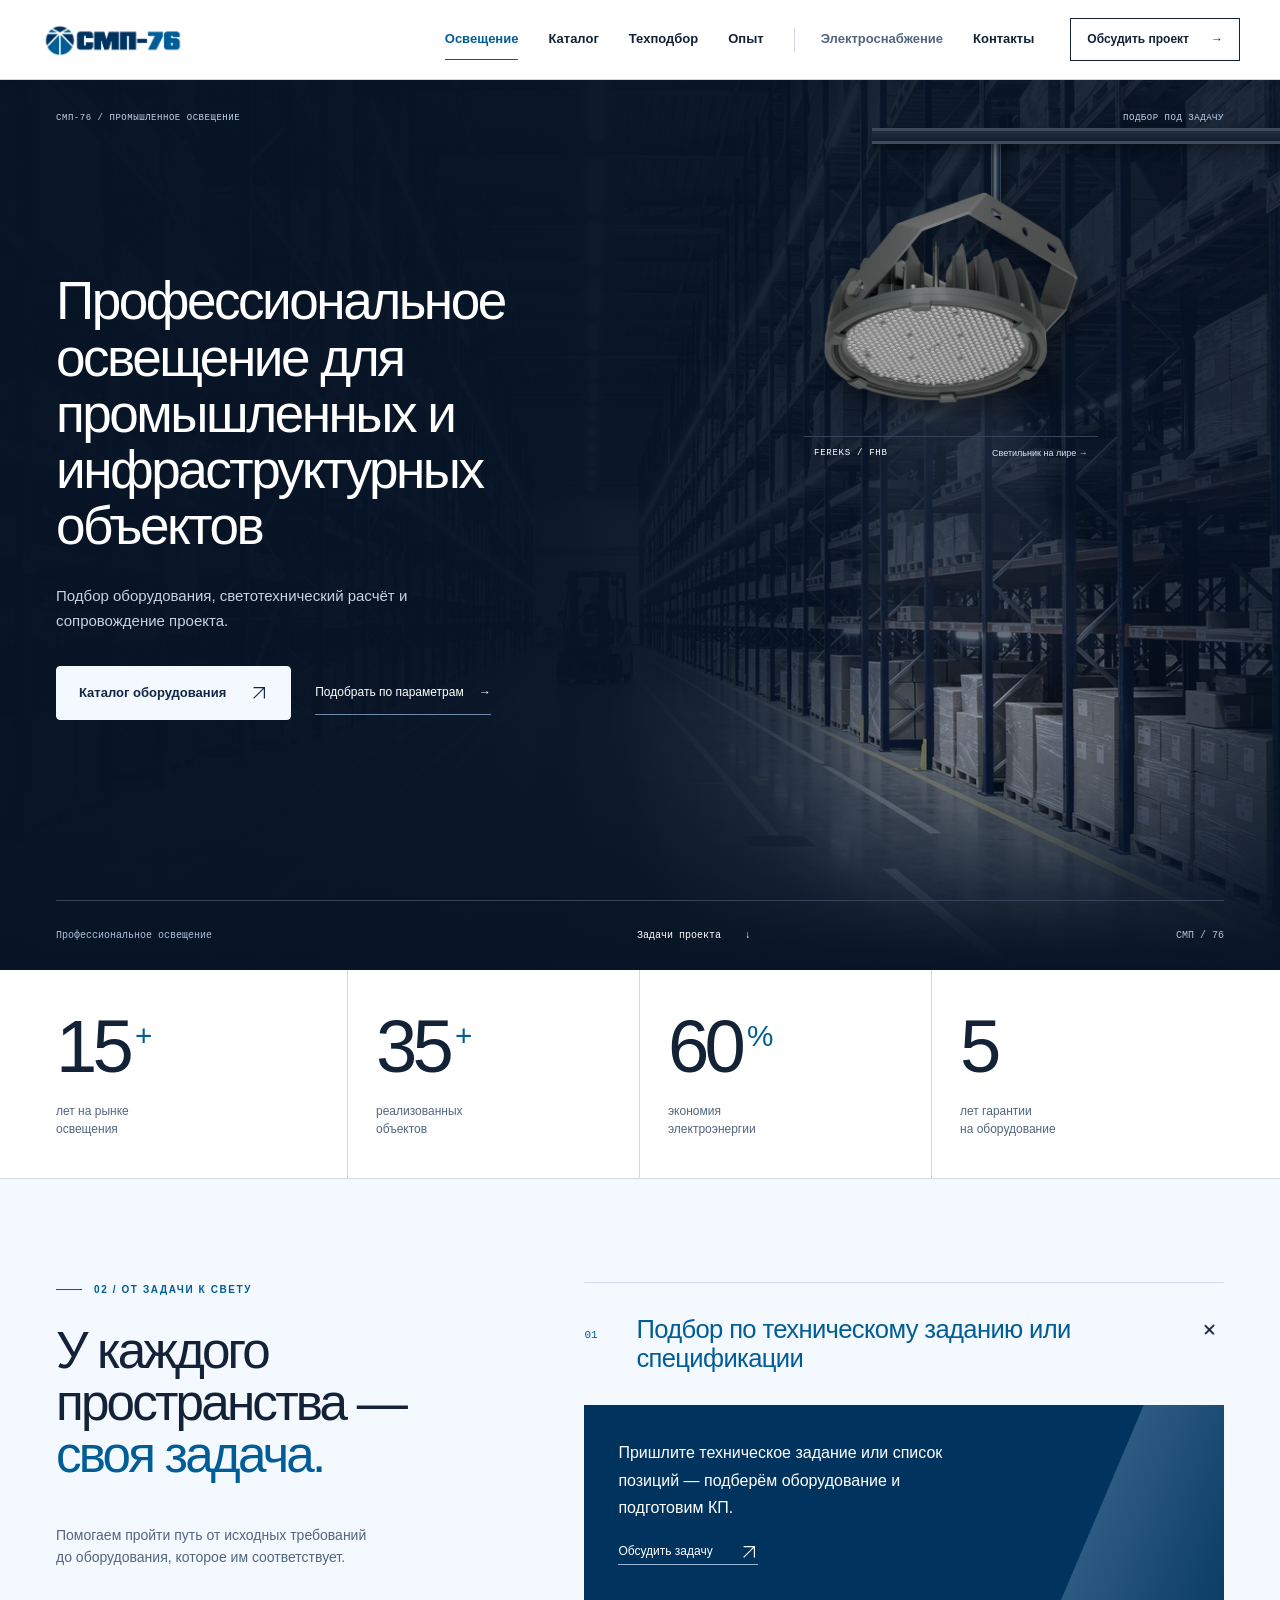
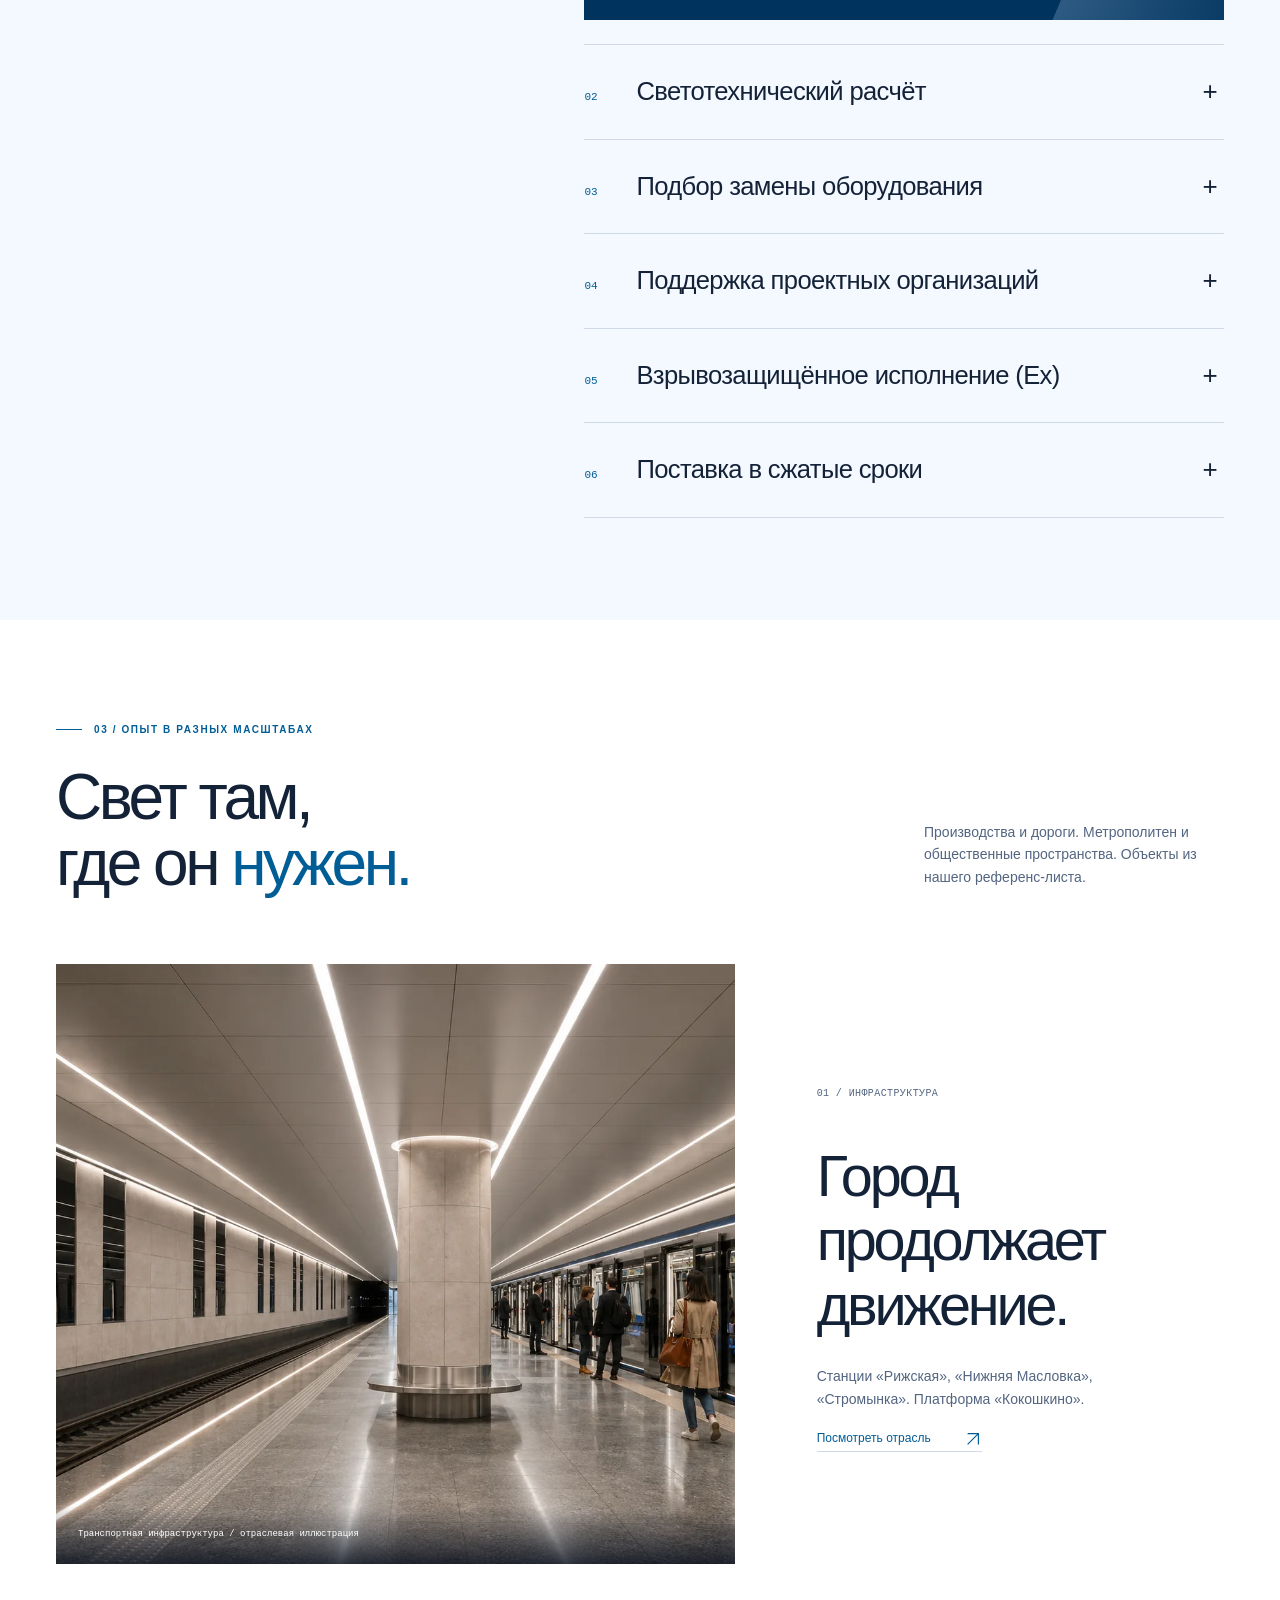
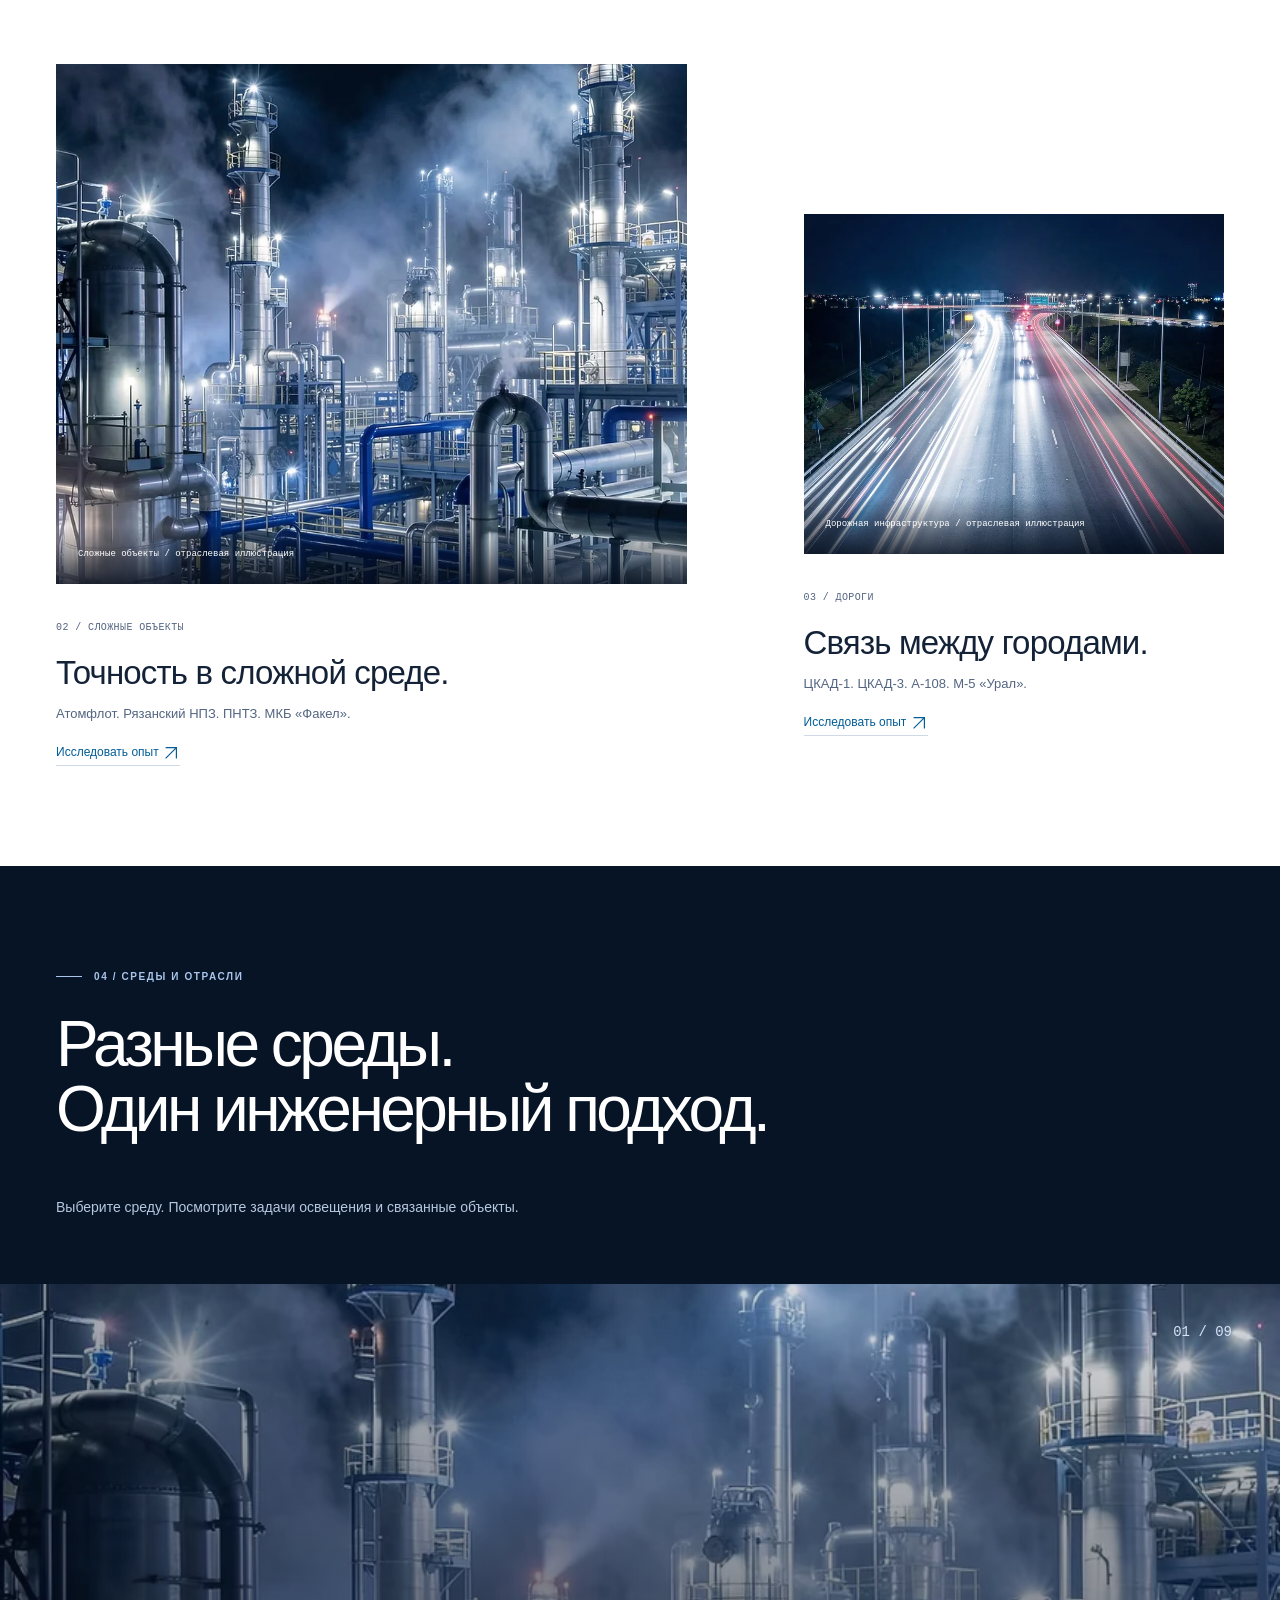
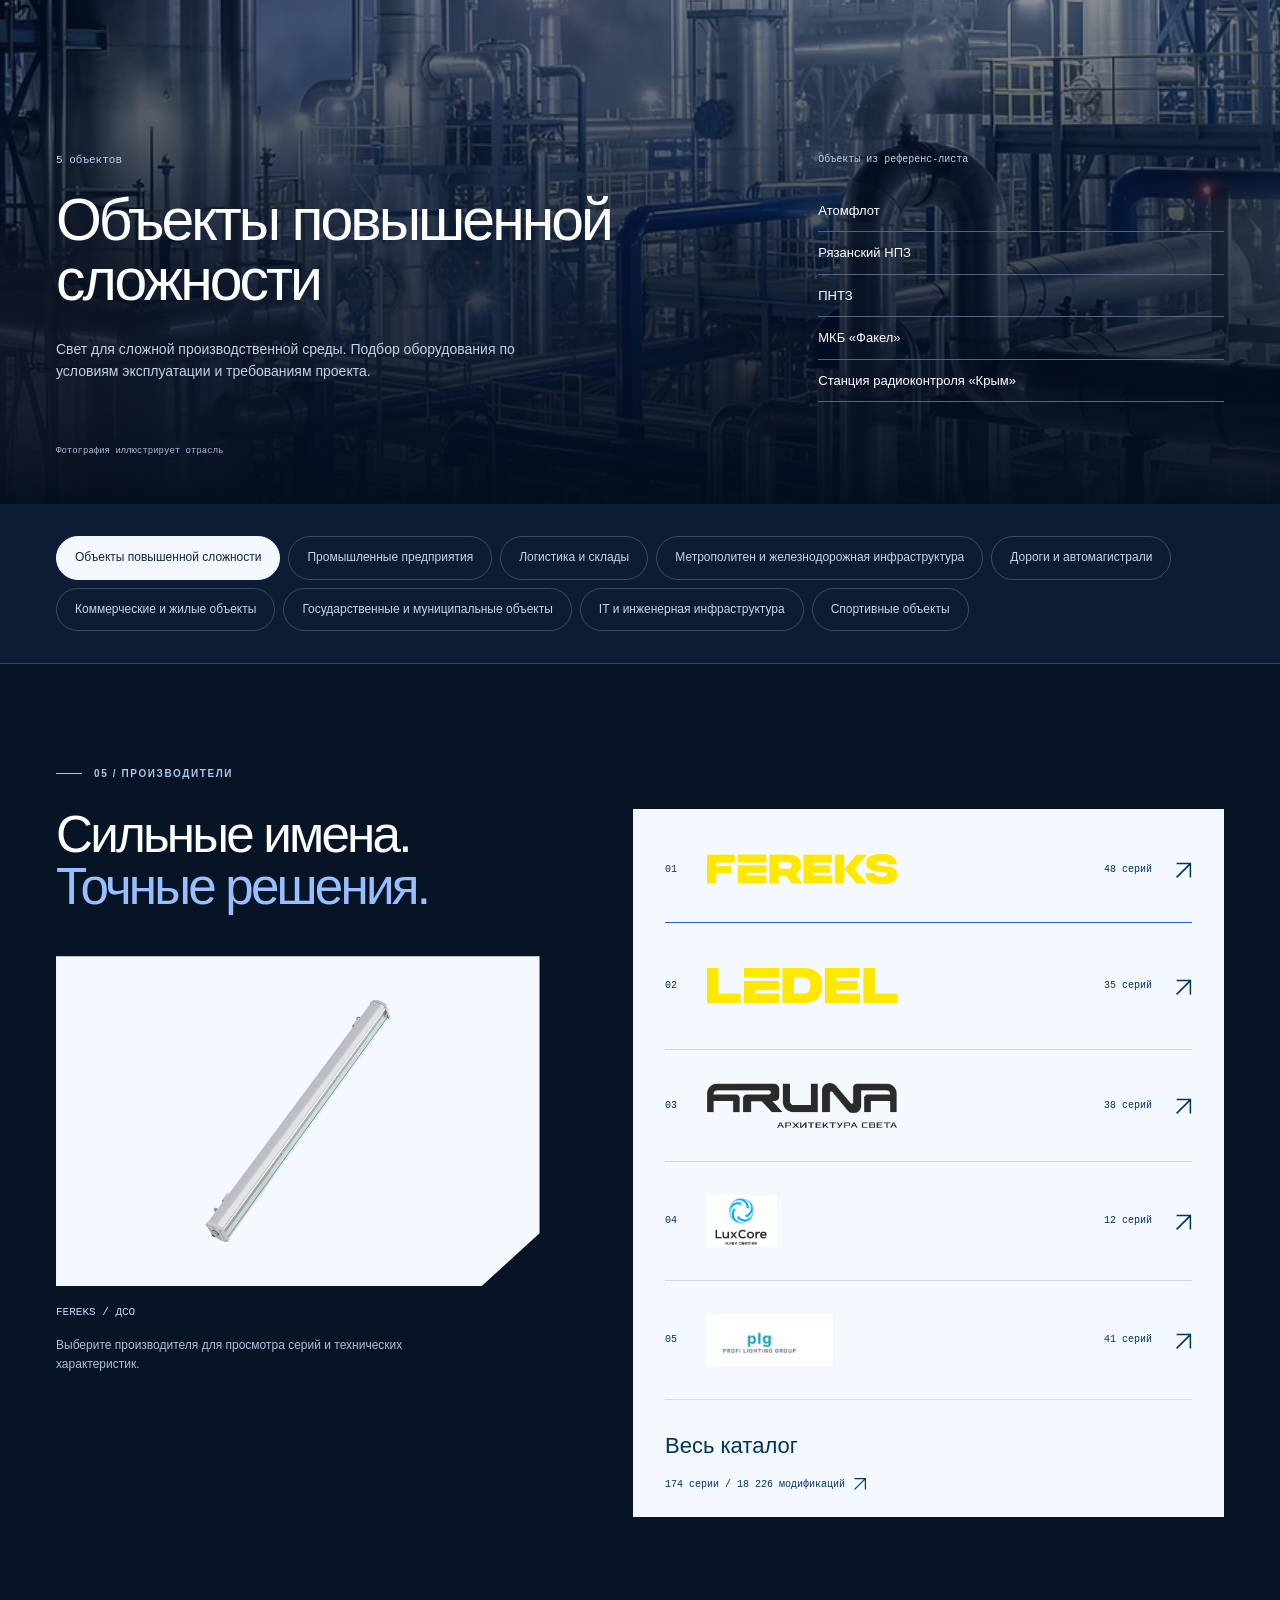
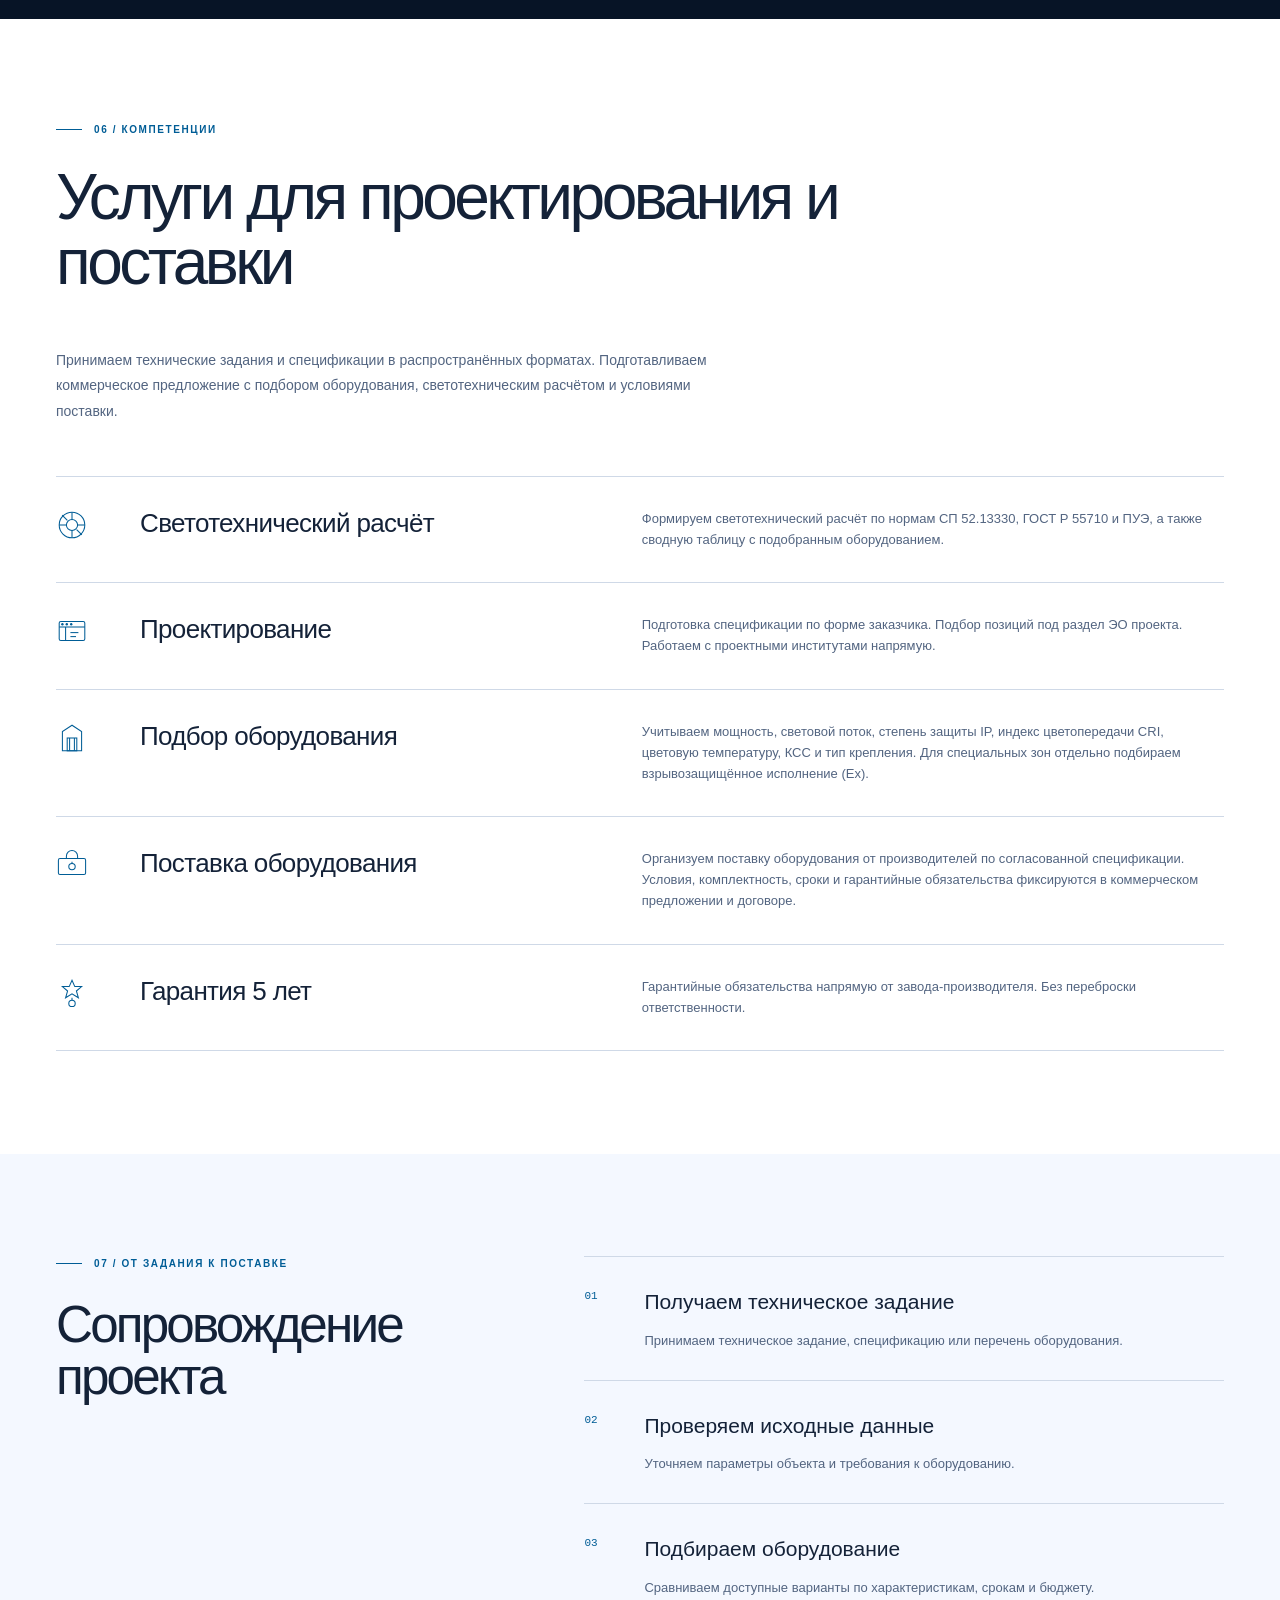
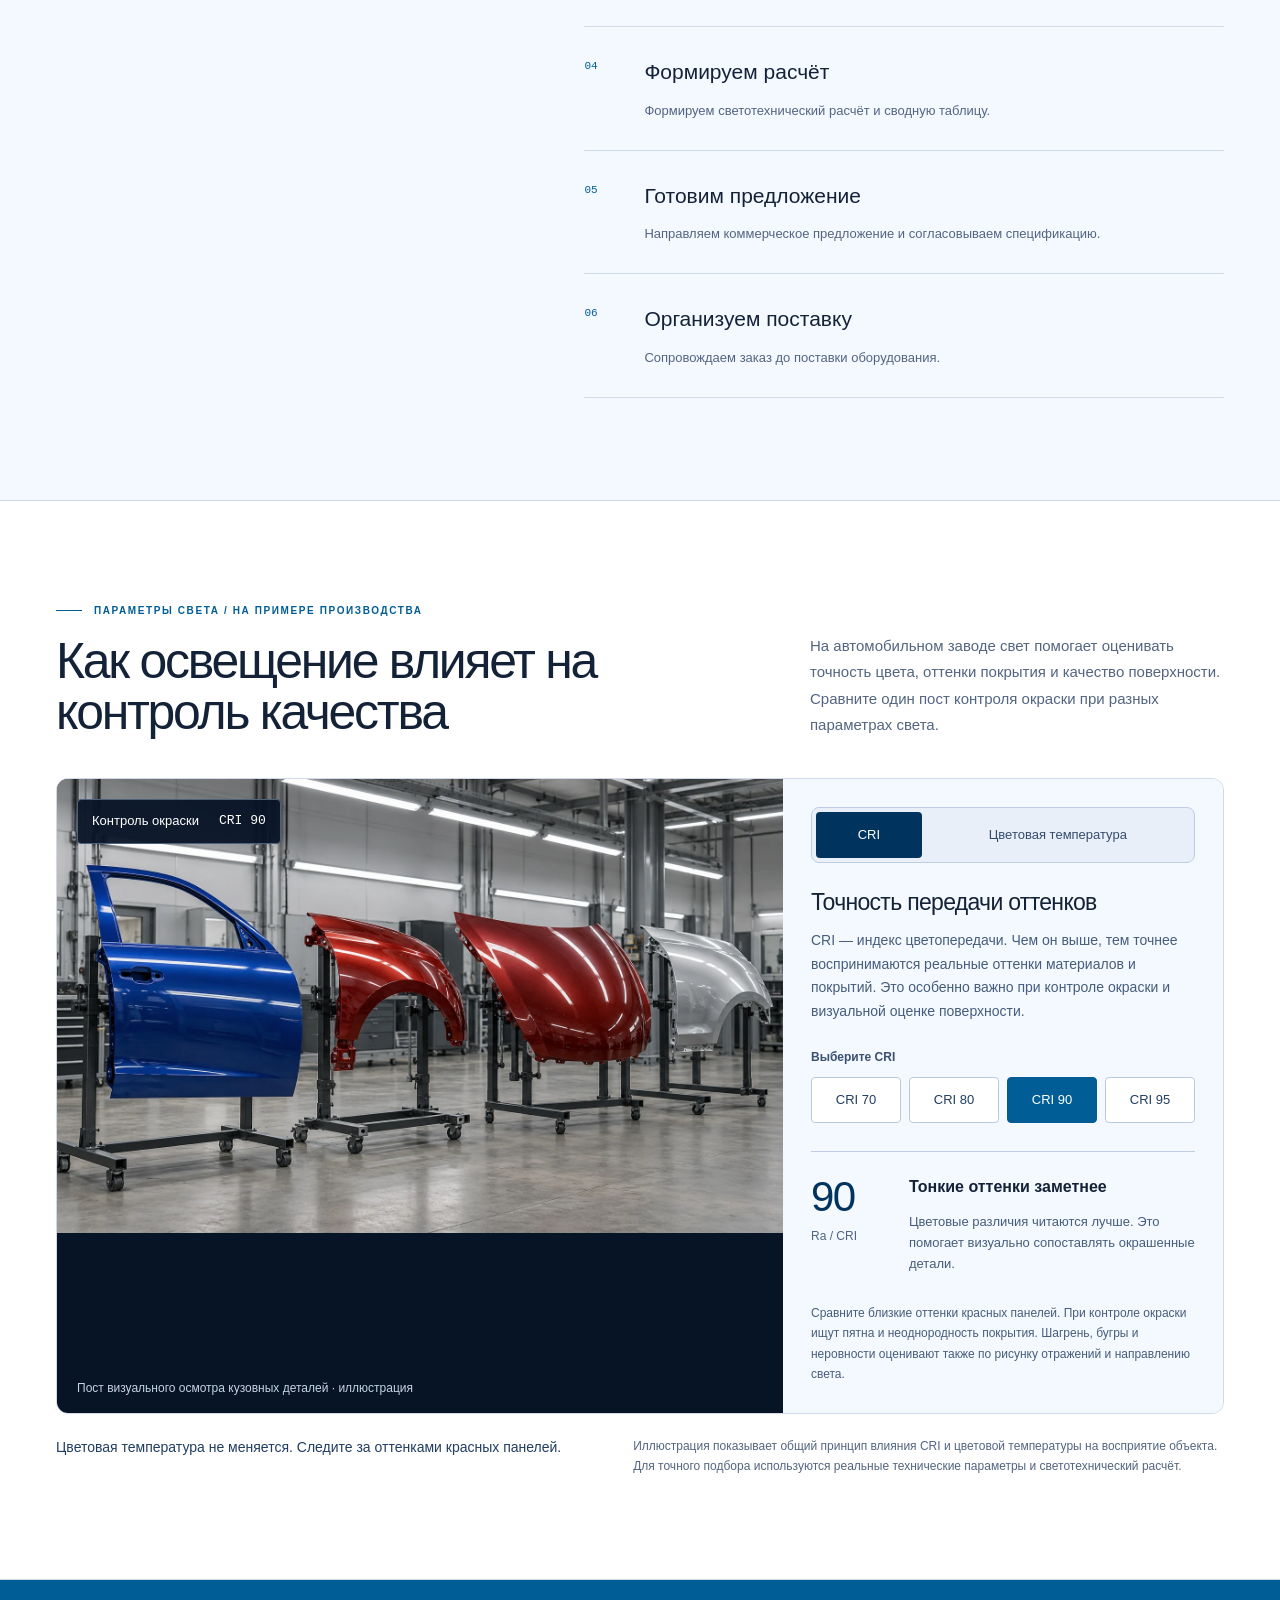
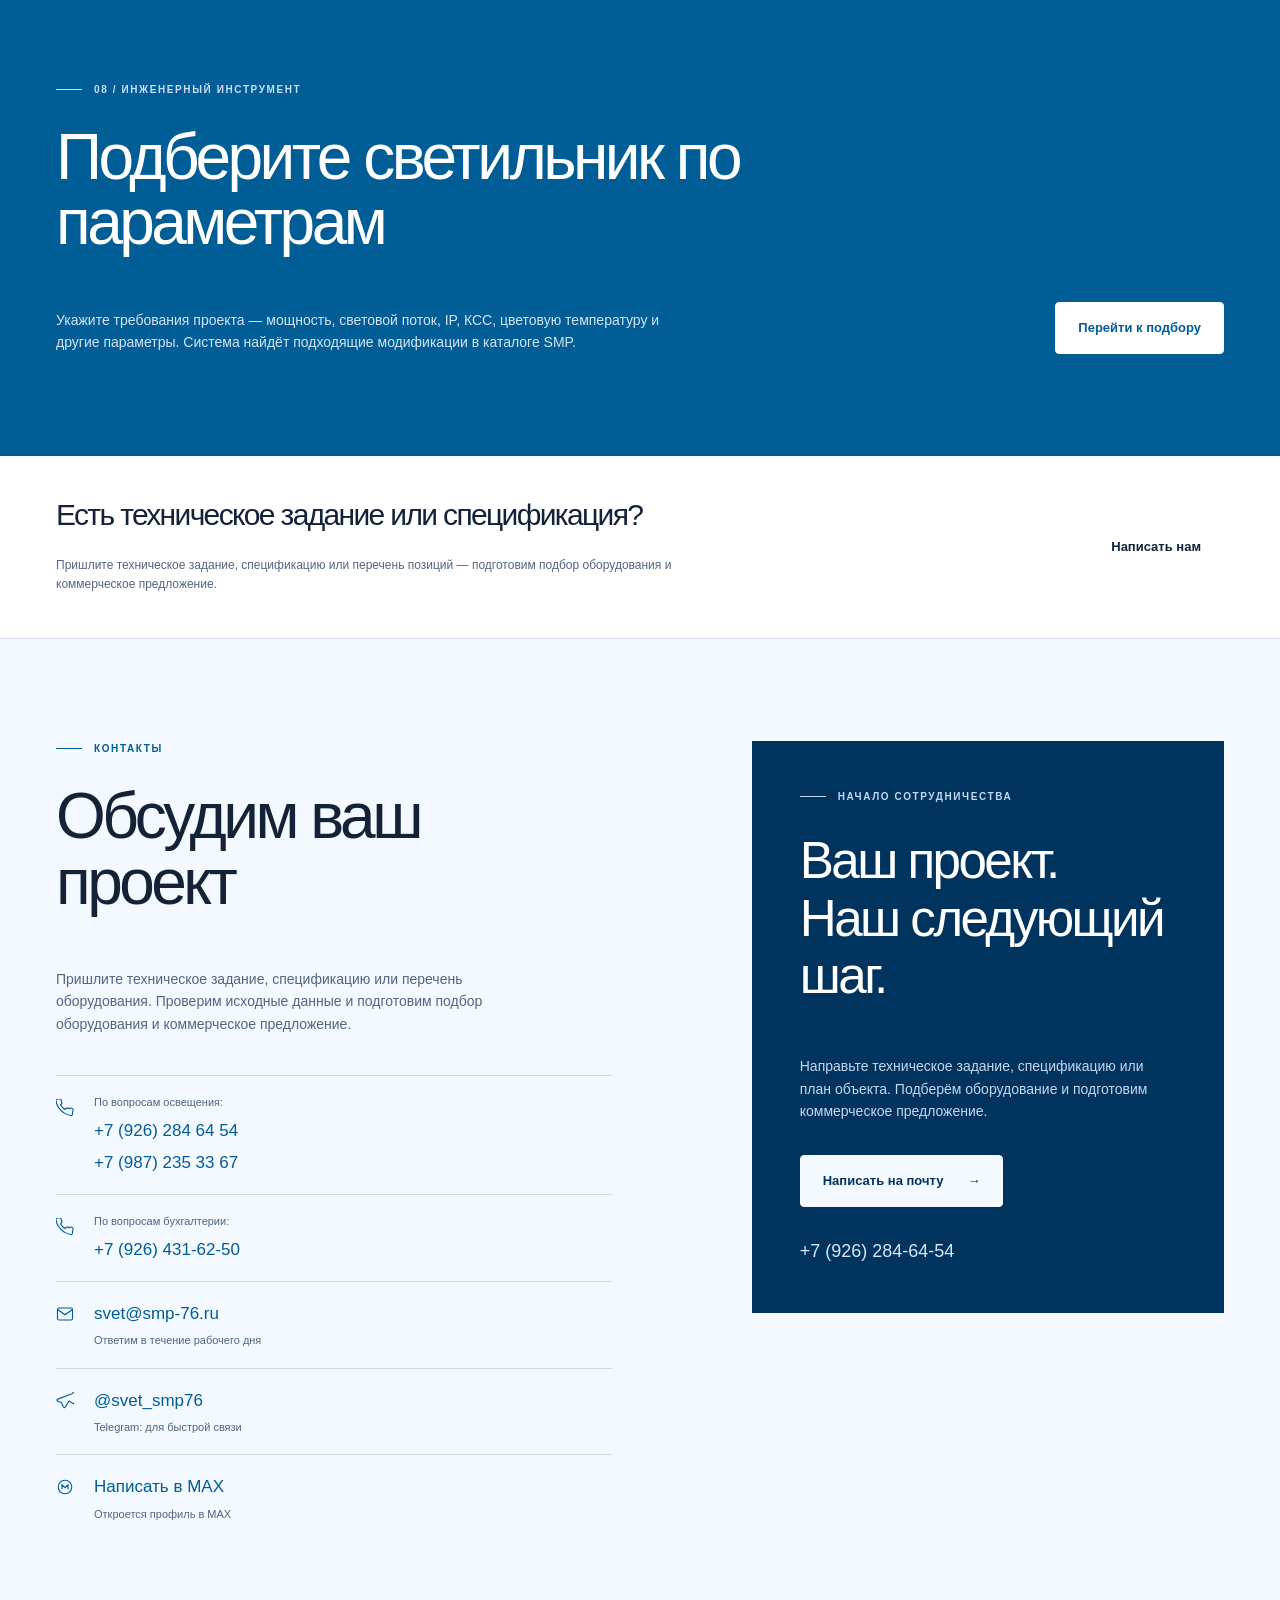
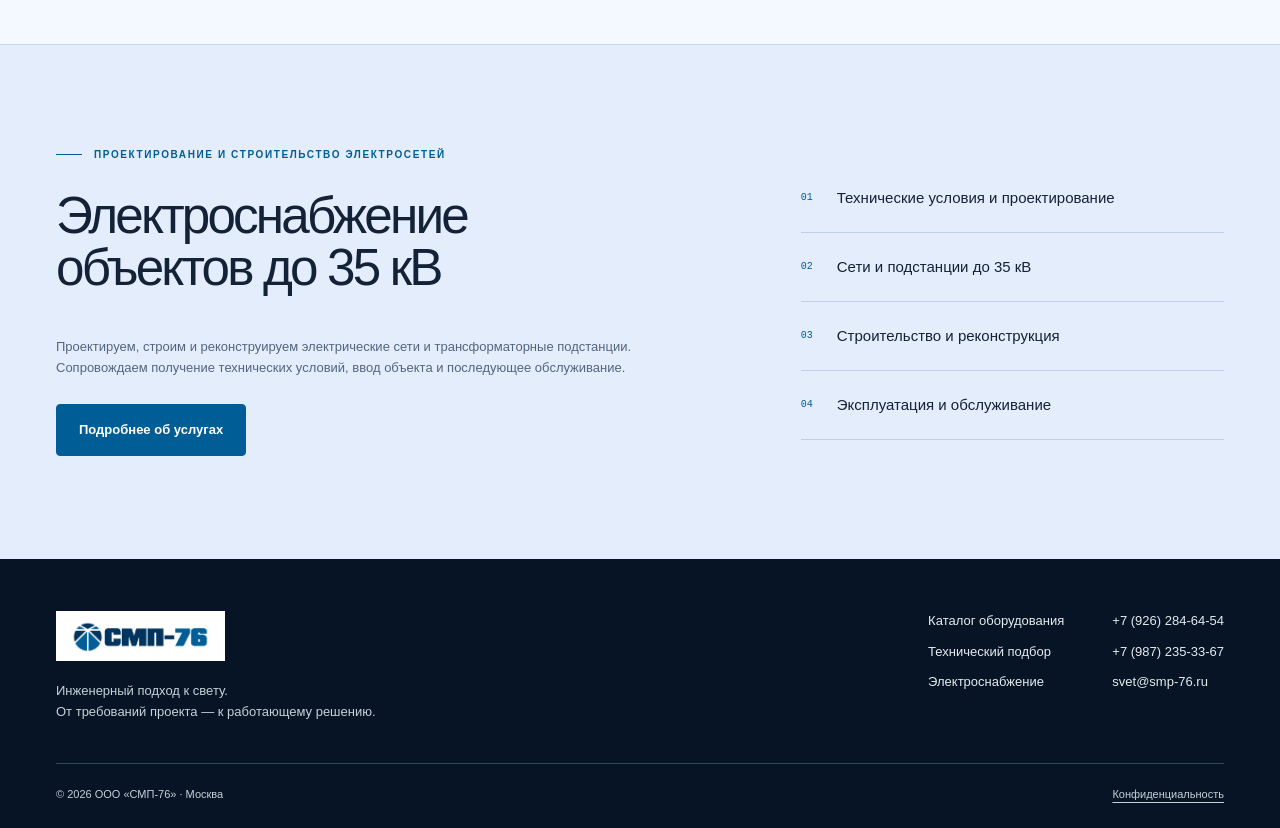
<file: index.html>
<!doctype html>
<html lang="ru">
  <head>
    <meta charset="UTF-8" />
    <meta name="viewport" content="width=device-width, initial-scale=1.0" />
    <link rel="icon" href="favicon.ico" sizes="any" />
    <link rel="icon" type="image/png" sizes="32x32" href="favicon-32x32.png" />
    <link rel="apple-touch-icon" sizes="180x180" href="apple-touch-icon.png" />
    <link rel="manifest" href="site.webmanifest" />
    <title>СМП-76: Светодиодное освещение для промышленных объектов</title>
    <meta
      name="description"
      content="Инжиниринговая компания СМП-76. Светодиодное освещение под ключ: проектирование, поставка, монтаж. 15 лет опыта, 35+ объектов по России."
    />
    <link rel="canonical" href="https://smp-76.ru/" />
    <meta name="theme-color" content="#071426" />
    <link rel="stylesheet" href="css/home.css" />
    <link rel="stylesheet" href="css/site.css" />
    <link rel="stylesheet" href="css/colour-lab.css" />
    <script src="js/site.js" defer></script>
    <script src="js/home.js" defer></script>
    <script src="js/colour-lab.js" defer></script>
    <script type="application/ld+json">
      {
        "@context": "https://schema.org",
        "@type": "Organization",
        "name": "СМП-76",
        "url": "https://smp-76.ru/",
        "logo": "https://smp-76.ru/images/logo-footer-hd.png",
        "email": "svet@smp-76.ru",
        "telephone": ["+79262846454", "+79872353367"],
        "address": {
          "@type": "PostalAddress",
          "addressLocality": "Москва",
          "streetAddress": "ул. Подольских Курсантов, владение 24Д, стр. 4, офис 2",
          "addressCountry": "RU"
        }
      }
    </script>
  </head>
  <body class="home">
    <a class="skip-link" href="#main-content">Перейти к содержимому</a>
    <header class="smp-header" id="companyHeader">
      <div class="smp-header-inner">
        <a class="smp-brand" href="/" aria-label="СМП-76 — главная"
          ><img
            src="images/logo-footer-hd.png"
            width="146"
            height="38"
            alt="СМП-76"
            decoding="async"
            loading="lazy"
        /></a>
        <nav class="smp-nav" id="siteNav" aria-label="Основная навигация">
          <a href="/" aria-current="page">Освещение</a
          ><a href="catalog.html">Каталог</a
          ><a href="selection.html">Техподбор</a><a href="/#about">Опыт</a
          ><a href="elektrosnabzhenie.html" class="nav-secondary"
            >Электроснабжение</a
          ><a href="/#contact">Контакты</a>
        </nav>
        <a class="smp-contact" href="mailto:svet@smp-76.ru"
          >Обсудить проект <span aria-hidden="true">→</span></a
        ><button
          class="smp-menu"
          type="button"
          aria-controls="siteNav"
          aria-expanded="false"
          aria-label="Открыть меню"
        >
          <span></span><span></span>
        </button>
      </div>
    </header>
    <main id="main-content">
      <!-- TWO-LEVEL COMPANY NAVIGATION -->
      <!-- HERO -->
      <section class="home-hero" id="home" aria-labelledby="homeTitle">
        <div class="hero-environment" aria-hidden="true">
          <img
            class="hero-room"
            src="images/reference-logistics.webp"
            alt=""
            width="1800"
            height="1020"
            decoding="async"
            fetchpriority="low"
          />
          <div class="hero-room-lit"></div>
          <svg
            class="hero-light-volume"
            viewBox="0 0 1000 1000"
            preserveAspectRatio="none"
            aria-hidden="true"
          >
            <defs>
              <linearGradient
                id="fhbBeam"
                gradientUnits="userSpaceOnUse"
                x1="740"
                y1="320"
                x2="770"
                y2="800"
              >
                <stop offset="0" stop-color="#e4efff" stop-opacity=".13" />
                <stop offset=".2" stop-color="#d8e8ff" stop-opacity=".09" />
                <stop offset=".65" stop-color="#d8e8ff" stop-opacity=".045" />
                <stop offset="1" stop-color="#d8e8ff" stop-opacity="0" />
              </linearGradient>
              <linearGradient
                id="fhbBeamMobile"
                gradientUnits="userSpaceOnUse"
                x1="490"
                y1="707"
                x2="500"
                y2="840"
              >
                <stop offset="0" stop-color="#e4efff" stop-opacity=".12" />
                <stop offset=".25" stop-color="#d8e8ff" stop-opacity=".08" />
                <stop offset=".65" stop-color="#d8e8ff" stop-opacity=".035" />
                <stop offset="1" stop-color="#d8e8ff" stop-opacity="0" />
              </linearGradient>
              <filter
                id="fhbSoftEdge"
                x="-20%"
                y="-20%"
                width="140%"
                height="140%"
              >
                <feGaussianBlur stdDeviation="9" />
              </filter>
            </defs>
            <path
              class="hero-beam-desktop"
              d="M701 326 L653 818 Q773 855 887 782 L779 314Z"
              fill="url(#fhbBeam)"
              filter="url(#fhbSoftEdge)"
            />
            <path
              class="hero-beam-mobile"
              d="M403 708 L385 842 Q501 855 615 838 L577 706Z"
              fill="url(#fhbBeamMobile)"
              filter="url(#fhbSoftEdge)"
            />
          </svg>
          <div class="hero-room-shade"></div>
        </div>
        <div class="container hero-layout">
          <div class="hero-topline">
            <span>СМП-76 / Промышленное освещение</span>
            <span>Подбор под задачу</span>
          </div>
          <div class="hero-copy">
            <h1 id="homeTitle">
              Профессиональное освещение для промышленных и инфраструктурных
              объектов
            </h1>
            <div class="hero-lower">
              <p class="hero-sub">
                Подбор оборудования, светотехнический расчёт и сопровождение
                проекта.
              </p>
              <div class="hero-actions">
                <a href="catalog.html" class="btn-p"
                  >Каталог оборудования
                  <span aria-hidden="true"
                    ><svg
                      viewBox="0 0 20 20"
                      fill="none"
                      stroke="currentColor"
                      stroke-width="1.3"
                      aria-hidden="true"
                    >
                      <path d="M4 16L16 4M4 4h12v12" /></svg></span></a
                ><a href="selection.html" class="hero-link"
                  >Подобрать по параметрам <span aria-hidden="true">→</span></a
                >
              </div>
            </div>
          </div>
          <div class="light-stage" data-hero-renderer="photo">
            <figure class="hero-fixture">
              <div class="hero-fixture-rig">
                <span class="hero-mount" aria-hidden="true"></span>
                <div class="hero-fixture-pivot">
                  <img
                    src="images/fereks-fhb.webp"
                    width="566"
                    height="450"
                    alt="Промышленный светильник FEREKS FHB: оптика, ребристый корпус и поворотная лира, ракурс снизу три четверти"
                    fetchpriority="high"
                    loading="eager"
                    decoding="async"
                  />
                  <span class="hero-emitter" aria-hidden="true"></span>
                  <span class="hero-mount-point" aria-hidden="true"></span>
                </div>
              </div>
              <figcaption>
                <a href="series.html?series=fereks-fhb"
                  ><span>FEREKS / FHB</span
                  ><span
                    >Светильник на лире <span aria-hidden="true">→</span></span
                  ></a
                >
              </figcaption>
            </figure>
          </div>
        </div>
        <div class="container hero-base">
          <span>Профессиональное освещение</span
          ><a href="#tasks">Задачи проекта <span aria-hidden="true">↓</span></a
          ><span>СМП / 76</span>
        </div>
      </section>
      <!-- STATS -->
      <div class="stats">
        <div class="stats-inner">
          <div class="stat fu">
            <div class="snum">
              <span class="ctr" data-t="15">15</span><sup>+</sup>
            </div>
            <div class="slbl">лет на рынке<br />освещения</div>
          </div>
          <div class="stat fu">
            <div class="snum">
              <span class="ctr" data-t="35">35</span><sup>+</sup>
            </div>
            <div class="slbl">реализованных<br />объектов</div>
          </div>
          <div class="stat fu">
            <div class="snum">
              <span class="ctr" data-t="60">60</span><sup>%</sup>
            </div>
            <div class="slbl">экономия<br />электроэнергии</div>
          </div>
          <div class="stat fu">
            <div class="snum"><span class="ctr" data-t="5">5</span></div>
            <div class="slbl">лет гарантии<br />на оборудование</div>
          </div>
        </div>
      </div>

      <div class="beam-divider"></div>

      <!-- ЗАДАЧИ -->
      <section class="tasks" id="tasks">
        <div class="container narrative-layout">
          <div class="narrative-intro">
            <div class="slabel">02 / От задачи к свету</div>
            <h2>У каждого<br />пространства —<br /><em>своя задача.</em></h2>
            <p>
              Помогаем пройти путь от исходных требований до оборудования,
              которое им соответствует.
            </p>
          </div>
          <div class="task-sequence">
            <details class="task-scene" name="smp-tasks" open>
              <summary>
                <span class="task-number">01</span>
                <h3>Подбор по техническому заданию или спецификации</h3>
                <span class="task-plus" aria-hidden="true">+</span>
              </summary>
              <div class="task-answer">
                <p>
                  Пришлите техническое задание или список позиций — подберём
                  оборудование и подготовим КП.
                </p>
                <a href="/#contact"
                  >Обсудить задачу
                  <span aria-hidden="true"
                    ><svg
                      viewBox="0 0 20 20"
                      fill="none"
                      stroke="currentColor"
                      stroke-width="1.3"
                      aria-hidden="true"
                    >
                      <path d="M4 16L16 4M4 4h12v12" /></svg></span></a
                ><span class="task-plane" aria-hidden="true"></span>
              </div>
            </details>
            <details class="task-scene" name="smp-tasks">
              <summary>
                <span class="task-number">02</span>
                <h3>Светотехнический расчёт</h3>
                <span class="task-plus" aria-hidden="true">+</span>
              </summary>
              <div class="task-answer">
                <p>
                  Формируем светотехнический расчёт по СП 52.13330 и ГОСТ Р
                  55710, а также сводную таблицу по подобранному оборудованию.
                </p>
                <a href="/#contact"
                  >Обсудить задачу
                  <span aria-hidden="true"
                    ><svg
                      viewBox="0 0 20 20"
                      fill="none"
                      stroke="currentColor"
                      stroke-width="1.3"
                      aria-hidden="true"
                    >
                      <path d="M4 16L16 4M4 4h12v12" /></svg></span></a
                ><span class="task-plane" aria-hidden="true"></span>
              </div>
            </details>
            <details class="task-scene" name="smp-tasks">
              <summary>
                <span class="task-number">03</span>
                <h3>Подбор замены оборудования</h3>
                <span class="task-plus" aria-hidden="true">+</span>
              </summary>
              <div class="task-answer">
                <p>
                  Подбираем российские и импортные варианты с учётом технических
                  требований, бюджета, сроков поставки и условий эксплуатации.
                </p>
                <a href="/#contact"
                  >Обсудить задачу
                  <span aria-hidden="true"
                    ><svg
                      viewBox="0 0 20 20"
                      fill="none"
                      stroke="currentColor"
                      stroke-width="1.3"
                      aria-hidden="true"
                    >
                      <path d="M4 16L16 4M4 4h12v12" /></svg></span></a
                ><span class="task-plane" aria-hidden="true"></span>
              </div>
            </details>
            <details class="task-scene" name="smp-tasks">
              <summary>
                <span class="task-number">04</span>
                <h3>Поддержка проектных организаций</h3>
                <span class="task-plus" aria-hidden="true">+</span>
              </summary>
              <div class="task-answer">
                <p>
                  Предоставляем технические паспорта, BIM-файлы, IES-файлы,
                  чертежи для включения в проект.
                </p>
                <a href="/#contact"
                  >Обсудить задачу
                  <span aria-hidden="true"
                    ><svg
                      viewBox="0 0 20 20"
                      fill="none"
                      stroke="currentColor"
                      stroke-width="1.3"
                      aria-hidden="true"
                    >
                      <path d="M4 16L16 4M4 4h12v12" /></svg></span></a
                ><span class="task-plane" aria-hidden="true"></span>
              </div>
            </details>
            <details class="task-scene" name="smp-tasks">
              <summary>
                <span class="task-number">05</span>
                <h3>Взрывозащищённое исполнение (Ex)</h3>
                <span class="task-plus" aria-hidden="true">+</span>
              </summary>
              <div class="task-answer">
                <p>
                  Подбор светильников для зон 1, 2, 21, 22 по классификации
                  ATEX/IECEx. Серии Ex-FHB, Ex-FPL, Ex-ДКУ и др.
                </p>
                <a href="/#contact"
                  >Обсудить задачу
                  <span aria-hidden="true"
                    ><svg
                      viewBox="0 0 20 20"
                      fill="none"
                      stroke="currentColor"
                      stroke-width="1.3"
                      aria-hidden="true"
                    >
                      <path d="M4 16L16 4M4 4h12v12" /></svg></span></a
                ><span class="task-plane" aria-hidden="true"></span>
              </div>
            </details>
            <details class="task-scene" name="smp-tasks">
              <summary>
                <span class="task-number">06</span>
                <h3>Поставка в сжатые сроки</h3>
                <span class="task-plus" aria-hidden="true">+</span>
              </summary>
              <div class="task-answer">
                <p>
                  Серийные позиции — от 5 рабочих дней. Нестандартные исполнения
                  — по согласованию с заводом.
                </p>
                <a href="/#contact"
                  >Обсудить задачу
                  <span aria-hidden="true"
                    ><svg
                      viewBox="0 0 20 20"
                      fill="none"
                      stroke="currentColor"
                      stroke-width="1.3"
                      aria-hidden="true"
                    >
                      <path d="M4 16L16 4M4 4h12v12" /></svg></span></a
                ><span class="task-plane" aria-hidden="true"></span>
              </div>
            </details>
          </div>
        </div>
      </section>

      <!-- INDUSTRIES -->
      <section class="experience" id="about">
        <div class="container">
          <div class="editorial-heading">
            <div>
              <div class="slabel">03 / Опыт в разных масштабах</div>
              <h2>Свет там,<br />где он <em>нужен.</em></h2>
            </div>
            <p>
              Производства и дороги. Метрополитен и общественные пространства.
              Объекты из нашего референс-листа.
            </p>
          </div>
          <article class="experience-lead">
            <figure>
              <img
                src="images/reference-metro.webp"
                alt="Транспортная инфраструктура — отраслевая иллюстрация"
                loading="lazy"
                decoding="async"
              />
              <figcaption>
                Транспортная инфраструктура / отраслевая иллюстрация
              </figcaption>
            </figure>
            <div class="experience-copy">
              <span class="folio">01 / ИНФРАСТРУКТУРА</span>
              <h3>Город<br />продолжает<br />движение.</h3>
              <p>
                Станции «Рижская», «Нижняя Масловка», «Стромынка». Платформа
                «Кокошкино».
              </p>
              <a href="#industry-explorer" data-explore="metro"
                >Посмотреть отрасль
                <span aria-hidden="true"
                  ><svg
                    viewBox="0 0 20 20"
                    fill="none"
                    stroke="currentColor"
                    stroke-width="1.3"
                    aria-hidden="true"
                  >
                    <path d="M4 16L16 4M4 4h12v12" /></svg></span
              ></a>
            </div>
          </article>
          <div class="experience-pair">
            <article>
              <figure>
                <img
                  src="images/reference-complex.webp"
                  alt="Промышленная среда — отраслевая иллюстрация"
                  loading="lazy"
                  decoding="async"
                />
                <figcaption>
                  Сложные объекты / отраслевая иллюстрация
                </figcaption>
              </figure>
              <div class="experience-caption">
                <span class="folio">02 / СЛОЖНЫЕ ОБЪЕКТЫ</span>
                <h3>Точность в сложной среде.</h3>
                <p>Атомфлот. Рязанский НПЗ. ПНТЗ. МКБ «Факел».</p>
                <a href="#industry-explorer" data-explore="complex"
                  >Исследовать опыт
                  <svg
                    viewBox="0 0 20 20"
                    fill="none"
                    stroke="currentColor"
                    stroke-width="1.3"
                    aria-hidden="true"
                  >
                    <path d="M4 16L16 4M4 4h12v12" /></svg
                ></a>
              </div>
            </article>
            <article>
              <figure>
                <img
                  src="images/reference-roads.webp"
                  alt="Дорожная инфраструктура — отраслевая иллюстрация"
                  loading="lazy"
                  decoding="async"
                />
                <figcaption>
                  Дорожная инфраструктура / отраслевая иллюстрация
                </figcaption>
              </figure>
              <div class="experience-caption">
                <span class="folio">03 / ДОРОГИ</span>
                <h3>Связь между городами.</h3>
                <p>ЦКАД-1. ЦКАД-3. А-108. М-5 «Урал».</p>
                <a href="#industry-explorer" data-explore="roads"
                  >Исследовать опыт
                  <svg
                    viewBox="0 0 20 20"
                    fill="none"
                    stroke="currentColor"
                    stroke-width="1.3"
                    aria-hidden="true"
                  >
                    <path d="M4 16L16 4M4 4h12v12" /></svg
                ></a>
              </div>
            </article>
          </div>
        </div>
      </section>
      <section class="industries" id="industry-explorer">
        <div class="container">
          <div class="industries-head fu">
            <div class="slabel">04 / Среды и отрасли</div>
            <h2>Разные среды.<br />Один инженерный подход.</h2>
            <p class="sdesc">
              Выберите среду. Посмотрите задачи освещения и связанные объекты.
            </p>
          </div>

          <div class="industries-layout fu">
            <div class="industries-nav" role="tablist" aria-label="Отрасли">
              <button
                class="industry-tab active"
                type="button"
                role="tab"
                aria-selected="true"
                data-industry="complex"
                id="industry-complex"
                aria-controls="industry-panel"
                tabindex="0"
              >
                Объекты повышенной сложности
              </button>
              <button
                class="industry-tab"
                type="button"
                role="tab"
                aria-selected="false"
                data-industry="industrial"
                id="industry-industrial"
                aria-controls="industry-panel"
                tabindex="-1"
              >
                Промышленные предприятия
              </button>
              <button
                class="industry-tab"
                type="button"
                role="tab"
                aria-selected="false"
                data-industry="logistics"
                id="industry-logistics"
                aria-controls="industry-panel"
                tabindex="-1"
              >
                Логистика и склады
              </button>
              <button
                class="industry-tab"
                type="button"
                role="tab"
                aria-selected="false"
                data-industry="metro"
                id="industry-metro"
                aria-controls="industry-panel"
                tabindex="-1"
              >
                Метрополитен и железнодорожная инфраструктура
              </button>
              <button
                class="industry-tab"
                type="button"
                role="tab"
                aria-selected="false"
                data-industry="roads"
                id="industry-roads"
                aria-controls="industry-panel"
                tabindex="-1"
              >
                Дороги и автомагистрали
              </button>
              <button
                class="industry-tab"
                type="button"
                role="tab"
                aria-selected="false"
                data-industry="commercial"
                id="industry-commercial"
                aria-controls="industry-panel"
                tabindex="-1"
              >
                Коммерческие и жилые объекты
              </button>
              <button
                class="industry-tab"
                type="button"
                role="tab"
                aria-selected="false"
                data-industry="government"
                id="industry-government"
                aria-controls="industry-panel"
                tabindex="-1"
              >
                Государственные и муниципальные объекты
              </button>
              <button
                class="industry-tab"
                type="button"
                role="tab"
                aria-selected="false"
                data-industry="it"
                id="industry-it"
                aria-controls="industry-panel"
                tabindex="-1"
              >
                IT и инженерная инфраструктура
              </button>
              <button
                class="industry-tab"
                type="button"
                role="tab"
                aria-selected="false"
                data-industry="sports"
                id="industry-sports"
                aria-controls="industry-panel"
                tabindex="-1"
              >
                Спортивные объекты
              </button>
            </div>

            <article
              class="industry-panel"
              id="industry-panel"
              aria-live="polite"
              role="tabpanel"
              aria-labelledby="industry-complex"
            >
              <div class="industry-bg" id="industry-bg"></div>
              <div
                class="industry-bg industry-bg-next"
                id="industry-bg-next"
                aria-hidden="true"
              ></div>
              <div class="industry-light" aria-hidden="true"></div>
              <span
                class="industry-folio"
                id="industry-folio"
                aria-hidden="true"
                >01 / 09</span
              >
              <div class="industry-shade"></div>
              <div class="industry-content">
                <div class="industry-count" id="industry-count">5 объектов</div>
                <h3 id="industry-title">Объекты повышенной сложности</h3>
                <p id="industry-description">
                  Свет для сложной производственной среды. Подбор оборудования
                  по условиям эксплуатации и требованиям проекта.
                </p>
                <span class="industry-list-label"
                  >Объекты из референс-листа</span
                >
                <ul class="industry-projects" id="industry-projects">
                  <li>Атомфлот</li>
                  <li>Рязанский НПЗ</li>
                  <li>ПНТЗ</li>
                  <li>МКБ «Факел»</li>
                  <li>Станция радиоконтроля «Крым»</li>
                </ul>
                <span class="industry-image-note"
                  >Фотография иллюстрирует отрасль</span
                >
              </div>
            </article>
          </div>
        </div>
      </section>

      <div class="beam-divider"></div>

      <!-- SERVICES BENTO -->

      <!-- WHY -->

      <!-- CATALOGUE -->
      <section class="manufacturers" id="catalogue">
        <div class="container">
          <div class="slabel">05 / Производители</div>
          <div class="brand-composition">
            <div class="brand-stage">
              <h2>Сильные имена.<br /><em>Точные решения.</em></h2>
              <div class="brand-product" aria-hidden="true">
                <img
                  id="brand-preview-image"
                  src="images/fereks-dso.webp"
                  alt=""
                  loading="lazy"
                  decoding="async"
                /><span id="brand-preview-placeholder" hidden
                  >PLG<br /><small>Фотография не предоставлена</small></span
                >
              </div>
              <div class="brand-product-caption" id="brand-preview-caption">
                FEREKS / ДСО
              </div>
              <p>
                Выберите производителя для просмотра серий и технических
                характеристик.
              </p>
            </div>
            <div class="brand-list">
              <a
                class="manufacturer-card"
                href="catalog.html?brand=FEREKS"
                data-brand-preview="FEREKS"
                ><span class="brand-index">01</span
                ><img
                  src="logo-fereks.png"
                  alt="FEREKS"
                  loading="lazy"
                  decoding="async" /><span class="brand-series-count"
                  >48 серий</span
                ><span class="brand-arrow" aria-hidden="true"
                  ><svg
                    viewBox="0 0 20 20"
                    fill="none"
                    stroke="currentColor"
                    stroke-width="1.3"
                    aria-hidden="true"
                  >
                    <path d="M4 16L16 4M4 4h12v12" /></svg></span></a
              ><a
                class="manufacturer-card"
                href="catalog.html?brand=LEDEL"
                data-brand-preview="LEDEL"
                ><span class="brand-index">02</span
                ><img
                  src="logo-ledel.png"
                  alt="LEDEL"
                  loading="lazy"
                  decoding="async" /><span class="brand-series-count"
                  >35 серий</span
                ><span class="brand-arrow" aria-hidden="true"
                  ><svg
                    viewBox="0 0 20 20"
                    fill="none"
                    stroke="currentColor"
                    stroke-width="1.3"
                    aria-hidden="true"
                  >
                    <path d="M4 16L16 4M4 4h12v12" /></svg></span></a
              ><a
                class="manufacturer-card"
                href="catalog.html?brand=ARUNA"
                data-brand-preview="ARUNA"
                ><span class="brand-index">03</span
                ><img
                  src="logo-aruna.png"
                  alt="ARUNA"
                  loading="lazy"
                  decoding="async" /><span class="brand-series-count"
                  >38 серий</span
                ><span class="brand-arrow" aria-hidden="true"
                  ><svg
                    viewBox="0 0 20 20"
                    fill="none"
                    stroke="currentColor"
                    stroke-width="1.3"
                    aria-hidden="true"
                  >
                    <path d="M4 16L16 4M4 4h12v12" /></svg></span></a
              ><a
                class="manufacturer-card"
                href="catalog.html?brand=LUXCORE"
                data-brand-preview="LUXCORE"
                ><span class="brand-index">04</span
                ><img
                  src="logo-luxcore.png"
                  alt="LUXCORE"
                  loading="lazy"
                  decoding="async" /><span class="brand-series-count"
                  >12 серий</span
                ><span class="brand-arrow" aria-hidden="true"
                  ><svg
                    viewBox="0 0 20 20"
                    fill="none"
                    stroke="currentColor"
                    stroke-width="1.3"
                    aria-hidden="true"
                  >
                    <path d="M4 16L16 4M4 4h12v12" /></svg></span></a
              ><a
                class="manufacturer-card"
                href="catalog.html?brand=PLG"
                data-brand-preview="PLG"
                ><span class="brand-index">05</span
                ><img
                  src="logo-plg.png"
                  alt="PLG"
                  loading="lazy"
                  decoding="async" /><span class="brand-series-count"
                  >41 серий</span
                ><span class="brand-arrow" aria-hidden="true"
                  ><svg
                    viewBox="0 0 20 20"
                    fill="none"
                    stroke="currentColor"
                    stroke-width="1.3"
                    aria-hidden="true"
                  >
                    <path d="M4 16L16 4M4 4h12v12" /></svg></span></a
              ><a href="catalog.html" class="brand-all"
                >Весь каталог
                <span
                  >174 серии / 18 226 модификаций
                  <svg
                    viewBox="0 0 20 20"
                    fill="none"
                    stroke="currentColor"
                    stroke-width="1.3"
                    aria-hidden="true"
                  >
                    <path d="M4 16L16 4M4 4h12v12" /></svg></span
              ></a>
            </div>
          </div>
        </div>
      </section>

      <section class="services" id="services">
        <div class="container">
          <div class="slabel fu">06 / Компетенции</div>
          <h2 class="fu">Услуги для проектирования и поставки</h2>
          <p class="sdesc fu">
            Принимаем технические задания и спецификации в распространённых
            форматах. Подготавливаем коммерческое предложение с подбором
            оборудования, светотехническим расчётом и условиями поставки.
          </p>
          <div class="bento fu">
            <div class="bcard">
              <svg
                class="bcard-icon"
                width="40"
                height="40"
                viewbox="0 0 40 40"
                fill="none"
                stroke="currentColor"
                stroke-width="1.3"
              >
                <circle cx="20" cy="20" r="16"></circle>
                <circle cx="20" cy="20" r="7"></circle>
                <line x1="20" y1="4" x2="20" y2="13"></line>
                <line x1="20" y1="27" x2="20" y2="36"></line>
                <line x1="4" y1="20" x2="13" y2="20"></line>
                <line x1="27" y1="20" x2="36" y2="20"></line>
                <line x1="7.7" y1="7.7" x2="14.2" y2="14.2"></line>
                <line x1="25.8" y1="25.8" x2="32.3" y2="32.3"></line>
              </svg>
              <h3>Светотехнический расчёт</h3>
              <p>
                Формируем светотехнический расчёт по нормам СП 52.13330, ГОСТ Р
                55710 и ПУЭ, а также сводную таблицу с подобранным
                оборудованием.
              </p>
            </div>
            <div class="bcard">
              <svg
                class="bcard-icon"
                width="40"
                height="40"
                viewbox="0 0 40 40"
                fill="none"
                stroke="currentColor"
                stroke-width="1.3"
              >
                <rect x="4" y="8" width="32" height="24" rx="2"></rect>
                <line x1="4" y1="15" x2="36" y2="15"></line>
                <line x1="12" y1="15" x2="12" y2="32"></line>
                <circle
                  cx="8"
                  cy="11.5"
                  r="1.5"
                  fill="currentColor"
                  stroke="none"
                ></circle>
                <circle
                  cx="13.5"
                  cy="11.5"
                  r="1.5"
                  fill="currentColor"
                  stroke="none"
                ></circle>
                <circle
                  cx="19"
                  cy="11.5"
                  r="1.5"
                  fill="currentColor"
                  stroke="none"
                ></circle>
                <line x1="18" y1="22" x2="28" y2="22"></line>
                <line x1="18" y1="27" x2="25" y2="27"></line>
              </svg>
              <h3>Проектирование</h3>
              <p>
                Подготовка спецификации по форме заказчика. Подбор позиций под
                раздел ЭО проекта. Работаем с проектными институтами напрямую.
              </p>
            </div>
            <div class="bcard">
              <svg
                class="bcard-icon"
                width="40"
                height="40"
                viewbox="0 0 40 40"
                fill="none"
                stroke="currentColor"
                stroke-width="1.3"
              >
                <path d="M20 4L8 12v24h24V12L20 4z"></path>
                <rect x="14" y="20" width="12" height="16"></rect>
                <line x1="17" y1="20" x2="17" y2="36"></line>
                <line x1="23" y1="20" x2="23" y2="36"></line>
              </svg>
              <h3>Подбор оборудования</h3>
              <p>
                Учитываем мощность, световой поток, степень защиты IP, индекс
                цветопередачи CRI, цветовую температуру, КСС и тип крепления.
                Для специальных зон отдельно подбираем взрывозащищённое
                исполнение (Ex).
              </p>
            </div>
            <div class="bcard wide">
              <svg
                class="bcard-icon"
                width="40"
                height="40"
                viewbox="0 0 40 40"
                fill="none"
                stroke="currentColor"
                stroke-width="1.3"
              >
                <rect x="3" y="12" width="34" height="20" rx="2"></rect>
                <path d="M13 12V9a7 7 0 0114 0v3"></path>
                <circle cx="20" cy="22" r="4"></circle>
                <line x1="20" y1="18" x2="20" y2="16"></line>
              </svg>
              <h3>Поставка оборудования</h3>
              <p>
                Организуем поставку оборудования от производителей по
                согласованной спецификации. Условия, комплектность, сроки и
                гарантийные обязательства фиксируются в коммерческом предложении
                и договоре.
              </p>
            </div>

            <div class="bcard">
              <svg
                class="bcard-icon"
                width="40"
                height="40"
                viewbox="0 0 40 40"
                fill="none"
                stroke="currentColor"
                stroke-width="1.3"
              >
                <path
                  d="M20 4l3.5 8H32l-6.5 5.5 2.5 8.5L20 21l-8 5 2.5-8.5L8 12h8.5z"
                ></path>
                <circle cx="20" cy="33" r="4"></circle>
                <line x1="20" y1="26" x2="20" y2="29"></line>
              </svg>
              <h3>Гарантия 5 лет</h3>
              <p>
                Гарантийные обязательства напрямую от завода-производителя. Без
                переброски ответственности.
              </p>
            </div>
          </div>
        </div>
      </section>
      <section class="why" id="why">
        <div class="container">
          <div class="slabel fu">07 / От задания к поставке</div>
          <h2 class="fu">Сопровождение проекта</h2>
          <div class="project-roadmap fu">
            <div class="road-step">
              <span>01</span><strong>Получаем техническое задание</strong>
              <p>
                Принимаем техническое задание, спецификацию или перечень
                оборудования.
              </p>
            </div>
            <div class="road-step">
              <span>02</span><strong>Проверяем исходные данные</strong>
              <p>Уточняем параметры объекта и требования к оборудованию.</p>
            </div>
            <div class="road-step">
              <span>03</span><strong>Подбираем оборудование</strong>
              <p>
                Сравниваем доступные варианты по характеристикам, срокам и
                бюджету.
              </p>
            </div>
            <div class="road-step">
              <span>04</span><strong>Формируем расчёт</strong>
              <p>Формируем светотехнический расчёт и сводную таблицу.</p>
            </div>
            <div class="road-step">
              <span>05</span><strong>Готовим предложение</strong>
              <p>
                Направляем коммерческое предложение и согласовываем
                спецификацию.
              </p>
            </div>
            <div class="road-step">
              <span>06</span><strong>Организуем поставку</strong>
              <p>Сопровождаем заказ до поставки оборудования.</p>
            </div>
          </div>
        </div>
      </section>
      <!-- LIGHT QUALITY DEMONSTRATOR -->
      <section
        class="colour-lab"
        id="light-quality"
        aria-labelledby="quality-title"
      >
        <div class="container">
          <div class="quality-heading">
            <div>
              <div class="slabel">
                Параметры света / На примере производства
              </div>
              <h2 id="quality-title">
                Как освещение влияет на контроль качества
              </h2>
            </div>
            <p>
              На автомобильном заводе свет помогает оценивать точность цвета,
              оттенки покрытия и качество поверхности. Сравните один пост
              контроля окраски при разных параметрах света.
            </p>
          </div>
          <div class="quality-workspace">
            <figure class="quality-visual">
              <div
                class="quality-scene"
                aria-describedby="quality-illustration-note"
              >
                <svg
                  class="quality-filter-defs"
                  width="0"
                  height="0"
                  aria-hidden="true"
                  focusable="false"
                >
                  <defs>
                    <filter
                      id="quality-cri-70"
                      color-interpolation-filters="sRGB"
                    >
                      <feColorMatrix
                        type="matrix"
                        values=".57 .35 .08 0 0 .18 .75 .07 0 0 .14 .30 .56 0 0 0 0 0 1 0"
                      />
                    </filter>
                    <filter
                      id="quality-cri-80"
                      color-interpolation-filters="sRGB"
                    >
                      <feColorMatrix
                        type="matrix"
                        values=".78 .18 .04 0 0 .07 .90 .03 0 0 .04 .16 .80 0 0 0 0 0 1 0"
                      />
                    </filter>
                    <filter
                      id="quality-cri-90"
                      color-interpolation-filters="sRGB"
                    >
                      <feColorMatrix
                        type="matrix"
                        values=".94 .05 .01 0 0 .025 .97 .005 0 0 .01 .04 .95 0 0 0 0 0 1 0"
                      />
                    </filter>
                    <filter
                      id="quality-cct-3000"
                      color-interpolation-filters="sRGB"
                    >
                      <feColorMatrix
                        type="matrix"
                        values="1.08 0 0 0 0 0 .87 0 0 0 0 0 .68 0 0 0 0 0 1 0"
                      />
                    </filter>
                    <filter
                      id="quality-cct-4000"
                      color-interpolation-filters="sRGB"
                    >
                      <feColorMatrix
                        type="matrix"
                        values="1.04 0 0 0 0 0 .96 0 0 0 0 0 .88 0 0 0 0 0 1 0"
                      />
                    </filter>
                    <filter
                      id="quality-cct-6500"
                      color-interpolation-filters="sRGB"
                    >
                      <feColorMatrix
                        type="matrix"
                        values=".88 0 0 0 0 0 .95 0 0 0 0 0 1.08 0 0 0 0 0 1 0"
                      />
                    </filter>
                  </defs>
                </svg>
                <img
                  class="quality-scene-image"
                  data-quality-layer="0"
                  src="images/paint-inspection-scene.webp"
                  width="1586"
                  height="992"
                  loading="lazy"
                  decoding="async"
                  alt="Иллюстрация поста контроля окраски: синяя дверь, две красные кузовные панели и серебристое крыло под контрольными световыми полосами"
                  style="filter: url(#quality-cri-90)"
                />
                <img
                  class="quality-scene-image"
                  data-quality-layer="1"
                  src="images/paint-inspection-scene.webp"
                  width="1586"
                  height="992"
                  loading="lazy"
                  decoding="async"
                  alt=""
                  aria-hidden="true"
                />
                <div class="quality-scene-label">
                  <span>Контроль окраски</span
                  ><strong id="quality-scene-value">CRI 90</strong>
                </div>
              </div>
              <figcaption>
                Пост визуального осмотра кузовных деталей · иллюстрация
              </figcaption>
            </figure>
            <div class="quality-controls">
              <div
                class="quality-tabs"
                role="tablist"
                aria-label="Параметр света"
              >
                <button
                  type="button"
                  role="tab"
                  id="quality-tab-cri"
                  aria-controls="quality-panel-cri"
                  aria-selected="true"
                  tabindex="0"
                  data-quality-mode="cri"
                >
                  CRI
                </button>
                <button
                  type="button"
                  role="tab"
                  id="quality-tab-cct"
                  aria-controls="quality-panel-cct"
                  aria-selected="false"
                  tabindex="-1"
                  data-quality-mode="cct"
                >
                  Цветовая температура
                </button>
              </div>
              <div
                id="quality-panel-cri"
                class="quality-panel"
                role="tabpanel"
                aria-labelledby="quality-tab-cri"
              >
                <h3>Точность передачи оттенков</h3>
                <p class="quality-explanation">
                  CRI — индекс цветопередачи. Чем он выше, тем точнее
                  воспринимаются реальные оттенки материалов и покрытий.
                  Это особенно важно при контроле окраски и визуальной оценке
                  поверхности.
                </p>
                <fieldset class="quality-values">
                  <legend>Выберите CRI</legend>
                  <label
                    ><input type="radio" name="quality-cri" value="70" /><span
                      >CRI 70</span
                    ></label
                  >
                  <label
                    ><input type="radio" name="quality-cri" value="80" /><span
                      >CRI 80</span
                    ></label
                  >
                  <label
                    ><input
                      type="radio"
                      name="quality-cri"
                      value="90"
                      checked
                    /><span>CRI 90</span></label
                  >
                  <label
                    ><input type="radio" name="quality-cri" value="95" /><span
                      >CRI 95</span
                    ></label
                  >
                </fieldset>
                <div
                  class="quality-reading"
                  role="status"
                  aria-live="polite"
                  aria-atomic="true"
                >
                  <strong class="quality-reading-number" data-quality-number
                    >90<span>Ra / CRI</span></strong
                  >
                  <h4 data-quality-heading>Тонкие оттенки заметнее</h4>
                  <p data-quality-description>
                    Цветовые различия читаются лучше. Это помогает визуально
                    сопоставлять окрашенные детали.
                  </p>
                </div>
                <p class="quality-context">
                  Сравните близкие оттенки красных панелей. При контроле
                  окраски ищут пятна и неоднородность покрытия. Шагрень, бугры
                  и неровности оценивают также по рисунку отражений и
                  направлению света.
                </p>
              </div>
              <div
                id="quality-panel-cct"
                class="quality-panel"
                role="tabpanel"
                aria-labelledby="quality-tab-cct"
                hidden
              >
                <h3>Оттенок белого света</h3>
                <p class="quality-explanation">
                  Цветовая температура влияет на визуальное восприятие
                  пространства и окрашенных поверхностей. Одинаковый объект
                  при 3000K, 4000K и 5000K воспринимается по-разному.
                </p>
                <fieldset class="quality-values">
                  <legend>Выберите температуру</legend>
                  <label
                    ><input type="radio" name="quality-cct" value="3000" /><span
                      >3000 K</span
                    ></label
                  >
                  <label
                    ><input
                      type="radio"
                      name="quality-cct"
                      value="4000"
                      checked
                    /><span>4000 K</span></label
                  >
                  <label
                    ><input type="radio" name="quality-cct" value="5000" /><span
                      >5000 K</span
                    ></label
                  >
                  <label
                    ><input type="radio" name="quality-cct" value="6500" /><span
                      >6500 K</span
                    ></label
                  >
                </fieldset>
                <div
                  class="quality-reading"
                  role="status"
                  aria-live="polite"
                  aria-atomic="true"
                >
                  <strong class="quality-reading-number" data-quality-number
                    >4000<span>K / температура</span></strong
                  >
                  <h4 data-quality-heading>Нейтральный белый</h4>
                  <p data-quality-description>
                    Сдержанная световая среда. Сравните восприятие серого
                    металла и красного покрытия с тёплым вариантом.
                  </p>
                </div>
                <p class="quality-context">
                  Холоднее не значит точнее: цветовая температура и
                  цветопередача — разные параметры света.
                </p>
              </div>
              <noscript
                ><p class="quality-context">
                  Показан статичный пример CRI 90. Для переключения режимов
                  нужен JavaScript.
                </p></noscript
              >
            </div>
          </div>
          <div class="quality-footnote">
            <p class="quality-observe" id="quality-observe">
              Цветовая температура не меняется. Следите за оттенками красных
              панелей.
            </p>
            <p id="quality-illustration-note">
              Иллюстрация показывает общий принцип влияния CRI и цветовой
              температуры на восприятие объекта. Для точного подбора
              используются реальные технические параметры и светотехнический
              расчёт.
            </p>
          </div>
        </div>
      </section>
      <!-- EQUIPMENT SELECTION -->
      <section class="selector-section">
        <div class="container">
          <div class="selector-callout">
            <div>
              <div class="slabel">08 / Инженерный инструмент</div>
              <h2>Подберите светильник по параметрам</h2>
              <p>
                Укажите требования проекта — мощность, световой поток, IP, КСС,
                цветовую температуру и другие параметры. Система найдёт
                подходящие модификации в каталоге SMP.
              </p>
            </div>
            <a href="selection.html" class="btn-p">Перейти к подбору</a>
          </div>
        </div>
      </section>

      <!-- CTA BAND -->
      <div class="ctaband">
        <div class="cta-inner">
          <div>
            <h2>Есть техническое задание или спецификация?</h2>
            <p>
              Пришлите техническое задание, спецификацию или перечень позиций —
              подготовим подбор оборудования и коммерческое предложение.
            </p>
          </div>
          <a href="#contact" class="btn-w">Написать нам</a>
        </div>
      </div>

      <!-- CONTACT -->
      <section class="contact" id="contact">
        <div class="container">
          <div class="contact-grid">
            <div class="ci fu">
              <div class="slabel">Контакты</div>
              <h2>Обсудим ваш проект</h2>
              <p>
                Пришлите техническое задание, спецификацию или перечень
                оборудования. Проверим исходные данные и подготовим подбор
                оборудования и коммерческое предложение.
              </p>
              <div class="crow">
                <svg
                  class="cicon"
                  width="18"
                  height="18"
                  viewbox="0 0 24 24"
                  fill="none"
                  stroke="currentColor"
                  stroke-width="1.5"
                >
                  <path
                    d="M22 16.92v3a2 2 0 01-2.18 2 19.79 19.79 0 01-8.63-3.07A19.5 19.5 0 013.07 10.8 19.79 19.79 0 010 2.18 2 2 0 012 0h3a2 2 0 012 1.72c.127.96.361 1.903.7 2.81a2 2 0 01-.45 2.11L6.09 7.91a16 16 0 006 6l1.27-1.27a2 2 0 012.11-.45c.907.339 1.85.573 2.81.7A2 2 0 0122 16.92z"
                  ></path>
                </svg>
                <div>
                  <span class="contact-caption">По вопросам освещения:</span>
                  <a href="tel:+79262846454">+7 (926) 284 64 54</a>
                  <a href="tel:+79872353367">+7 (987) 235 33 67</a>
                </div>
              </div>
              <div class="crow">
                <svg
                  class="cicon"
                  width="18"
                  height="18"
                  viewbox="0 0 24 24"
                  fill="none"
                  stroke="currentColor"
                  stroke-width="1.5"
                >
                  <path
                    d="M22 16.92v3a2 2 0 01-2.18 2 19.79 19.79 0 01-8.63-3.07A19.5 19.5 0 013.07 10.8 19.79 19.79 0 010 2.18 2 2 0 012 0h3a2 2 0 012 1.72c.127.96.361 1.903.7 2.81a2 2 0 01-.45 2.11L6.09 7.91a16 16 0 006 6l1.27-1.27a2 2 0 012.11-.45c.907.339 1.85.573 2.81.7A2 2 0 0122 16.92z"
                  ></path>
                </svg>
                <div>
                  <span class="contact-caption">По вопросам бухгалтерии:</span>
                  <a href="tel:+79264316250">+7 (926) 431-62-50</a>
                </div>
              </div>
              <div class="crow">
                <svg
                  class="cicon"
                  width="18"
                  height="18"
                  viewbox="0 0 24 24"
                  fill="none"
                  stroke="currentColor"
                  stroke-width="1.5"
                >
                  <path
                    d="M4 4h16c1.1 0 2 .9 2 2v12c0 1.1-.9 2-2 2H4c-1.1 0-2-.9-2-2V6c0-1.1.9-2 2-2z"
                  ></path>
                  <polyline points="22,6 12,13 2,6"></polyline>
                </svg>
                <div>
                  <a href="mailto:svet@smp-76.ru">svet@smp-76.ru</a>
                  <small>Ответим в течение рабочего дня</small>
                </div>
              </div>
              <div class="crow">
                <svg
                  class="cicon"
                  width="18"
                  height="18"
                  viewbox="0 0 24 24"
                  fill="none"
                  stroke="currentColor"
                  stroke-width="1.5"
                >
                  <path
                    d="M21.198 2.433a2.242 2.242 0 00-1.022.215l-8.609 3.33c-2.068.8-4.133 1.598-5.724 2.21a405.15 405.15 0 01-2.849 1.09c-.42.147-.99.332-1.473.901-.728.968.193 1.798.919 2.286 1.61.516 3.275 1.009 4.654 1.472.846 1.895 1.973 4.369 2.598 5.748.35.594.756 1.17 1.379 1.17h.012c.48-.01.9-.37 1.198-.836.443-.64.784-1.267 1.177-1.896l4.22-6.21 4.474 3.29c1.095.724 1.79.25 2.033-.468.53-1.548 1.001-4.437 1.43-6.622.43-2.183.857-4.423 1.199-6.28.199-1.077-.175-1.909-.917-2.275a2.25 2.25 0 00-1.075-.152z"
                  ></path>
                </svg>
                <div>
                  <a
                    href="https://t.me/svet_smp76"
                    target="_blank"
                    rel="noopener noreferrer"
                    >@svet_smp76</a
                  >
                  <small>Telegram: для быстрой связи</small>
                </div>
              </div>
              <div class="crow">
                <svg
                  class="cicon"
                  width="18"
                  height="18"
                  viewbox="0 0 24 24"
                  fill="none"
                  stroke="currentColor"
                  stroke-width="1.5"
                >
                  <circle cx="12" cy="12" r="9"></circle>
                  <path d="M8 15V9l4 4 4-4v6"></path>
                </svg>
                <div>
                  <a
                    href="https://max.ru/u/f9LHodD0cOJLgYsDxzcNb7U6JhurbgSbknIGhqsuqGY9LowukjlMbb6f2s4"
                    target="_blank"
                    rel="noopener noreferrer"
                    >Написать в MAX</a
                  >
                  <small>Откроется профиль в MAX</small>
                </div>
              </div>
            </div>
            <div class="contact-brief fu">
              <div class="slabel">Начало сотрудничества</div>
              <h3>Ваш проект.<br />Наш следующий шаг.</h3>
              <p>
                Направьте техническое задание, спецификацию или план объекта.
                Подберём оборудование и подготовим коммерческое предложение.
              </p>
              <a
                class="btn-p"
                href="mailto:svet@smp-76.ru?subject=%D0%97%D0%B0%D0%BF%D1%80%D0%BE%D1%81%20%D0%BF%D0%BE%20%D0%BE%D1%81%D0%B2%D0%B5%D1%89%D0%B5%D0%BD%D0%B8%D1%8E"
                >Написать на почту <span aria-hidden="true">→</span></a
              ><a class="brief-phone" href="tel:+79262846454"
                >+7 (926) 284-64-54</a
              >
            </div>
          </div>
        </div>
      </section>

      <!-- ЭЛЕКТРОСНАБЖЕНИЕ -->
      <section class="electro-teaser">
        <div class="container electro-teaser-inner">
          <div>
            <div class="slabel">
              ПРОЕКТИРОВАНИЕ И СТРОИТЕЛЬСТВО ЭЛЕКТРОСЕТЕЙ
            </div>
            <h2>Электроснабжение объектов до 35 кВ</h2>
            <p>
              Проектируем, строим и реконструируем электрические сети и
              трансформаторные подстанции. Сопровождаем получение технических
              условий, ввод объекта и последующее обслуживание.
            </p>
            <a class="btn-p" href="elektrosnabzhenie.html"
              >Подробнее об услугах</a
            >
          </div>
          <div class="electro-points">
            <div class="electro-point">
              <span>01</span>Технические условия и проектирование
            </div>
            <div class="electro-point">
              <span>02</span>Сети и подстанции до 35 кВ
            </div>
            <div class="electro-point">
              <span>03</span>Строительство и реконструкция
            </div>
            <div class="electro-point">
              <span>04</span>Эксплуатация и обслуживание
            </div>
          </div>
        </div>
      </section>

      <!-- FOOTER -->
    </main>
    <footer class="smp-footer">
      <div class="container">
        <div class="footer-top">
          <div>
            <a class="footer-brand" href="/" aria-label="СМП-76 — главная"
              ><img
                src="images/logo-footer-hd.png"
                width="145"
                height="36"
                alt="СМП-76"
                loading="lazy"
                decoding="async"
            /></a>
            <p>
              Инженерный подход к свету.<br />От требований проекта — к
              работающему решению.
            </p>
          </div>
          <div class="footer-links">
            <a href="catalog.html">Каталог оборудования</a
            ><a href="tel:+79262846454">+7 (926) 284-64-54</a
            ><a href="selection.html">Технический подбор</a
            ><a href="tel:+79872353367">+7 (987) 235-33-67</a
            ><a href="elektrosnabzhenie.html">Электроснабжение</a
            ><a href="mailto:svet@smp-76.ru">svet@smp-76.ru</a>
          </div>
        </div>
        <div class="footer-bottom">
          <span>© 2026 ООО «СМП-76» · Москва</span
          ><a href="privacy.html">Конфиденциальность</a>
        </div>
      </div>
    </footer>
  </body>
</html>
</file>
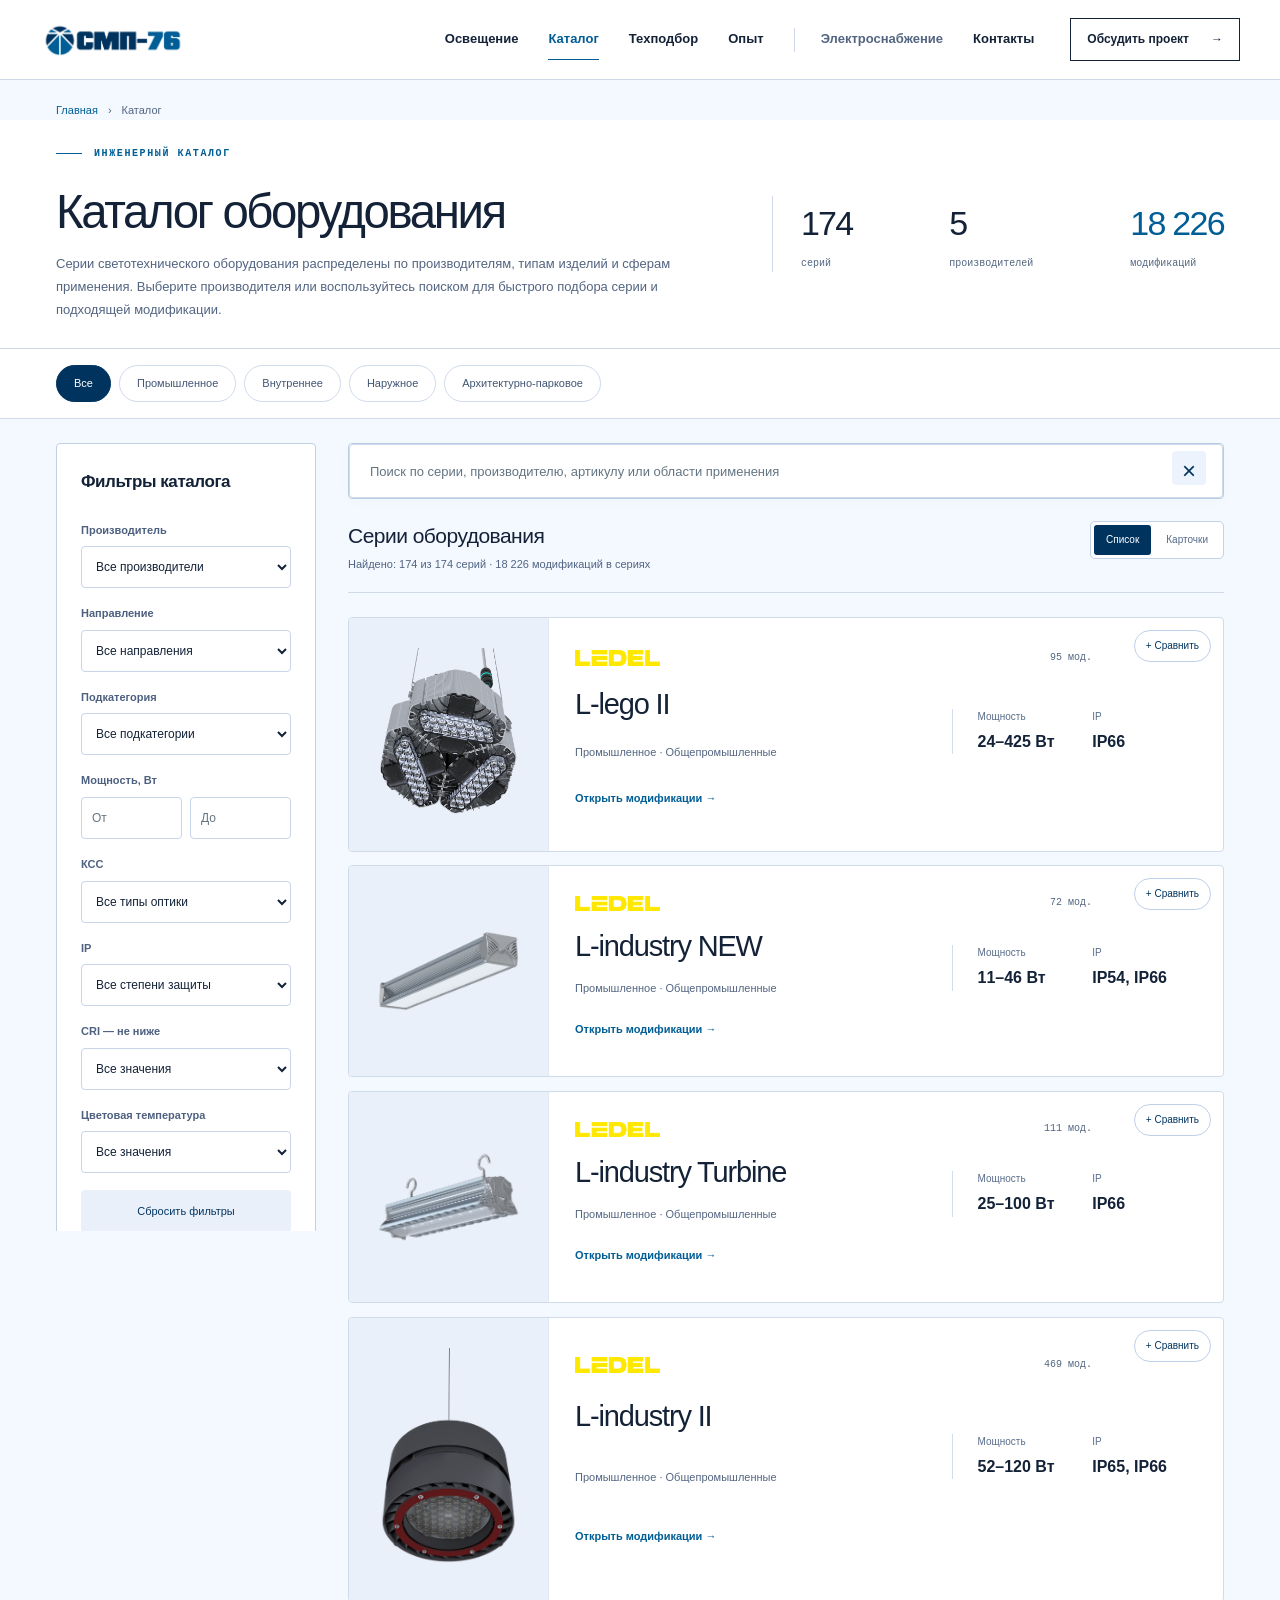
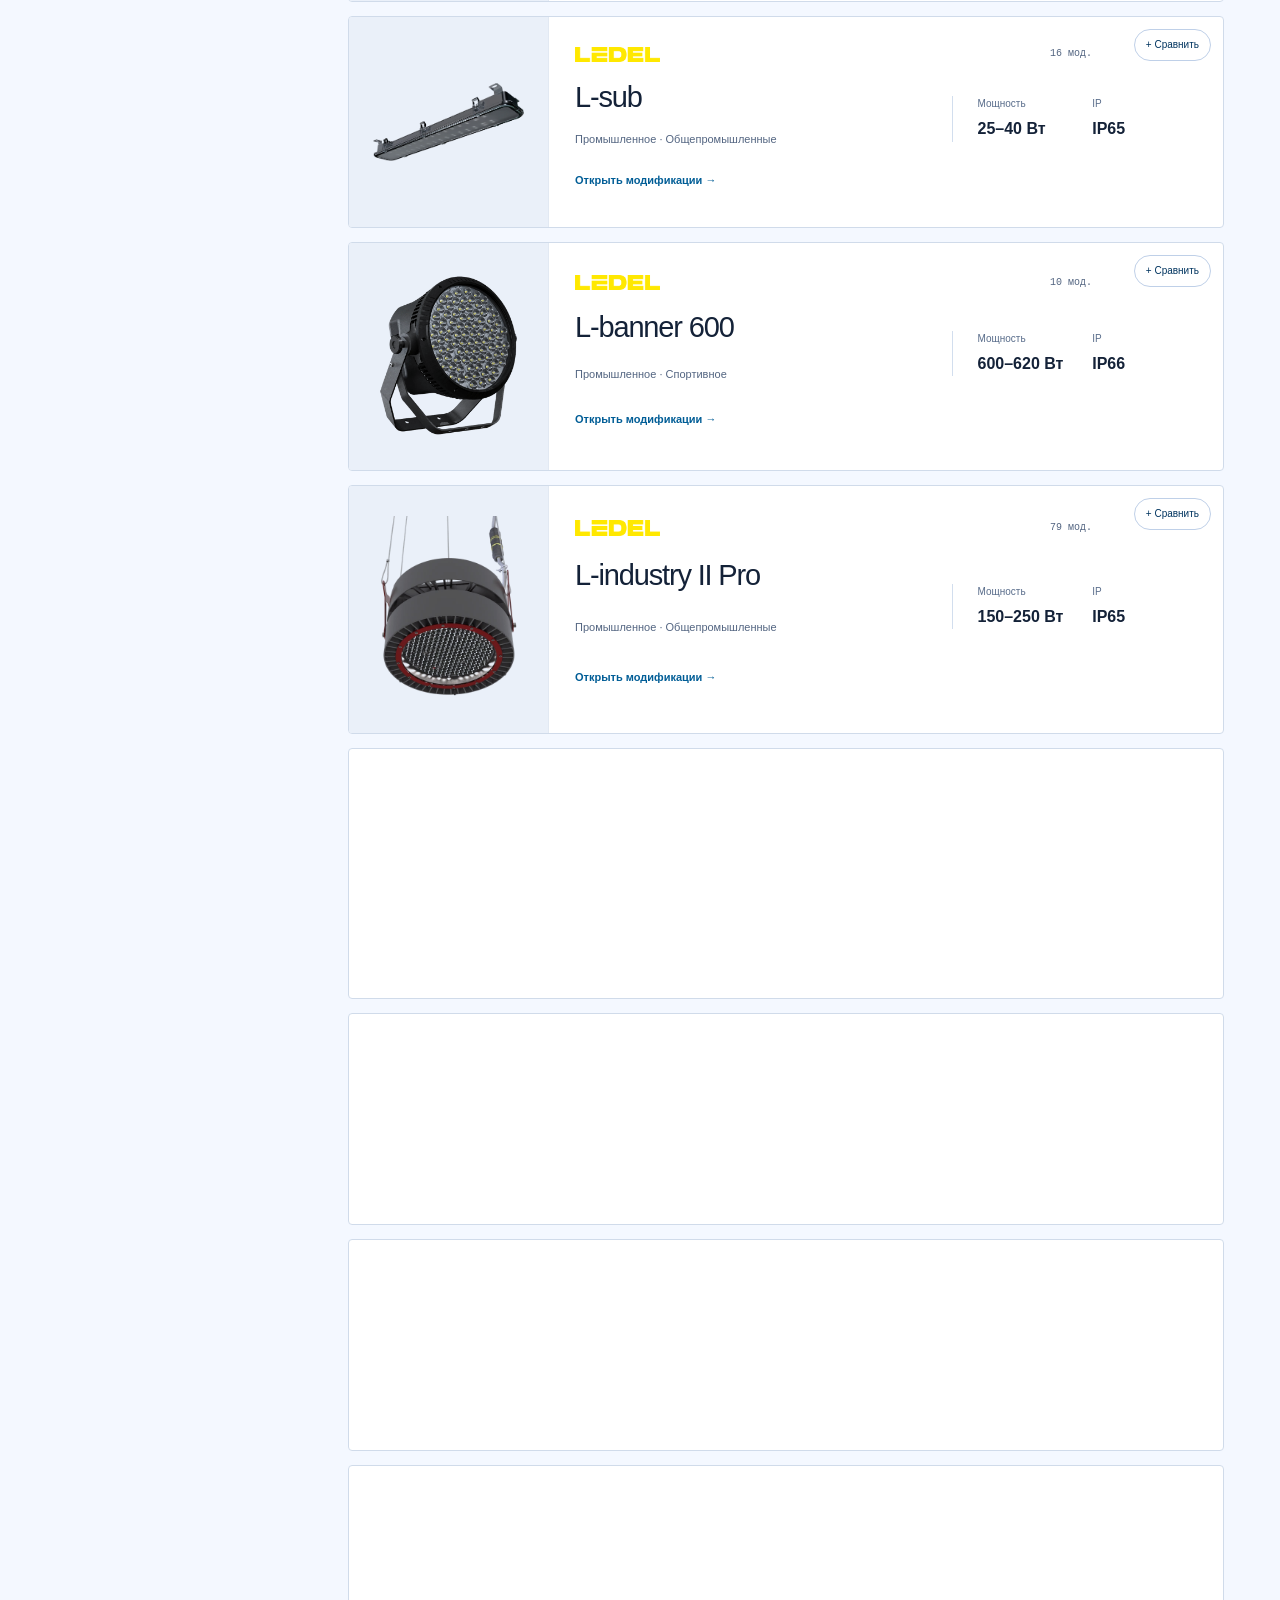
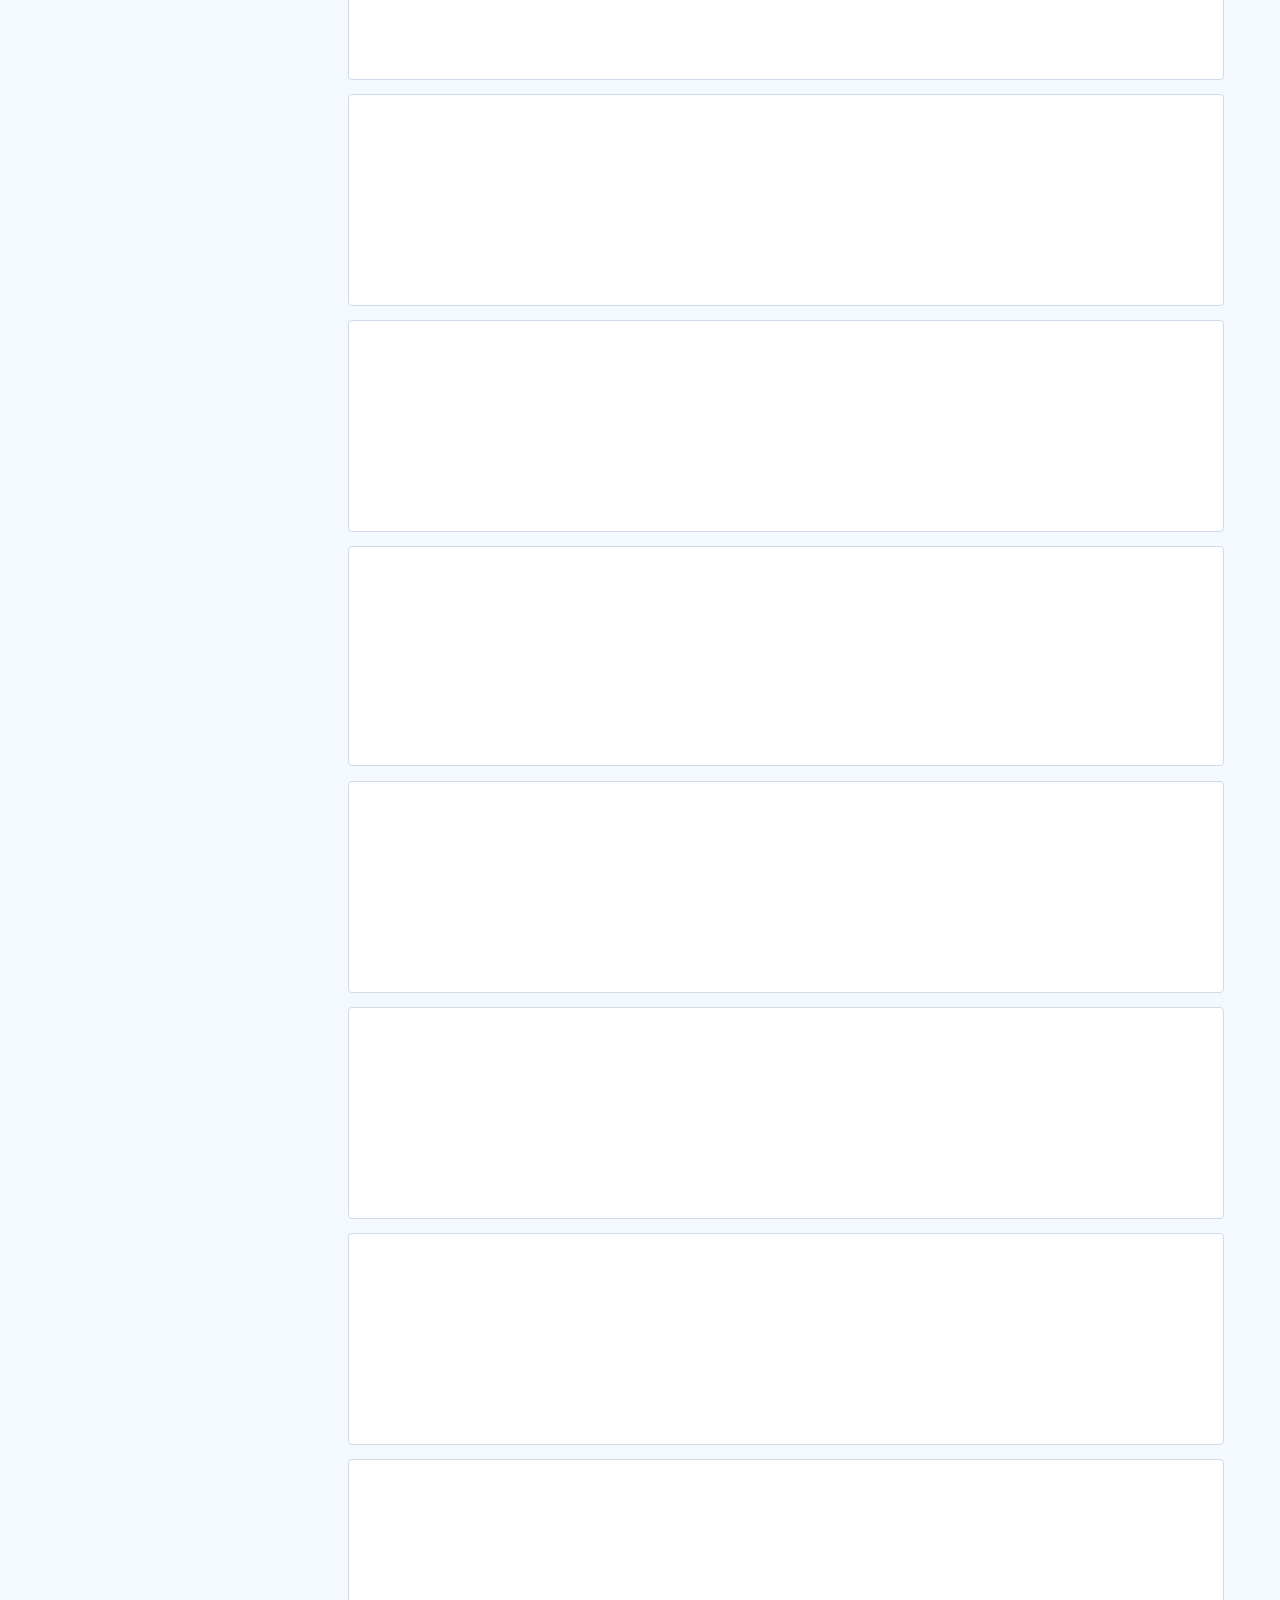
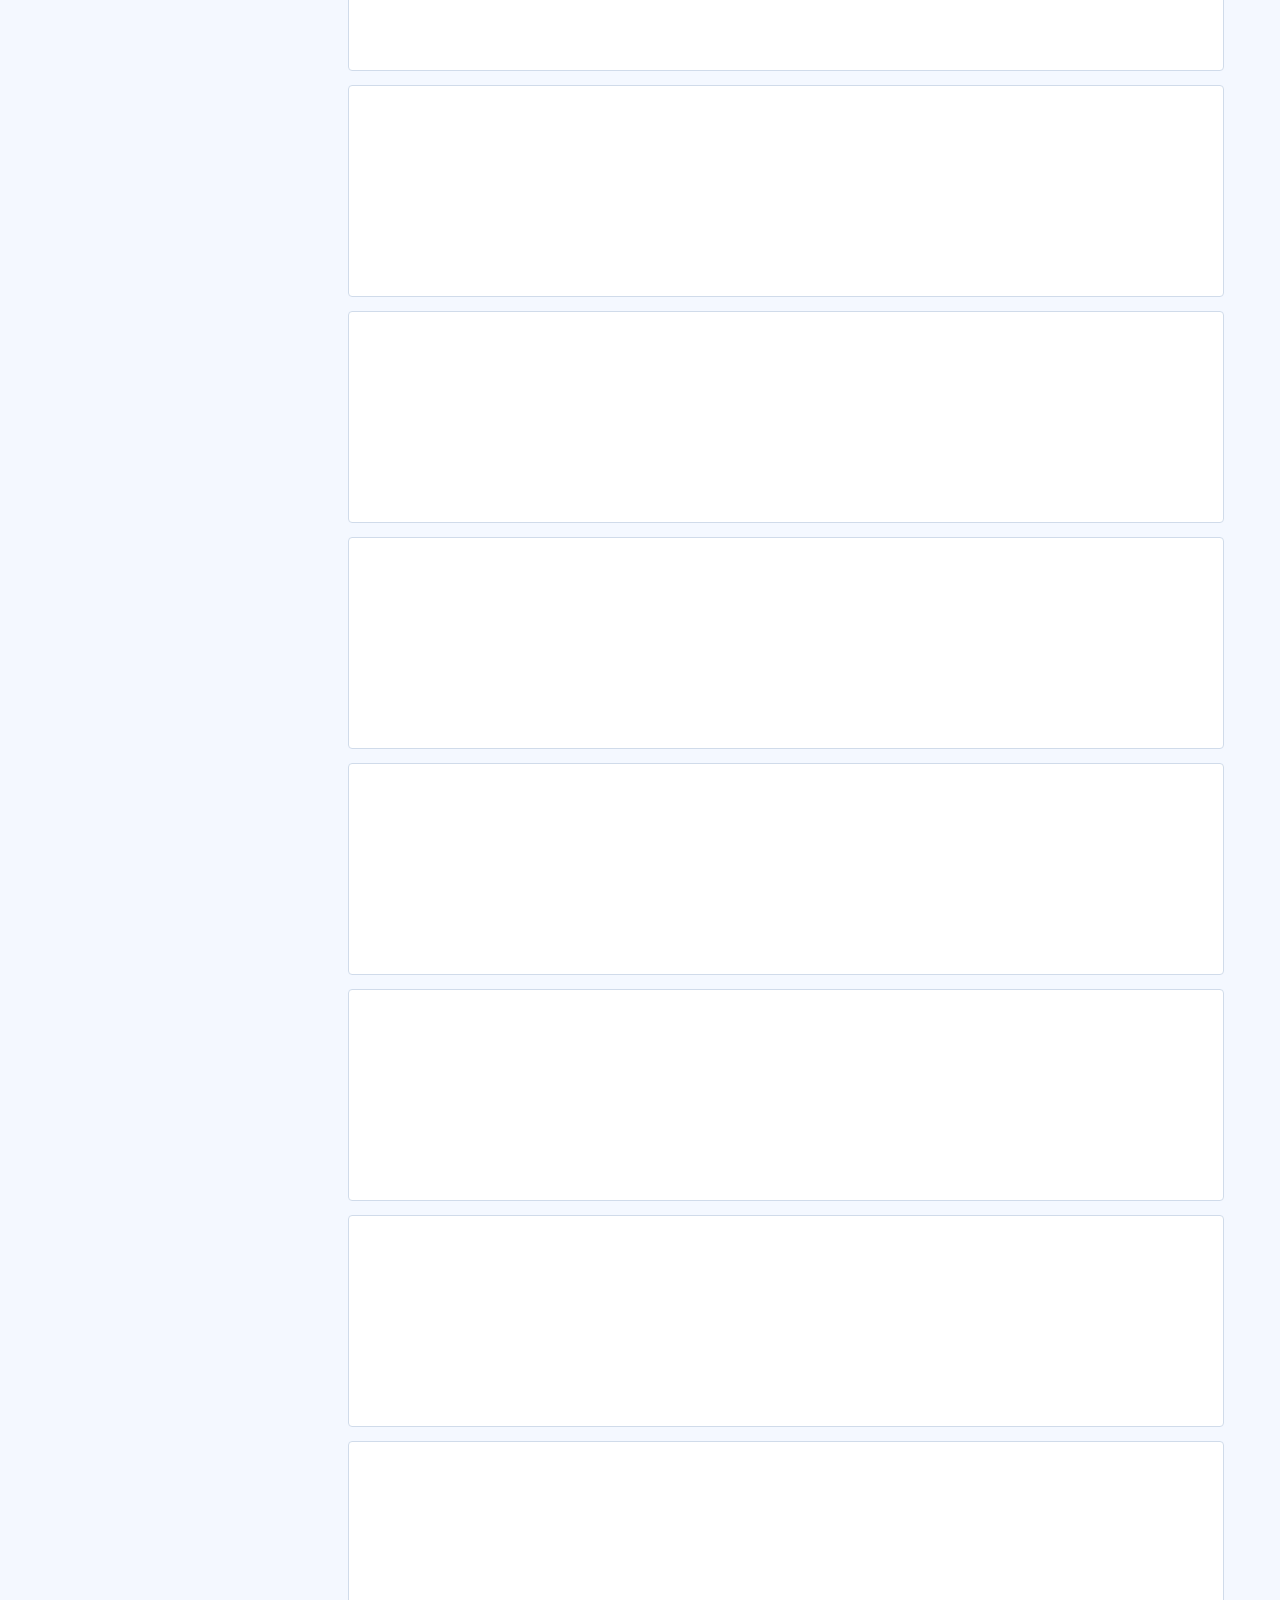
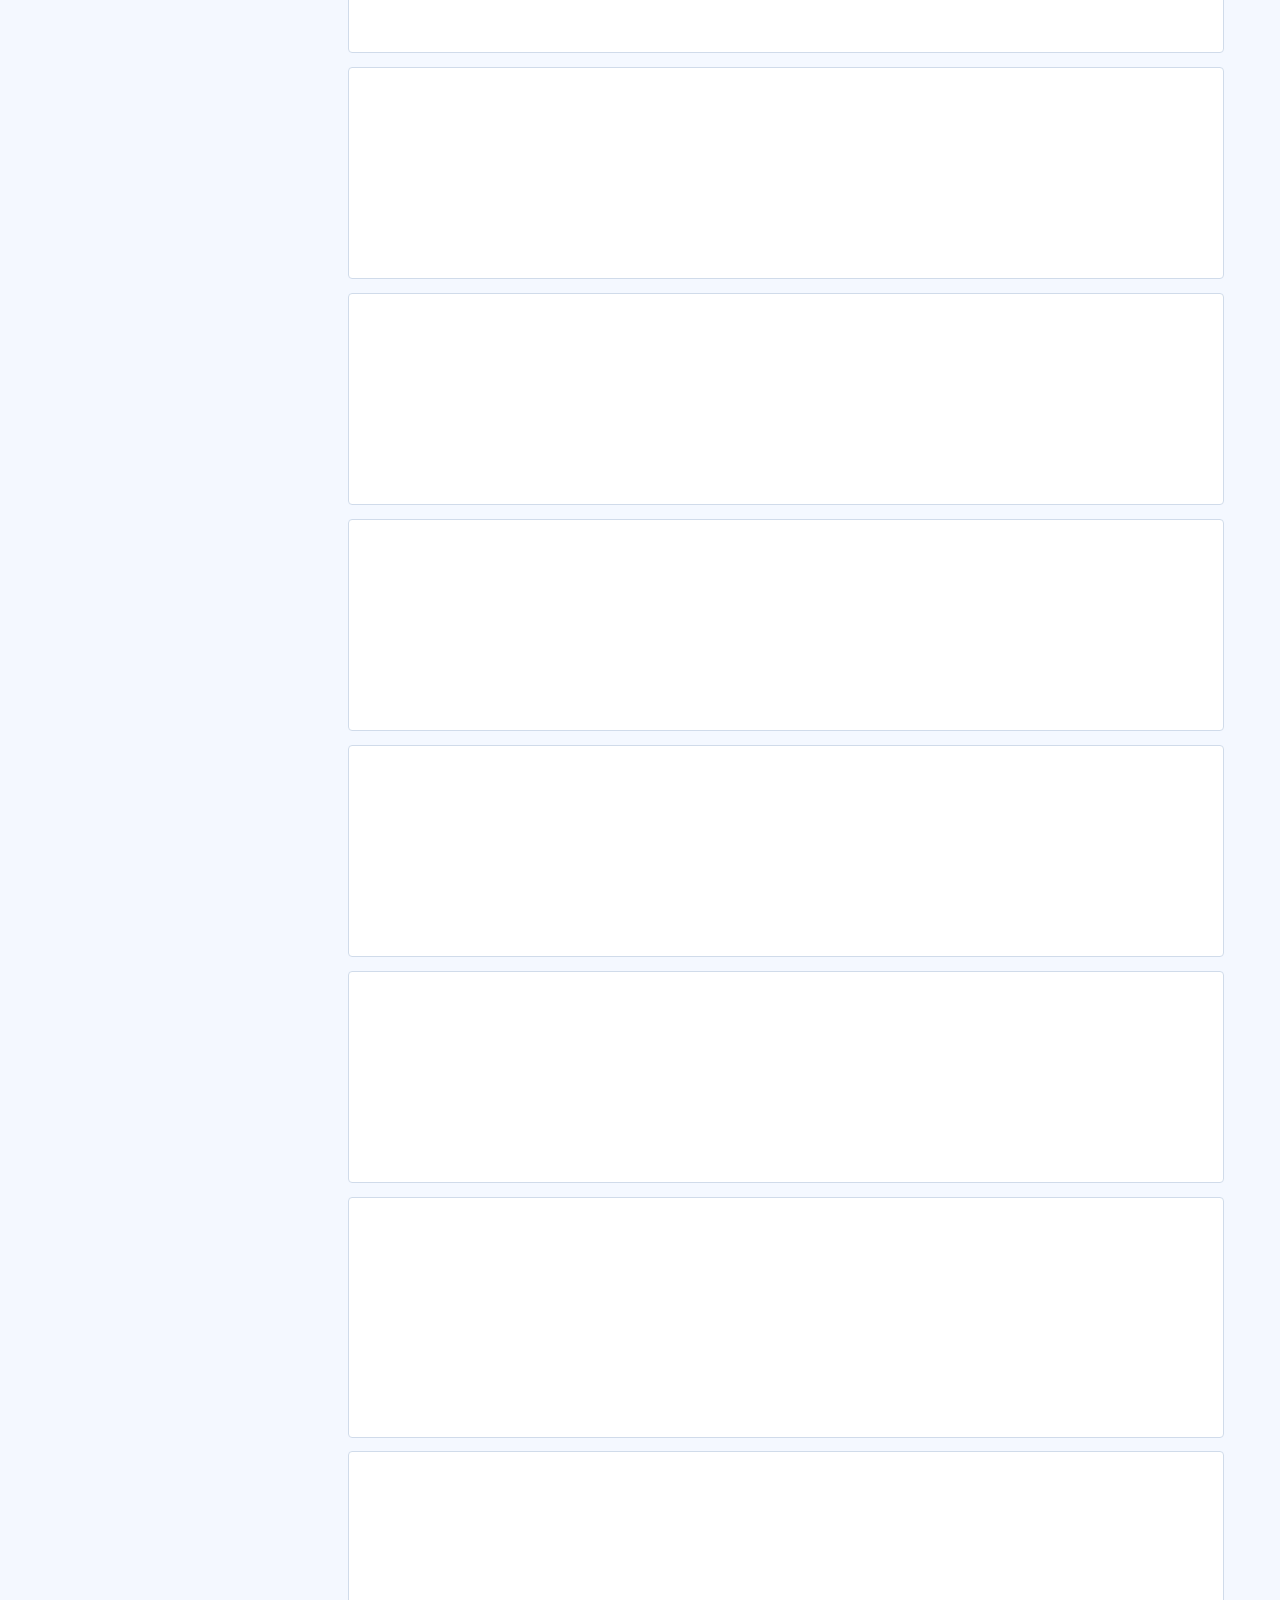
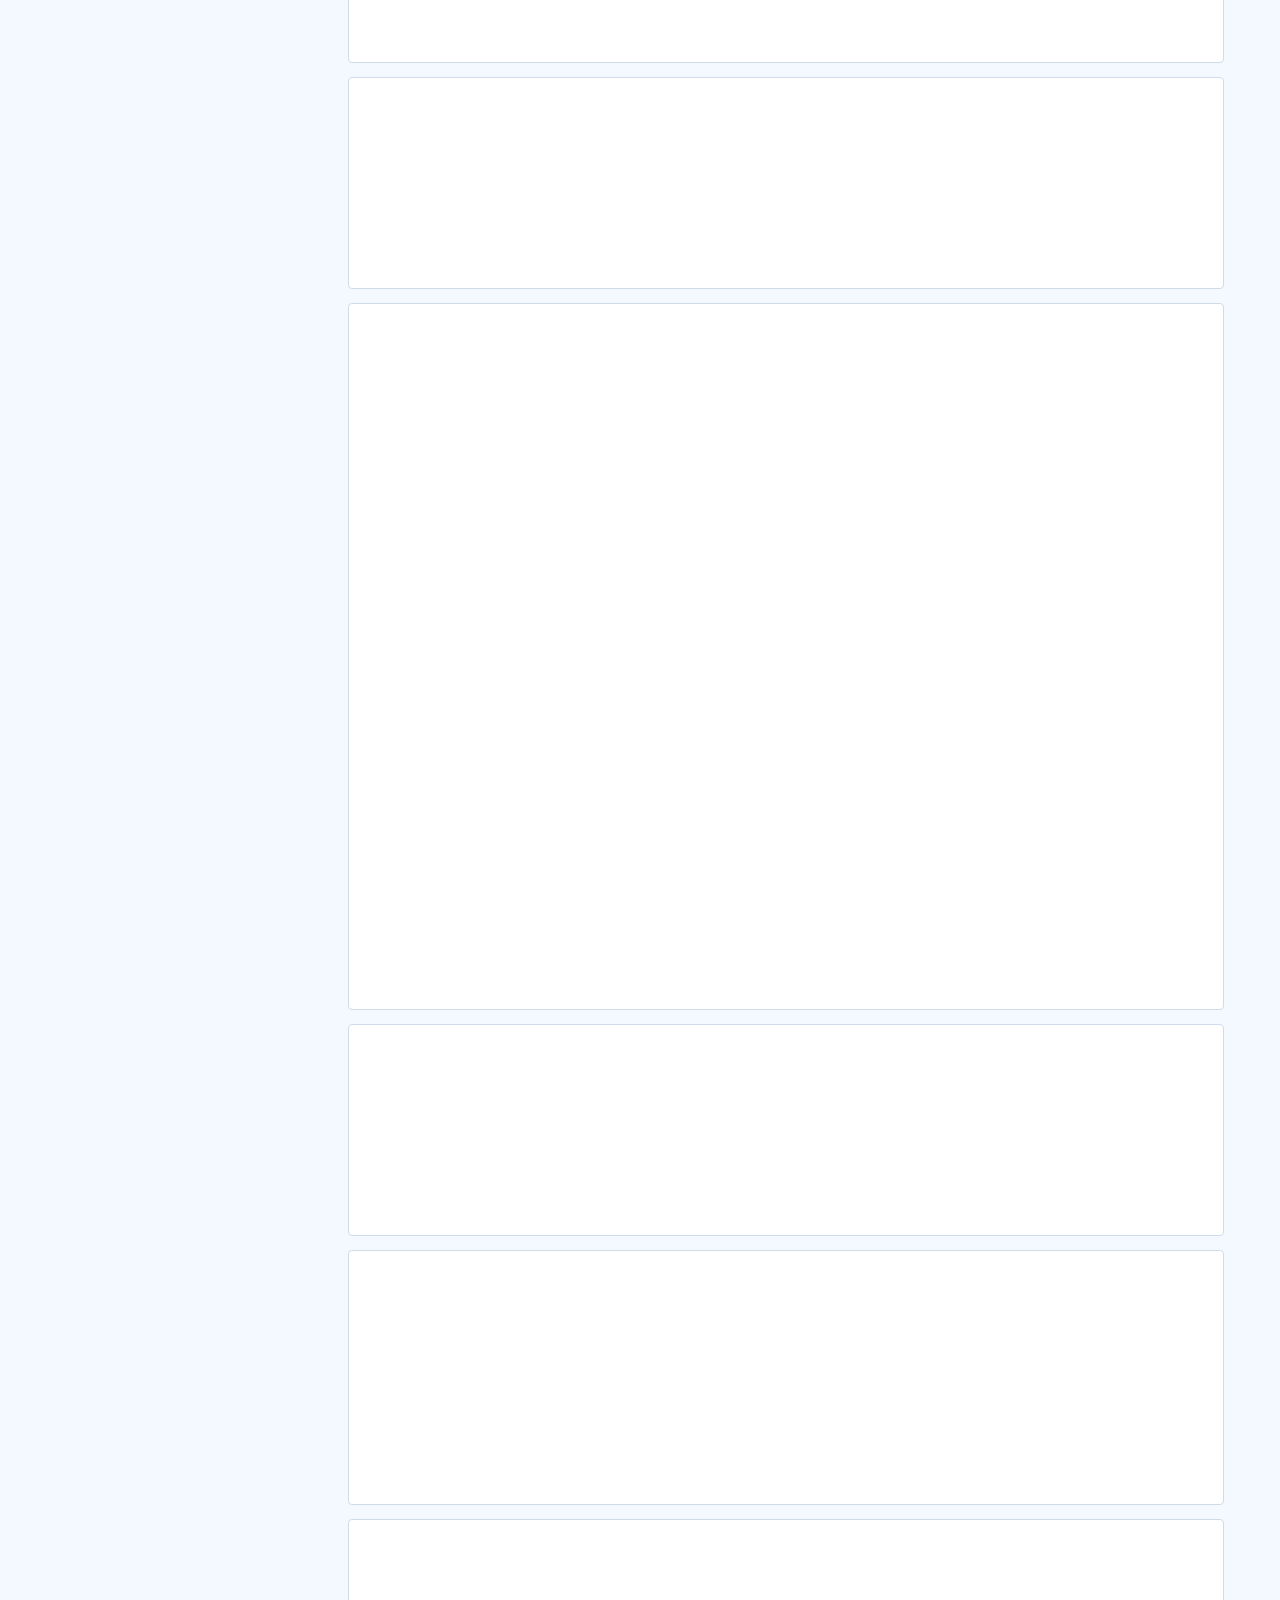
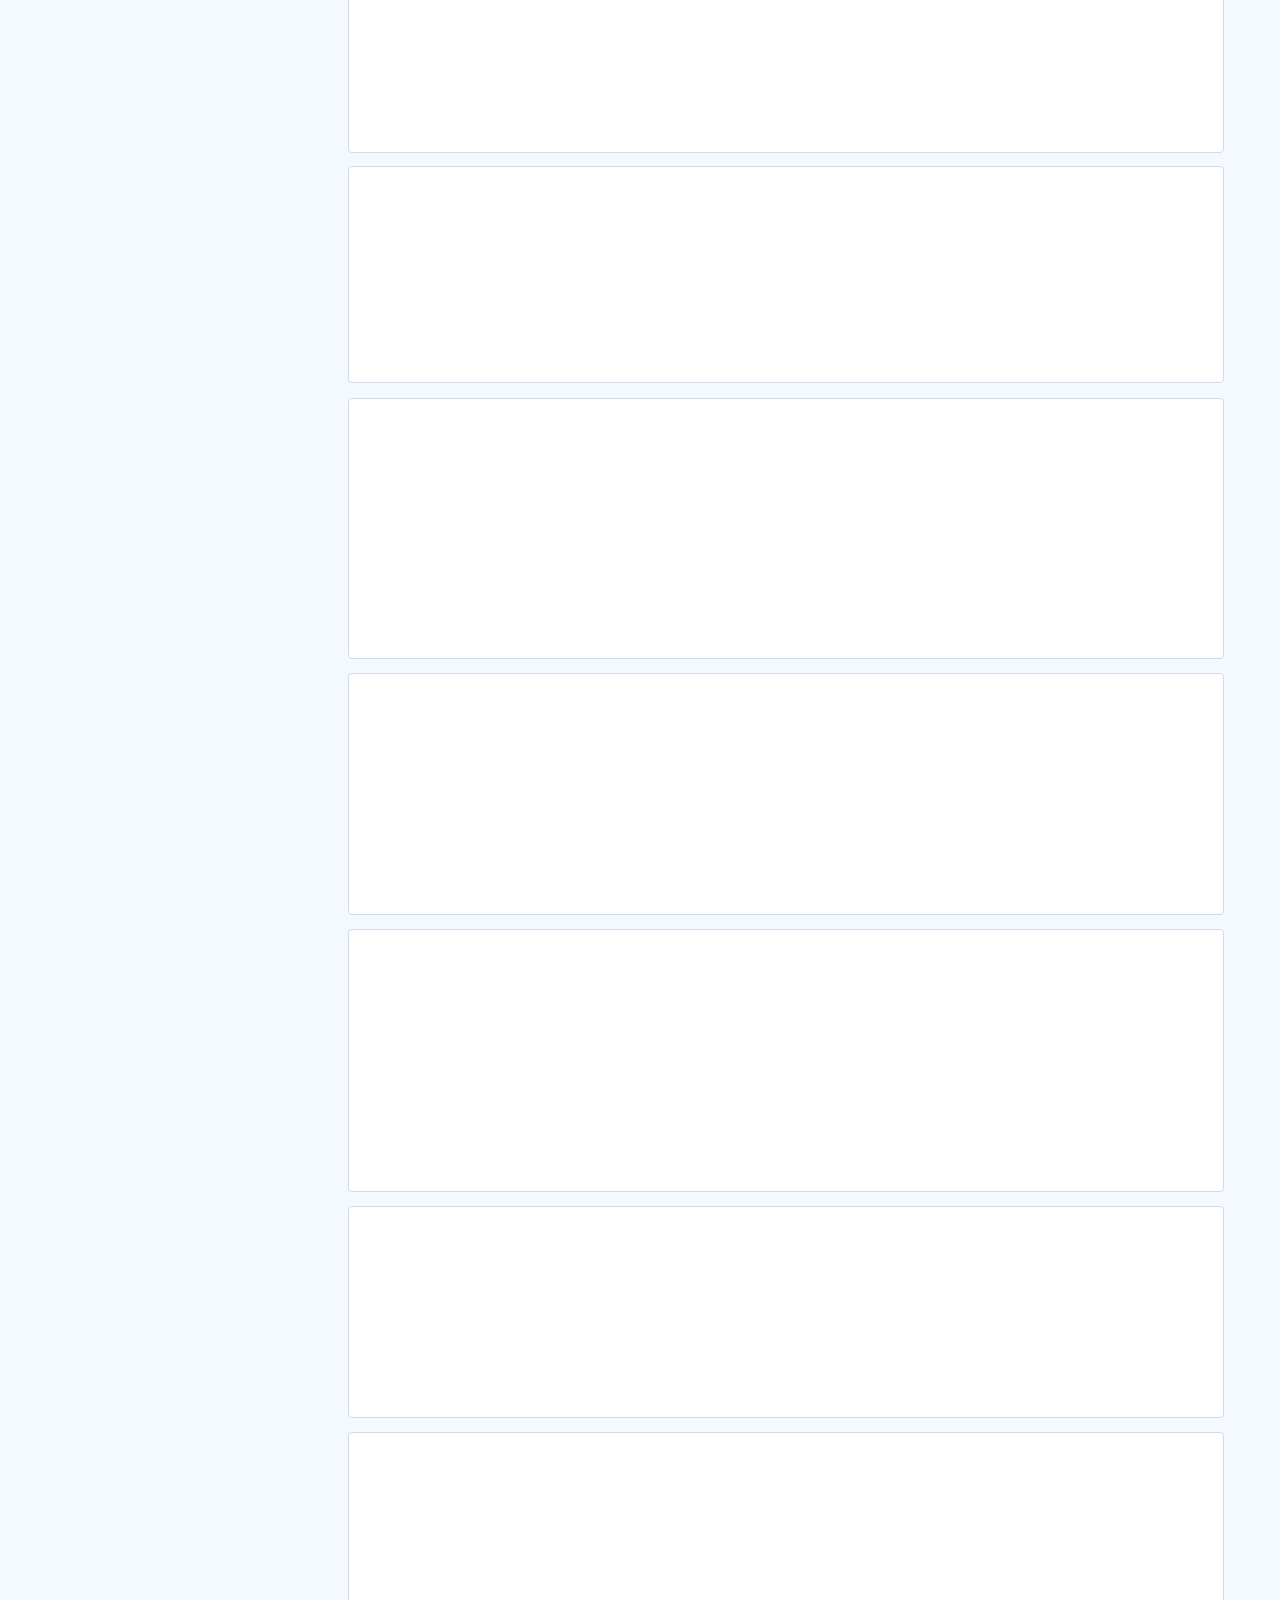
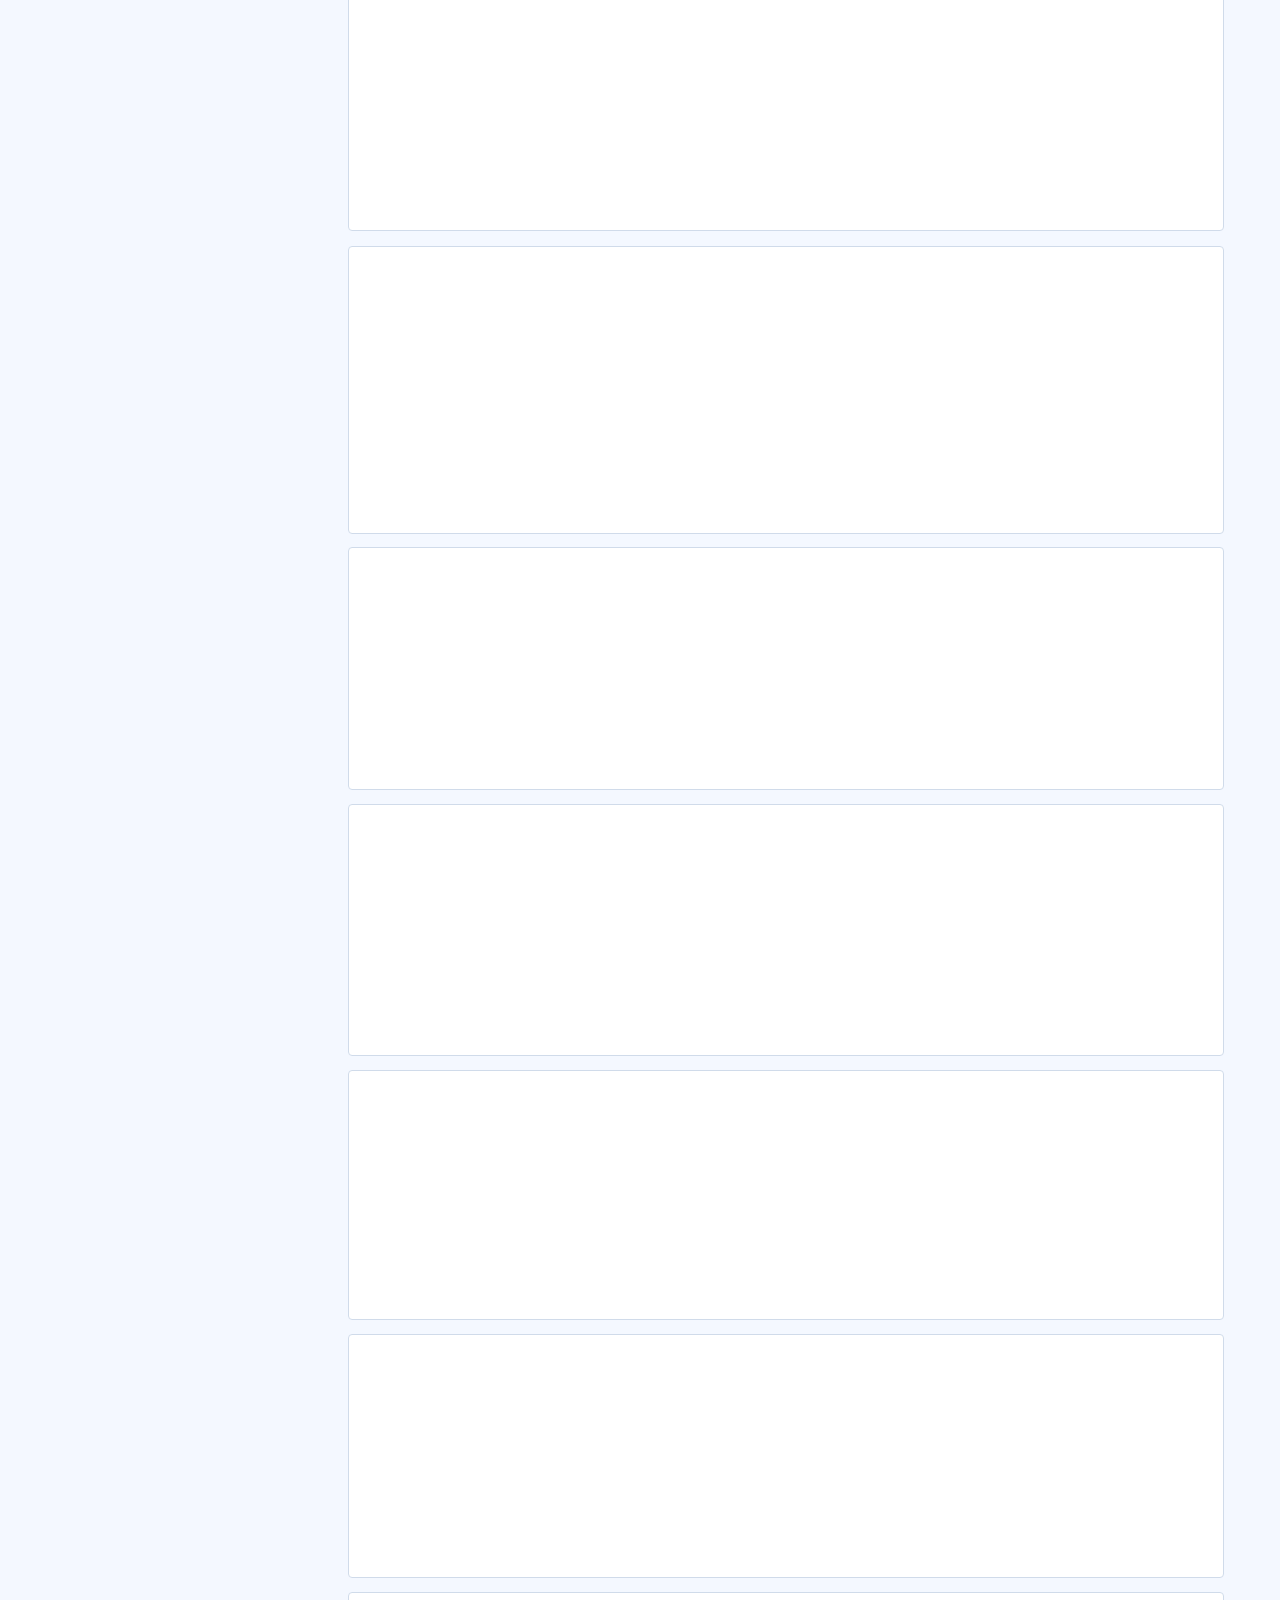
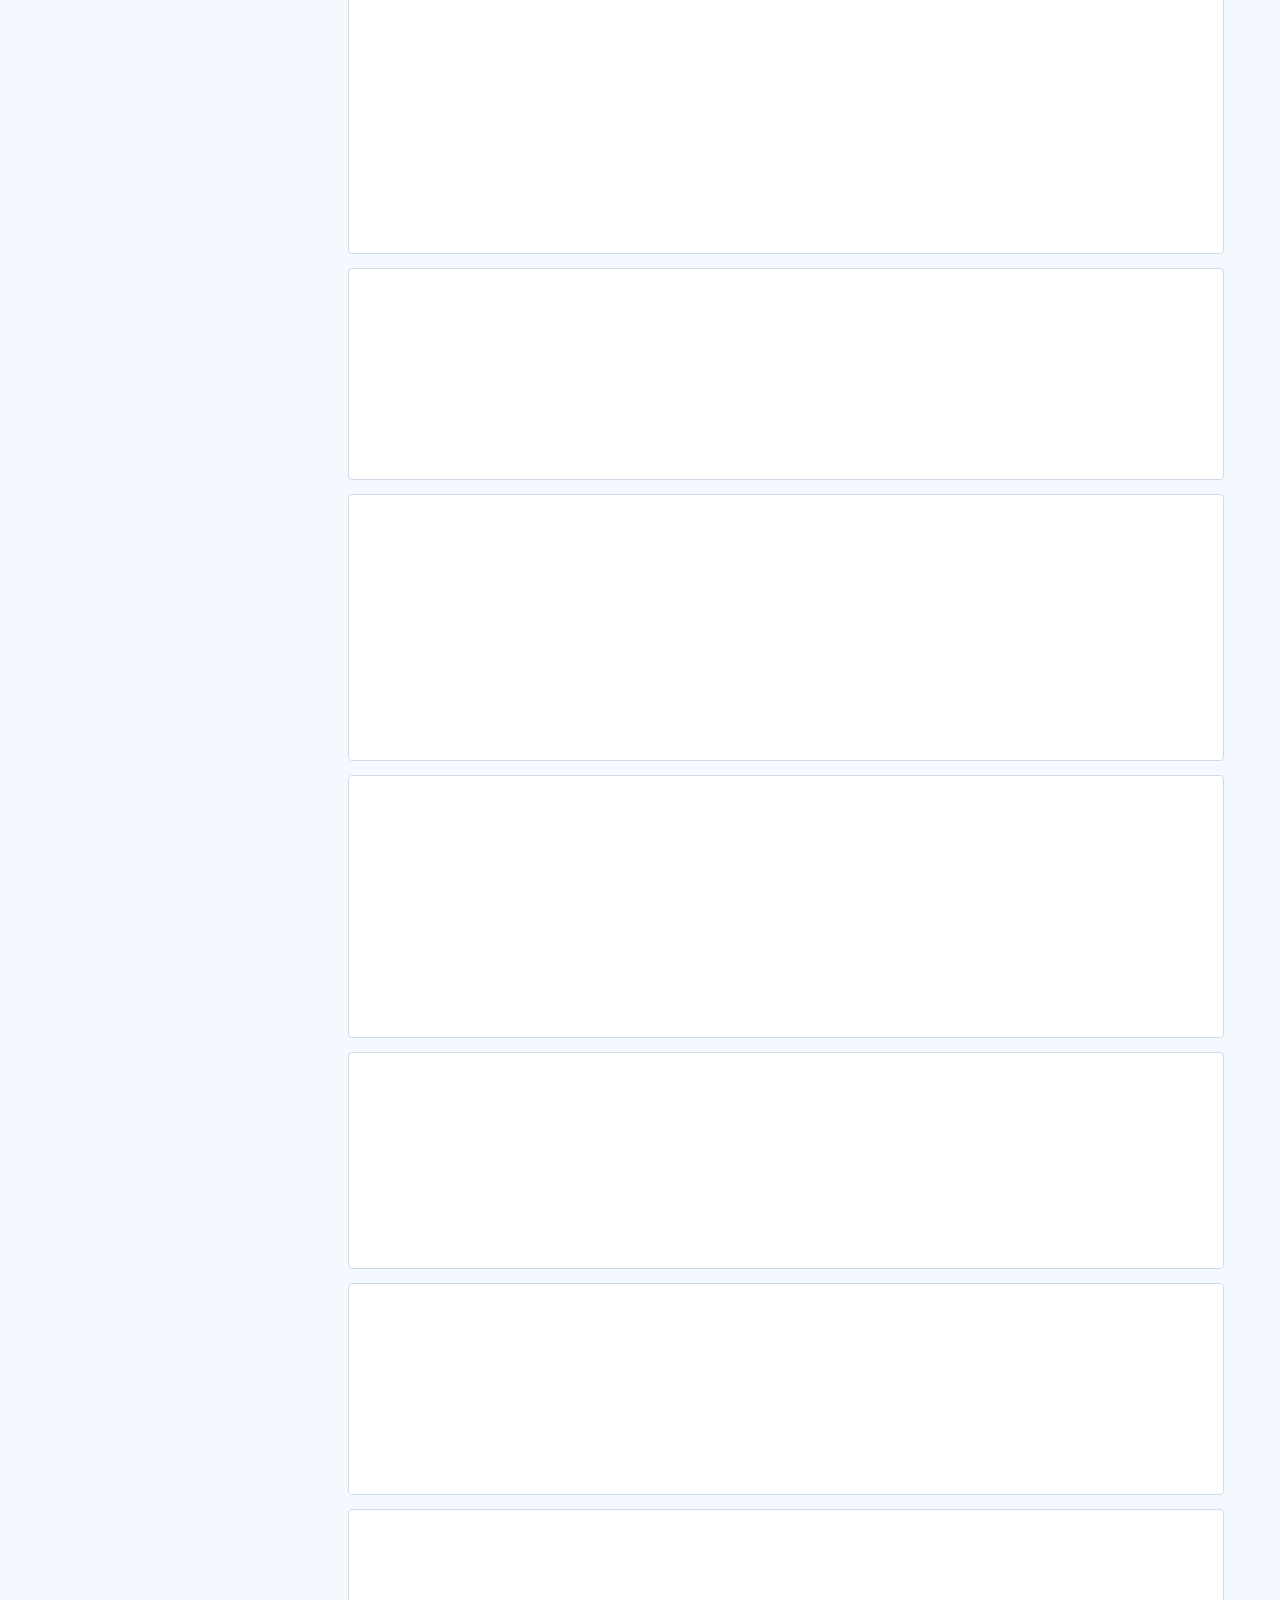
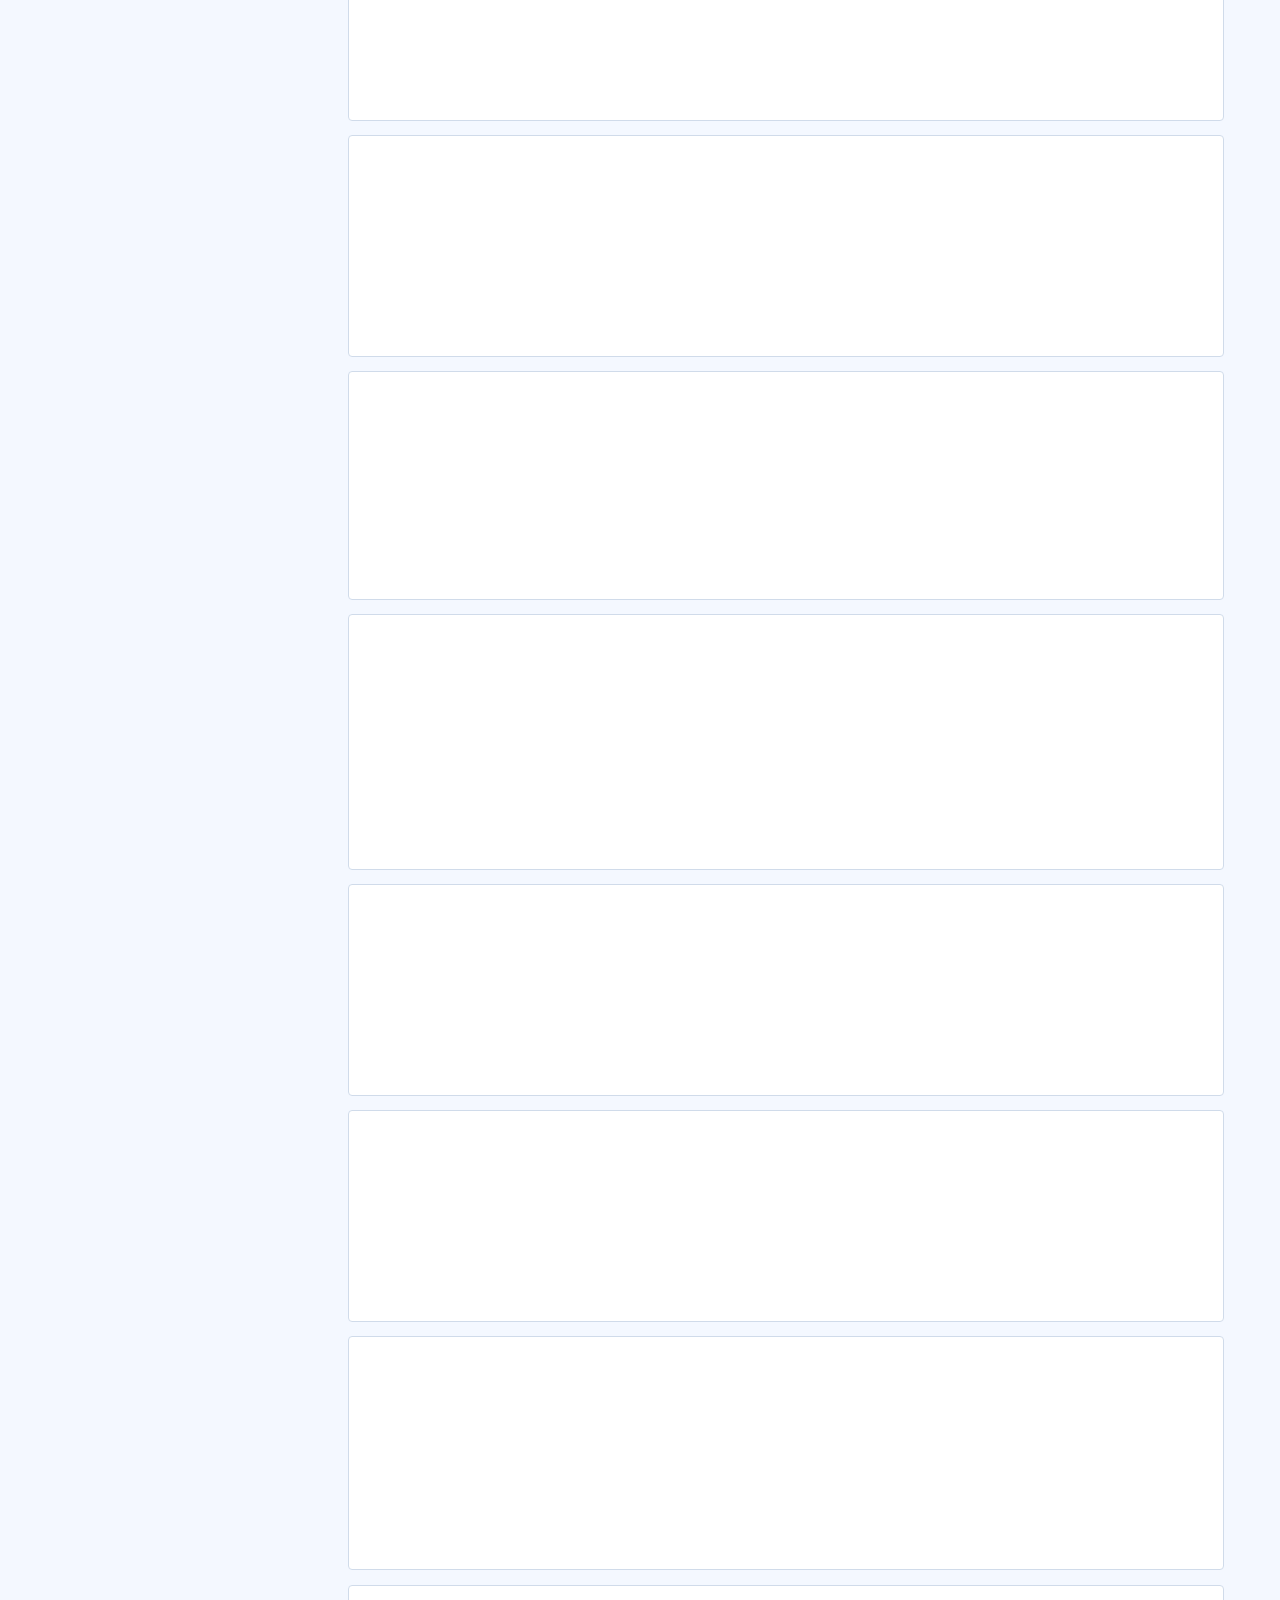
<file: catalog.html>
<!doctype html>
<html lang="ru">
  <head>
    <meta charset="utf-8" />
    <meta name="viewport" content="width=device-width,initial-scale=1" />
    <link rel="icon" href="favicon.ico" sizes="any" />
    <link rel="icon" type="image/png" sizes="32x32" href="favicon-32x32.png" />
    <link rel="apple-touch-icon" sizes="180x180" href="apple-touch-icon.png" />
    <link rel="manifest" href="site.webmanifest" />
    <title>Каталог оборудования | СМП-76</title>
    <meta
      name="description"
      content="Каталог светодиодного оборудования FEREKS, LEDEL, ARUNA, LUXCORE и PLG по производителю, сфере применения и типу изделия."
    />
    <link rel="canonical" href="https://smp-76.ru/catalog.html" />
    <meta name="theme-color" content="#071426" />
    <link rel="stylesheet" href="css/catalog.css" />
    <link rel="stylesheet" href="css/site.css" />
    <link rel="stylesheet" href="css/engineering.css" />
    <script src="js/site.js" defer></script>
    <script src="js/presentation.js" defer></script>
    <script src="js/catalog.js" defer></script>
  </head>
  <body class="catalog-page">
    <a class="skip-link" href="#main-content">Перейти к содержимому</a>
    <header class="smp-header" id="companyHeader">
      <div class="smp-header-inner">
        <a class="smp-brand" href="/" aria-label="СМП-76 — главная"
          ><img
            src="images/logo-footer-hd.png"
            width="146"
            height="38"
            alt="СМП-76"
            decoding="async"
            loading="lazy"
        /></a>
        <nav class="smp-nav" id="siteNav" aria-label="Основная навигация">
          <a href="/">Освещение</a
          ><a href="catalog.html" aria-current="page">Каталог</a
          ><a href="selection.html">Техподбор</a><a href="/#about">Опыт</a
          ><a href="elektrosnabzhenie.html" class="nav-secondary"
            >Электроснабжение</a
          ><a href="/#contact">Контакты</a>
        </nav>
        <a class="smp-contact" href="mailto:svet@smp-76.ru"
          >Обсудить проект <span aria-hidden="true">→</span></a
        ><button
          class="smp-menu"
          type="button"
          aria-controls="siteNav"
          aria-expanded="false"
          aria-label="Открыть меню"
        >
          <span></span><span></span>
        </button>
      </div>
    </header>
    <div class="breadcrumbs" id="breadcrumbs">
      <a href="/">Главная</a><span>›</span
      ><span id="crumbCurrent">Каталог</span>
    </div>
    <section class="hero">
      <div class="hero-inner">
        <div class="eyebrow">Инженерный каталог</div>
        <h1>Каталог оборудования</h1>
        <p>
          <span class="catalog-intro-long">
            Серии светотехнического оборудования распределены по производителям,
            типам изделий и сферам применения. Выберите производителя или
            воспользуйтесь поиском для быстрого подбора серии и подходящей
            модификации. </span
          ><span class="catalog-intro-short"
            >Серии, характеристики и все модификации оборудования.</span
          >
        </p>
        <div class="stats">
          <div class="stat"><strong id="seriesStat">174</strong> серий</div>
          <div class="stat">
            <strong id="brandStat">5</strong> производителей
          </div>
          <div class="stat">
            <strong id="modelStat">18 226</strong> модификаций
          </div>
        </div>
      </div>
    </section>
    <div class="quick-wrap">
      <div class="quick-filters" id="quickFilters">
        <button class="quick-btn active" data-quick="">Все</button
        ><button class="quick-btn" data-quick="Промышленное">
          Промышленное</button
        ><button class="quick-btn" data-quick="Внутреннее">Внутреннее</button
        ><button class="quick-btn" data-quick="Наружное">Наружное</button
        ><button class="quick-btn" data-quick="Архитектурно-парковое">
          Архитектурно-парковое
        </button>
      </div>
    </div>
    <div class="mobile-filter-bar">
      <button
        type="button"
        id="openFilters"
        aria-controls="catalogFilters"
        aria-expanded="false"
      >
        Фильтры <span id="filterCount">0</span></button
      ><a href="selection.html">Технический подбор →</a>
    </div>
    <div class="catalog-shell">
      <aside
        class="filters-wrap"
        id="catalogFilters"
        aria-label="Фильтры каталога"
      >
        <div class="sheet-toolbar">
          <strong>Фильтры оборудования</strong
          ><button
            type="button"
            data-close-filters
            aria-label="Закрыть фильтры"
          >
            ×
          </button>
        </div>
        <div class="filters">
          <p class="filters-title">Фильтры каталога</p>
          <div class="filter-grid">
            <div class="filter-group">
              <label>Производитель</label
              ><select id="brand">
                <option value="">Все производители</option>
              </select>
            </div>
            <div class="filter-group">
              <label>Направление</label
              ><select id="section">
                <option value="">Все направления</option>
              </select>
            </div>
            <div class="filter-group">
              <label>Подкатегория</label
              ><select id="subsection">
                <option value="">Все подкатегории</option>
              </select>
            </div>
            <div class="filter-group">
              <label>Мощность, Вт</label>
              <div class="power-range">
                <input
                  id="powerMin"
                  type="number"
                  min="0"
                  step="10"
                  placeholder="От"
                /><input
                  id="powerMax"
                  type="number"
                  min="0"
                  step="10"
                  placeholder="До"
                />
              </div>
            </div>
            <div class="filter-group">
              <label>КСС</label
              ><select id="catalogKss">
                <option value="">Все КСС</option>
              </select>
            </div>
            <div class="filter-group">
              <label>IP</label
              ><select id="catalogIp">
                <option value="">Все степени защиты</option>
              </select>
            </div>
            <div class="filter-group">
              <label for="catalogCri">CRI — не ниже</label
              ><select id="catalogCri">
                <option value="">Все значения</option>
              </select>
            </div>
            <div class="filter-group">
              <label for="catalogCct">Цветовая температура</label
              ><select id="catalogCct">
                <option value="">Все значения</option>
              </select>
            </div>
            <button class="reset" id="reset">Сбросить фильтры</button>
          </div>
        </div>
        <button class="apply-filters" type="button" data-close-filters>
          Показать оборудование →
        </button>
      </aside>
      <div class="catalog-content">
        <main class="main" id="main-content">
          <div class="workspace-toolbar">
            <div class="catalog-selector-link">
              <a href="selection.html">Подобрать по параметрам</a>
            </div>
            <div class="search">
              <input
                id="q"
                placeholder="Поиск по серии, производителю, артикулу или области применения"
                aria-label="Поиск по серии, производителю или артикулу"
              /><button id="clear" aria-label="Очистить">×</button>
            </div>

            <div class="result-head">
              <div>
                <h2>Серии оборудования</h2>
                <p id="resultText" role="status"></p>
              </div>
              <div
                class="catalog-view-controls"
                role="group"
                aria-label="Представление каталога"
              >
                <button
                  type="button"
                  data-catalog-view="list"
                  aria-pressed="true"
                >
                  Список</button
                ><button
                  type="button"
                  data-catalog-view="cards"
                  aria-pressed="false"
                >
                  Карточки
                </button>
              </div>
            </div>
            <div
              class="active-filter-strip"
              id="activeFilters"
              aria-live="polite"
            ></div>
          </div>
          <div id="grid" class="grid" aria-busy="true">
            <div class="catalog-loading" role="status">
              Загружаем оборудование…
              <div class="skeleton-grid"><i></i><i></i><i></i></div>
            </div>
          </div>
        </main>
      </div>
    </div>
    <div class="compare-bar" id="compareBar">
      <span class="compare-bar-text" id="compareBarText"
        >Выбрано для сравнения: 0</span
      >
      <div class="compare-items" id="compareItems"></div>
      <button class="compare-open" id="compareOpen">Сравнить</button
      ><button class="compare-clear" id="compareClear">Очистить</button>
    </div>
    <div class="compare-modal" id="compareModal" aria-hidden="true">
      <div class="modal-backdrop" data-compare-close></div>
      <section
        class="compare-panel"
        role="dialog"
        aria-modal="true"
        tabindex="-1"
        aria-labelledby="compareTitle"
      >
        <button
          class="modal-close compare-close"
          type="button"
          data-compare-close
          aria-label="Закрыть сравнительную таблицу"
          title="Закрыть"
        >
          ×
        </button>
        <div class="compare-content" id="compareContent"></div>
      </section>
    </div>
    <div class="modal" id="modal" aria-hidden="true">
      <div class="modal-backdrop" data-close></div>
      <section
        class="modal-panel"
        role="dialog"
        aria-modal="true"
        aria-labelledby="modalTitle"
        tabindex="-1"
      >
        <button class="modal-close" data-close aria-label="Закрыть">×</button>
        <div class="modal-content" id="modalContent"></div>
      </section>
    </div>
    <div class="filter-backdrop" id="filterBackdrop" hidden></div>
    <footer class="smp-footer">
      <div class="container">
        <div class="footer-top">
          <div>
            <a class="footer-brand" href="/" aria-label="СМП-76 — главная"
              ><img
                src="images/logo-footer-hd.png"
                width="145"
                height="36"
                alt="СМП-76"
                loading="lazy"
                decoding="async"
            /></a>
            <p>
              Инженерный подход к свету.<br />От требований проекта — к
              работающему решению.
            </p>
          </div>
          <div class="footer-links">
            <a href="catalog.html">Каталог оборудования</a
            ><a href="tel:+79262846454">+7 (926) 284-64-54</a
            ><a href="selection.html">Технический подбор</a
            ><a href="tel:+79872353367">+7 (987) 235-33-67</a
            ><a href="elektrosnabzhenie.html">Электроснабжение</a
            ><a href="mailto:svet@smp-76.ru">svet@smp-76.ru</a>
          </div>
        </div>
        <div class="footer-bottom">
          <span>© 2026 ООО «СМП-76» · Москва</span
          ><a href="privacy.html">Конфиденциальность</a>
        </div>
      </div>
    </footer>
  </body>
</html>
</file>
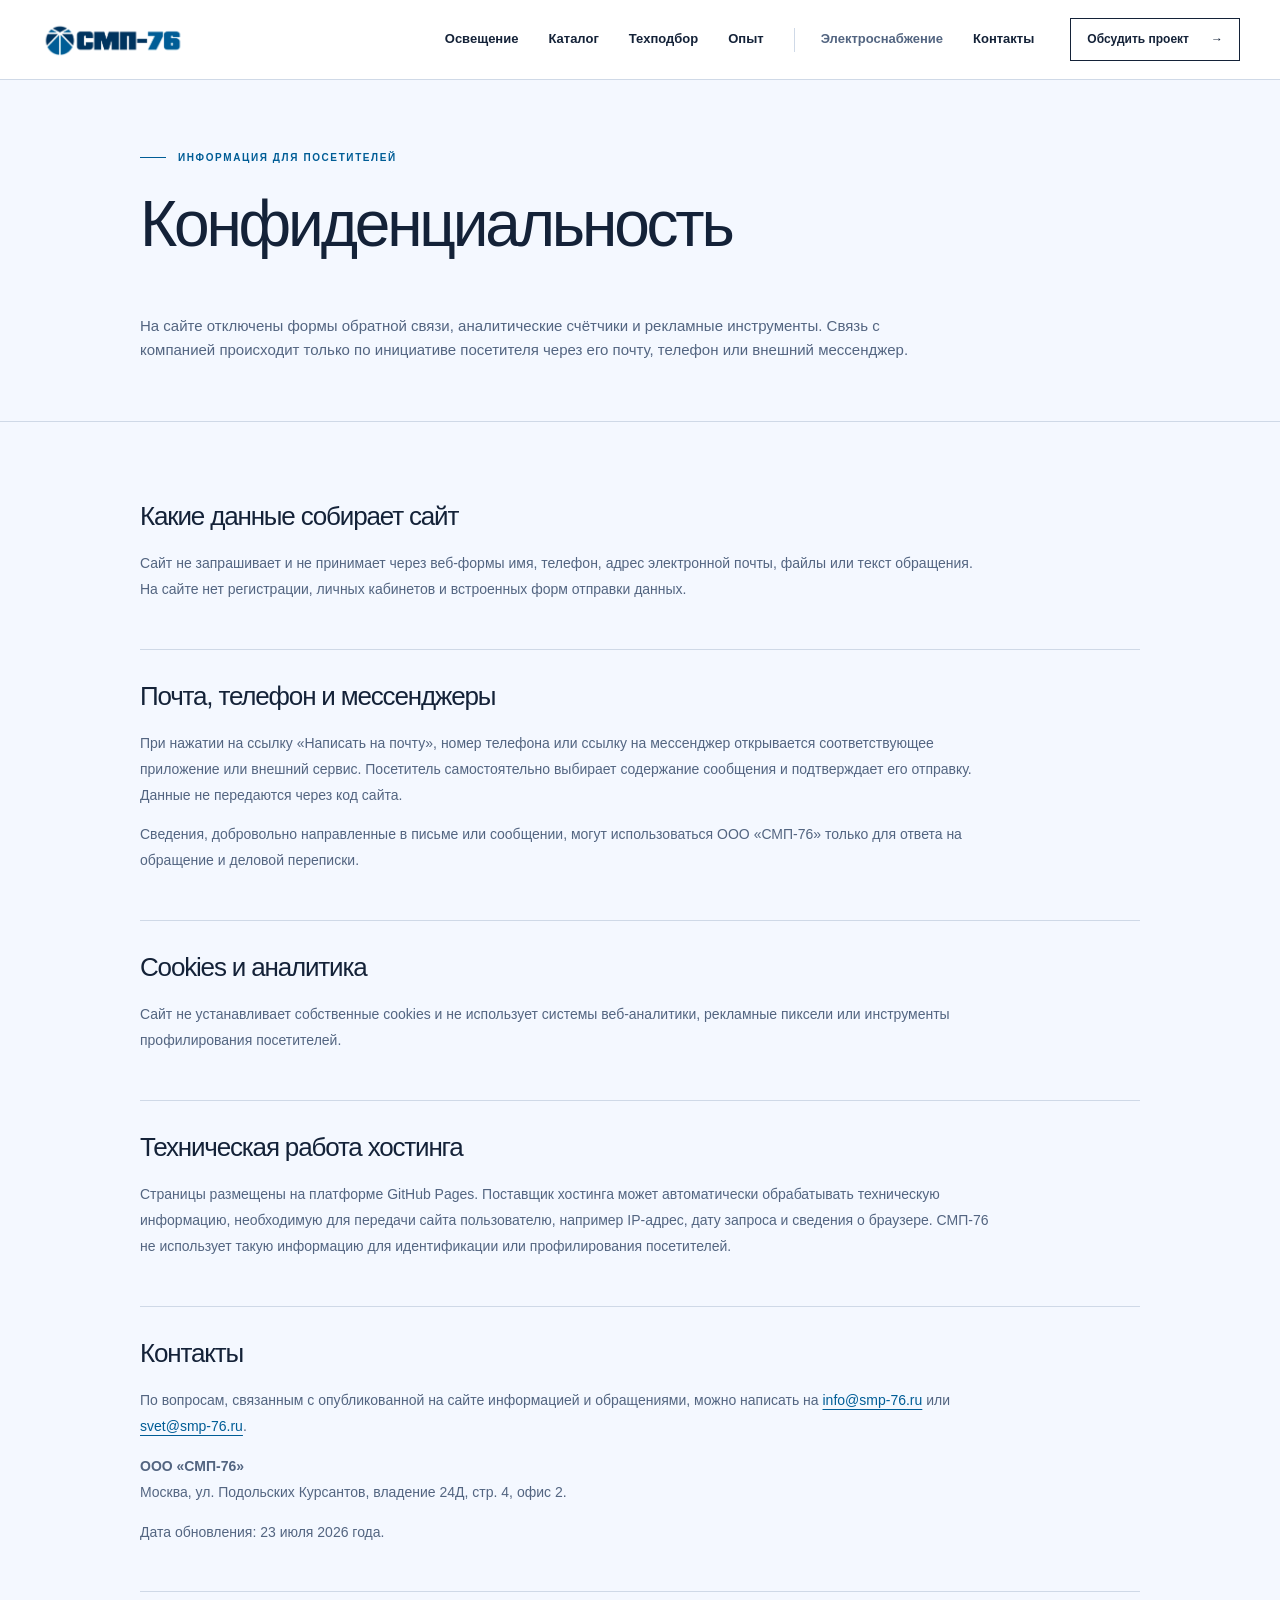
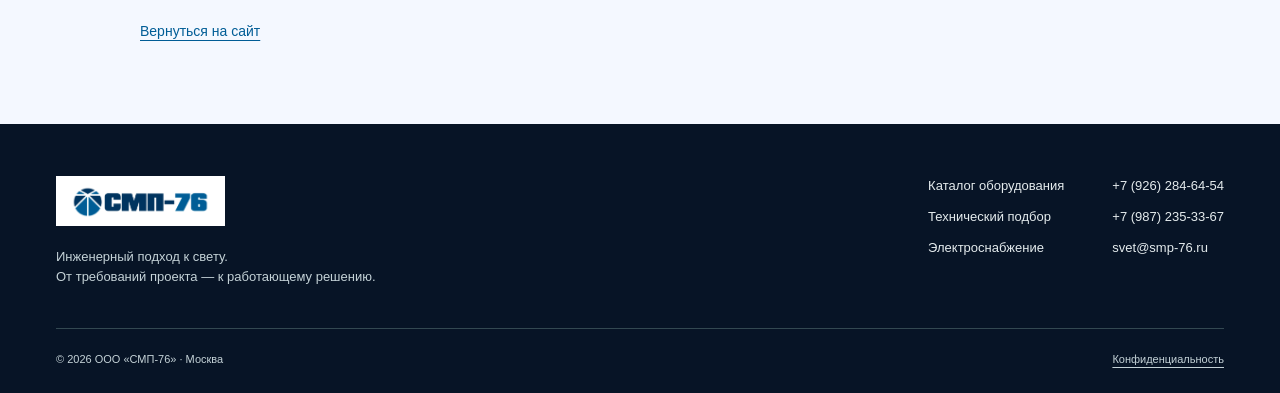
<file: privacy.html>
<!doctype html>
<html lang="ru">
  <head>
    <meta charset="utf-8" />
    <meta name="viewport" content="width=device-width,initial-scale=1" />
    <link rel="icon" href="favicon.ico" sizes="any" />
    <link rel="icon" type="image/png" sizes="32x32" href="favicon-32x32.png" />
    <link rel="apple-touch-icon" sizes="180x180" href="apple-touch-icon.png" />
    <link rel="manifest" href="site.webmanifest" />
    <title>Конфиденциальность | СМП-76</title>
    <meta
      name="description"
      content="Информация о конфиденциальности и способах связи на сайте СМП-76."
    />
    <link rel="canonical" href="https://smp-76.ru/privacy.html" />
    <meta name="theme-color" content="#071426" />
    <link rel="stylesheet" href="css/privacy.css" />
    <link rel="stylesheet" href="css/site.css" />
    <script src="js/site.js" defer></script>
  </head>
  <body class="privacy-page">
    <a class="skip-link" href="#main-content">Перейти к содержимому</a>
    <header class="smp-header" id="companyHeader">
      <div class="smp-header-inner">
        <a class="smp-brand" href="/" aria-label="СМП-76 — главная"
          ><img
            src="images/logo-footer-hd.png"
            width="146"
            height="38"
            alt="СМП-76"
            decoding="async"
            loading="lazy"
        /></a>
        <nav class="smp-nav" id="siteNav" aria-label="Основная навигация">
          <a href="/">Освещение</a><a href="catalog.html">Каталог</a
          ><a href="selection.html">Техподбор</a><a href="/#about">Опыт</a
          ><a href="elektrosnabzhenie.html" class="nav-secondary"
            >Электроснабжение</a
          ><a href="/#contact">Контакты</a>
        </nav>
        <a class="smp-contact" href="mailto:svet@smp-76.ru"
          >Обсудить проект <span aria-hidden="true">→</span></a
        ><button
          class="smp-menu"
          type="button"
          aria-controls="siteNav"
          aria-expanded="false"
          aria-label="Открыть меню"
        >
          <span></span><span></span>
        </button>
      </div>
    </header>
    <section class="hero">
      <div class="wrap">
        <div class="eyebrow">Информация для посетителей</div>
        <h1>Конфиденциальность</h1>
        <p>
          На сайте отключены формы обратной связи, аналитические счётчики и
          рекламные инструменты. Связь с компанией происходит только по
          инициативе посетителя через его почту, телефон или внешний мессенджер.
        </p>
      </div>
    </section>
    <main class="content" id="main-content">
      <div class="wrap">
        <section class="card note">
          <h2>Какие данные собирает сайт</h2>
          <p>
            Сайт не запрашивает и не принимает через веб-формы имя, телефон,
            адрес электронной почты, файлы или текст обращения. На сайте нет
            регистрации, личных кабинетов и встроенных форм отправки данных.
          </p>
        </section>
        <section class="card">
          <h2>Почта, телефон и мессенджеры</h2>
          <p>
            При нажатии на ссылку «Написать на почту», номер телефона или ссылку
            на мессенджер открывается соответствующее приложение или внешний
            сервис. Посетитель самостоятельно выбирает содержание сообщения и
            подтверждает его отправку. Данные не передаются через код сайта.
          </p>
          <p>
            Сведения, добровольно направленные в письме или сообщении, могут
            использоваться ООО «СМП-76» только для ответа на обращение и деловой
            переписки.
          </p>
        </section>
        <section class="card">
          <h2>Cookies и аналитика</h2>
          <p>
            Сайт не устанавливает собственные cookies и не использует системы
            веб-аналитики, рекламные пиксели или инструменты профилирования
            посетителей.
          </p>
        </section>
        <section class="card">
          <h2>Техническая работа хостинга</h2>
          <p>
            Страницы размещены на платформе GitHub Pages. Поставщик хостинга
            может автоматически обрабатывать техническую информацию, необходимую
            для передачи сайта пользователю, например IP-адрес, дату запроса и
            сведения о браузере. СМП-76 не использует такую информацию для
            идентификации или профилирования посетителей.
          </p>
        </section>
        <section class="card contact">
          <h2>Контакты</h2>
          <p>
            По вопросам, связанным с опубликованной на сайте информацией и
            обращениями, можно написать на
            <a href="mailto:info@smp-76.ru">info@smp-76.ru</a> или
            <a href="mailto:svet@smp-76.ru">svet@smp-76.ru</a>.
          </p>
          <p>
            <strong>ООО «СМП-76»</strong><br />Москва, ул. Подольских Курсантов,
            владение 24Д, стр. 4, офис 2.
          </p>
          <p>Дата обновления: 23 июля 2026 года.</p>
        </section>
        <a class="back" href="/">Вернуться на сайт</a>
      </div>
    </main>
    <footer class="smp-footer">
      <div class="container">
        <div class="footer-top">
          <div>
            <a class="footer-brand" href="/" aria-label="СМП-76 — главная"
              ><img
                src="images/logo-footer-hd.png"
                width="145"
                height="36"
                alt="СМП-76"
                loading="lazy"
                decoding="async"
            /></a>
            <p>
              Инженерный подход к свету.<br />От требований проекта — к
              работающему решению.
            </p>
          </div>
          <div class="footer-links">
            <a href="catalog.html">Каталог оборудования</a
            ><a href="tel:+79262846454">+7 (926) 284-64-54</a
            ><a href="selection.html">Технический подбор</a
            ><a href="tel:+79872353367">+7 (987) 235-33-67</a
            ><a href="elektrosnabzhenie.html">Электроснабжение</a
            ><a href="mailto:svet@smp-76.ru">svet@smp-76.ru</a>
          </div>
        </div>
        <div class="footer-bottom">
          <span>© 2026 ООО «СМП-76» · Москва</span
          ><a href="privacy.html">Конфиденциальность</a>
        </div>
      </div>
    </footer>
  </body>
</html>
</file>
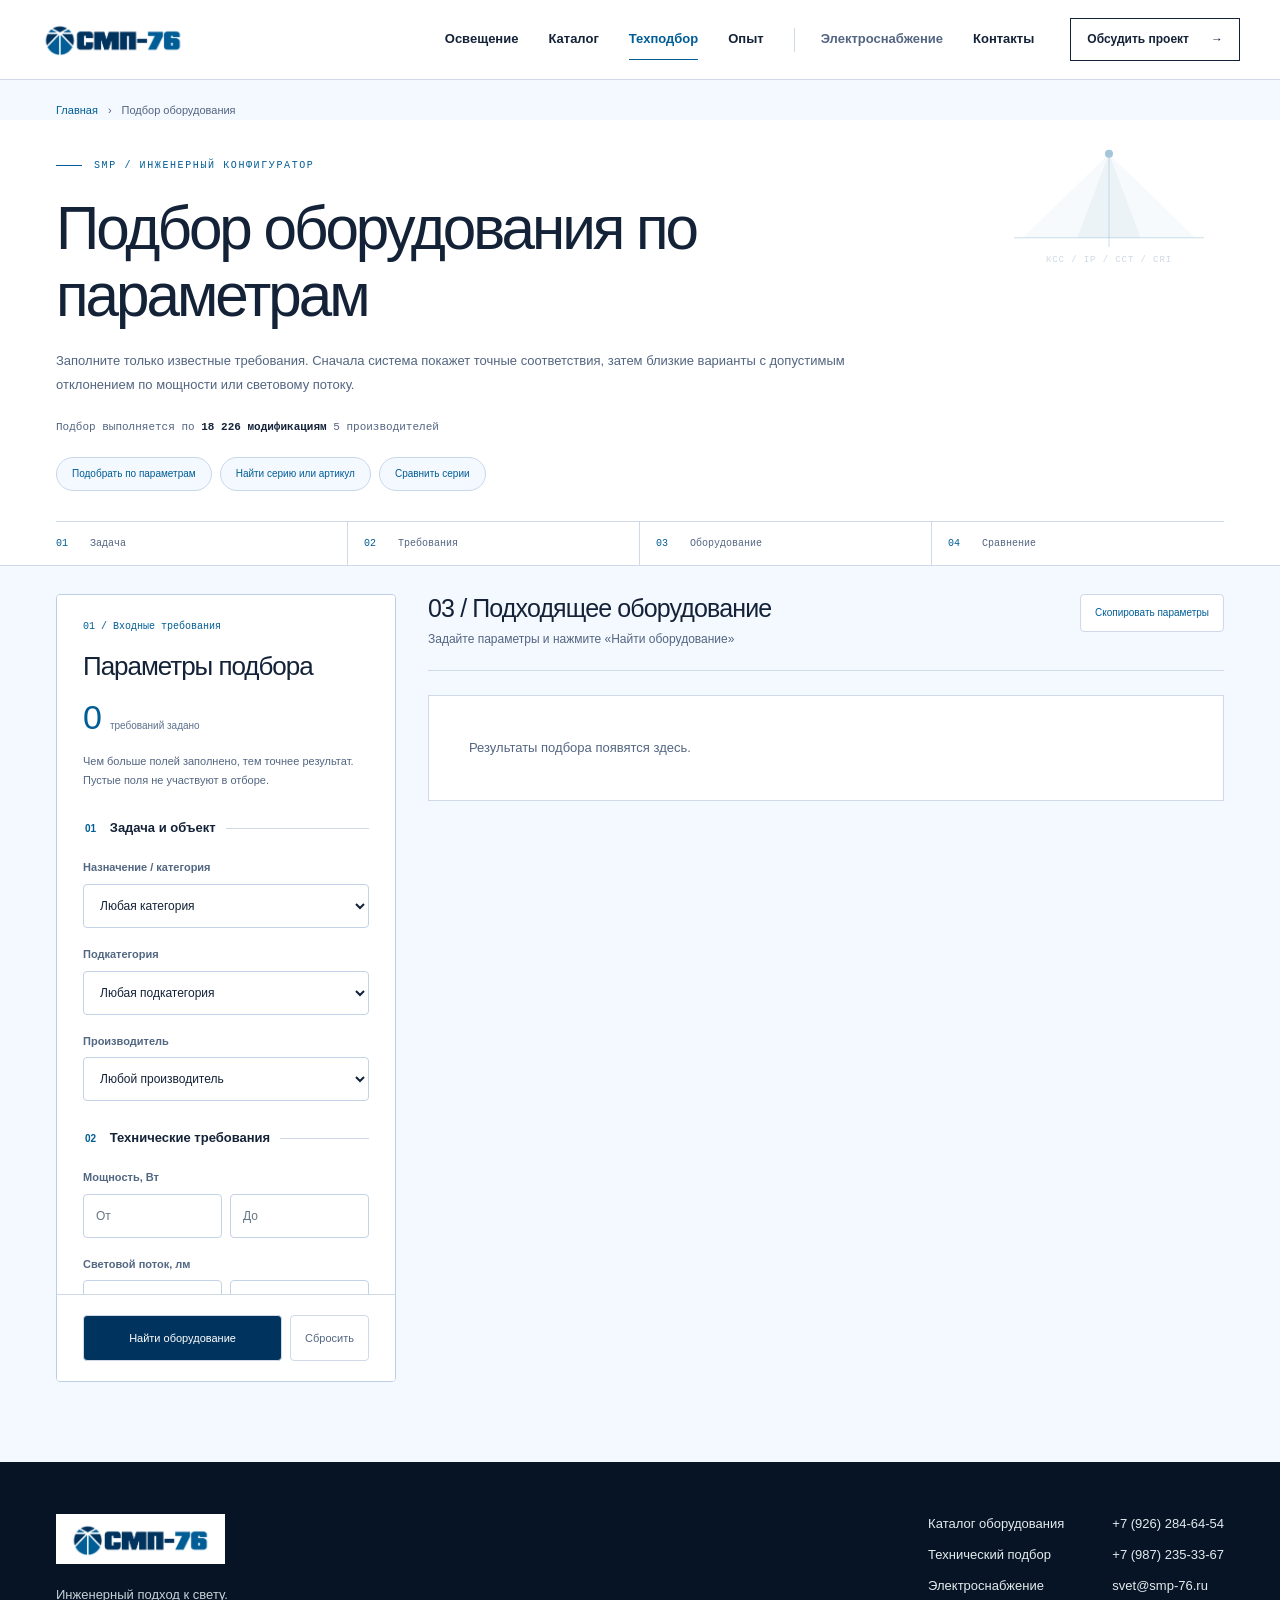
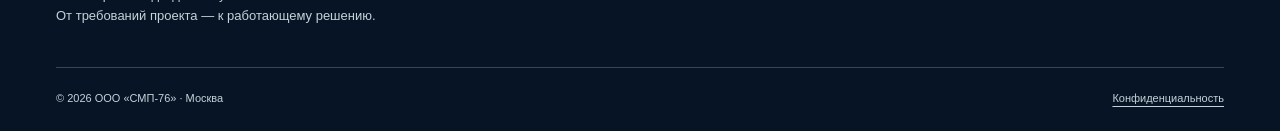
<file: selection.html>
<!doctype html>
<html lang="ru">
  <head>
    <meta charset="utf-8" />
    <meta name="viewport" content="width=device-width,initial-scale=1" />
    <link rel="icon" href="favicon.ico" sizes="any" />
    <link rel="icon" type="image/png" sizes="32x32" href="favicon-32x32.png" />
    <link rel="apple-touch-icon" sizes="180x180" href="apple-touch-icon.png" />
    <link rel="manifest" href="site.webmanifest" />
    <title>Подбор оборудования — СМП-76</title>
    <link rel="canonical" href="https://smp-76.ru/selection.html" />
    <meta
      name="description"
      content="Технический подбор светильников по мощности, световому потоку, IP, КСС, CRI, цветовой температуре и типу монтажа. Полная база из 18 226 модификаций."
    />
    <meta name="theme-color" content="#071426" />
    <link rel="stylesheet" href="css/selection.css" />
    <link rel="stylesheet" href="css/site.css" />
    <link rel="stylesheet" href="css/engineering.css" />
    <script src="js/site.js" defer></script>
    <script src="js/presentation.js" defer></script>
    <script src="js/selection.js" defer></script>
  </head>
  <body class="selection-page">
    <a class="skip-link" href="#main-content">Перейти к содержимому</a>
    <header class="smp-header" id="companyHeader">
      <div class="smp-header-inner">
        <a class="smp-brand" href="/" aria-label="СМП-76 — главная"
          ><img
            src="images/logo-footer-hd.png"
            width="146"
            height="38"
            alt="СМП-76"
            decoding="async"
            loading="lazy"
        /></a>
        <nav class="smp-nav" id="siteNav" aria-label="Основная навигация">
          <a href="/">Освещение</a><a href="catalog.html">Каталог</a
          ><a href="selection.html" aria-current="page">Техподбор</a
          ><a href="/#about">Опыт</a
          ><a href="elektrosnabzhenie.html" class="nav-secondary"
            >Электроснабжение</a
          ><a href="/#contact">Контакты</a>
        </nav>
        <a class="smp-contact" href="mailto:svet@smp-76.ru"
          >Обсудить проект <span aria-hidden="true">→</span></a
        ><button
          class="smp-menu"
          type="button"
          aria-controls="siteNav"
          aria-expanded="false"
          aria-label="Открыть меню"
        >
          <span></span><span></span>
        </button>
      </div>
    </header>
    <div class="breadcrumbs">
      <a href="/">Главная</a><span>›</span>Подбор оборудования
    </div>
    <section class="hero">
      <div class="optical-mark" aria-hidden="true">
        <svg viewBox="0 0 400 200">
          <path d="M200 24L50 170H350Z" fill="currentColor" opacity=".08" />
          <path d="M200 24L145 170H255Z" fill="currentColor" opacity=".14" />
          <path
            d="M35 170H365M200 18V186"
            fill="none"
            stroke="currentColor"
            stroke-width="1"
          />
          <circle cx="200" cy="24" r="7" fill="currentColor" /></svg
        ><span>КСС / IP / CCT / CRI</span>
      </div>
      <div class="hero-inner">
        <div class="eyebrow">SMP / Инженерный конфигуратор</div>
        <h1>Подбор оборудования по параметрам</h1>
        <p>
          Заполните только известные требования. Сначала система покажет точные
          соответствия, затем близкие варианты с допустимым отклонением по
          мощности или световому потоку.
        </p>
        <div class="database-note">
          Подбор выполняется по <strong>18 226 модификациям</strong> 5
          производителей
        </div>
        <div class="scenario-links">
          <a class="scenario-link" href="#selectionForm"
            >Подобрать по параметрам</a
          ><a class="scenario-link" href="catalog.html"
            >Найти серию или артикул</a
          ><a class="scenario-link" href="catalog.html">Сравнить серии</a>
        </div>
        <ol class="selector-progress" aria-label="Этапы подбора">
          <li><span>01</span> Задача</li>
          <li><span>02</span> Требования</li>
          <li><span>03</span> Оборудование</li>
          <li><span>04</span> Сравнение</li>
        </ol>
      </div>
    </section>
    <main class="layout" id="main-content">
      <section
        class="panel form-panel"
        id="selectionForm"
        aria-label="Технические требования к оборудованию"
      >
        <div class="workspace-label">01 / Входные требования</div>
        <h2>Параметры подбора</h2>
        <div class="requirement-state" role="status">
          <span id="requirementCount">0</span> требований задано
        </div>
        <p class="hint">
          Чем больше полей заполнено, тем точнее результат. Пустые поля не
          участвуют в отборе.
        </p>
        <fieldset class="selector-step">
          <legend><span>01</span> Задача и объект</legend>
          <div class="field">
            <label>Назначение / категория</label
            ><select id="section">
              <option value="">Любая категория</option>
            </select>
          </div>
          <div class="field">
            <label>Подкатегория</label
            ><select id="subsection">
              <option value="">Любая подкатегория</option>
            </select>
          </div>
          <div class="field">
            <label>Производитель</label
            ><select id="brand">
              <option value="">Любой производитель</option>
            </select>
          </div>
        </fieldset>
        <fieldset class="selector-step">
          <legend><span>02</span> Технические требования</legend>
          <div class="field">
            <label>Мощность, Вт</label>
            <div class="two">
              <input
                id="powerMin"
                type="number"
                min="0"
                placeholder="От"
              /><input id="powerMax" type="number" min="0" placeholder="До" />
            </div>
          </div>
          <div class="field">
            <label>Световой поток, лм</label>
            <div class="two">
              <input
                id="fluxMin"
                type="number"
                min="0"
                placeholder="От"
              /><input id="fluxMax" type="number" min="0" placeholder="До" />
            </div>
          </div>
          <div class="field">
            <label>Степень защиты — не ниже</label
            ><select id="ip">
              <option value="">Не учитывать</option>
            </select>
          </div>
          <div class="field optics-field">
            <label>КСС / оптика</label>
            <div class="multi-select" id="kssMulti">
              <button
                class="multi-select-toggle"
                id="kssToggle"
                type="button"
                aria-expanded="false"
                aria-controls="kssMenu"
              >
                Любая оптика
              </button>
              <div class="multi-select-menu" id="kssMenu" hidden></div>
            </div>
          </div>
          <div class="field">
            <label>Цветовая температура</label
            ><select id="cct">
              <option value="">Любая</option>
            </select>
          </div>
          <div class="field">
            <label>CRI — не ниже</label
            ><select id="cri">
              <option value="">Не учитывать</option>
              <option value="70">70</option>
              <option value="80">80</option>
              <option value="90">90</option>
            </select>
          </div>
          <div class="field">
            <label>Тип монтажа</label
            ><select id="mounting">
              <option value="">Любой</option>
            </select>
          </div>
          <div class="field check-field">
            <label
              ><input id="explosion" type="checkbox" /> Требуется
              взрывозащищённое оборудование</label
            ><small
              >По умолчанию взрывозащищённые модели не участвуют в
              подборе.</small
            >
          </div>
        </fieldset>
        <div class="actions">
          <button class="submit" id="find">Найти оборудование</button
          ><button class="reset" id="reset">Сбросить</button>
        </div>
      </section>
      <section class="panel results" id="selectionResults" aria-busy="true">
        <div class="result-head">
          <div>
            <h2>03 / Подходящее оборудование</h2>
            <div class="count" id="count" role="status">
              Задайте параметры и нажмите «Найти оборудование»
            </div>
          </div>
          <div class="result-tools">
            <button class="share-selection" id="shareSelection" type="button">
              Скопировать параметры</button
            ><span
              class="share-selection-status"
              id="shareSelectionStatus"
            ></span>
          </div>
        </div>
        <div id="output">
          <div id="selectionLoading" role="status">
            Загружаем техническую базу…
          </div>
          <div class="empty">Результаты подбора появятся здесь.</div>
        </div>
      </section>
    </main>
    <footer class="smp-footer">
      <div class="container">
        <div class="footer-top">
          <div>
            <a class="footer-brand" href="/" aria-label="СМП-76 — главная"
              ><img
                src="images/logo-footer-hd.png"
                width="145"
                height="36"
                alt="СМП-76"
                loading="lazy"
                decoding="async"
            /></a>
            <p>
              Инженерный подход к свету.<br />От требований проекта — к
              работающему решению.
            </p>
          </div>
          <div class="footer-links">
            <a href="catalog.html">Каталог оборудования</a
            ><a href="tel:+79262846454">+7 (926) 284-64-54</a
            ><a href="selection.html">Технический подбор</a
            ><a href="tel:+79872353367">+7 (987) 235-33-67</a
            ><a href="elektrosnabzhenie.html">Электроснабжение</a
            ><a href="mailto:svet@smp-76.ru">svet@smp-76.ru</a>
          </div>
        </div>
        <div class="footer-bottom">
          <span>© 2026 ООО «СМП-76» · Москва</span
          ><a href="privacy.html">Конфиденциальность</a>
        </div>
      </div>
    </footer>
  </body>
</html>
</file>
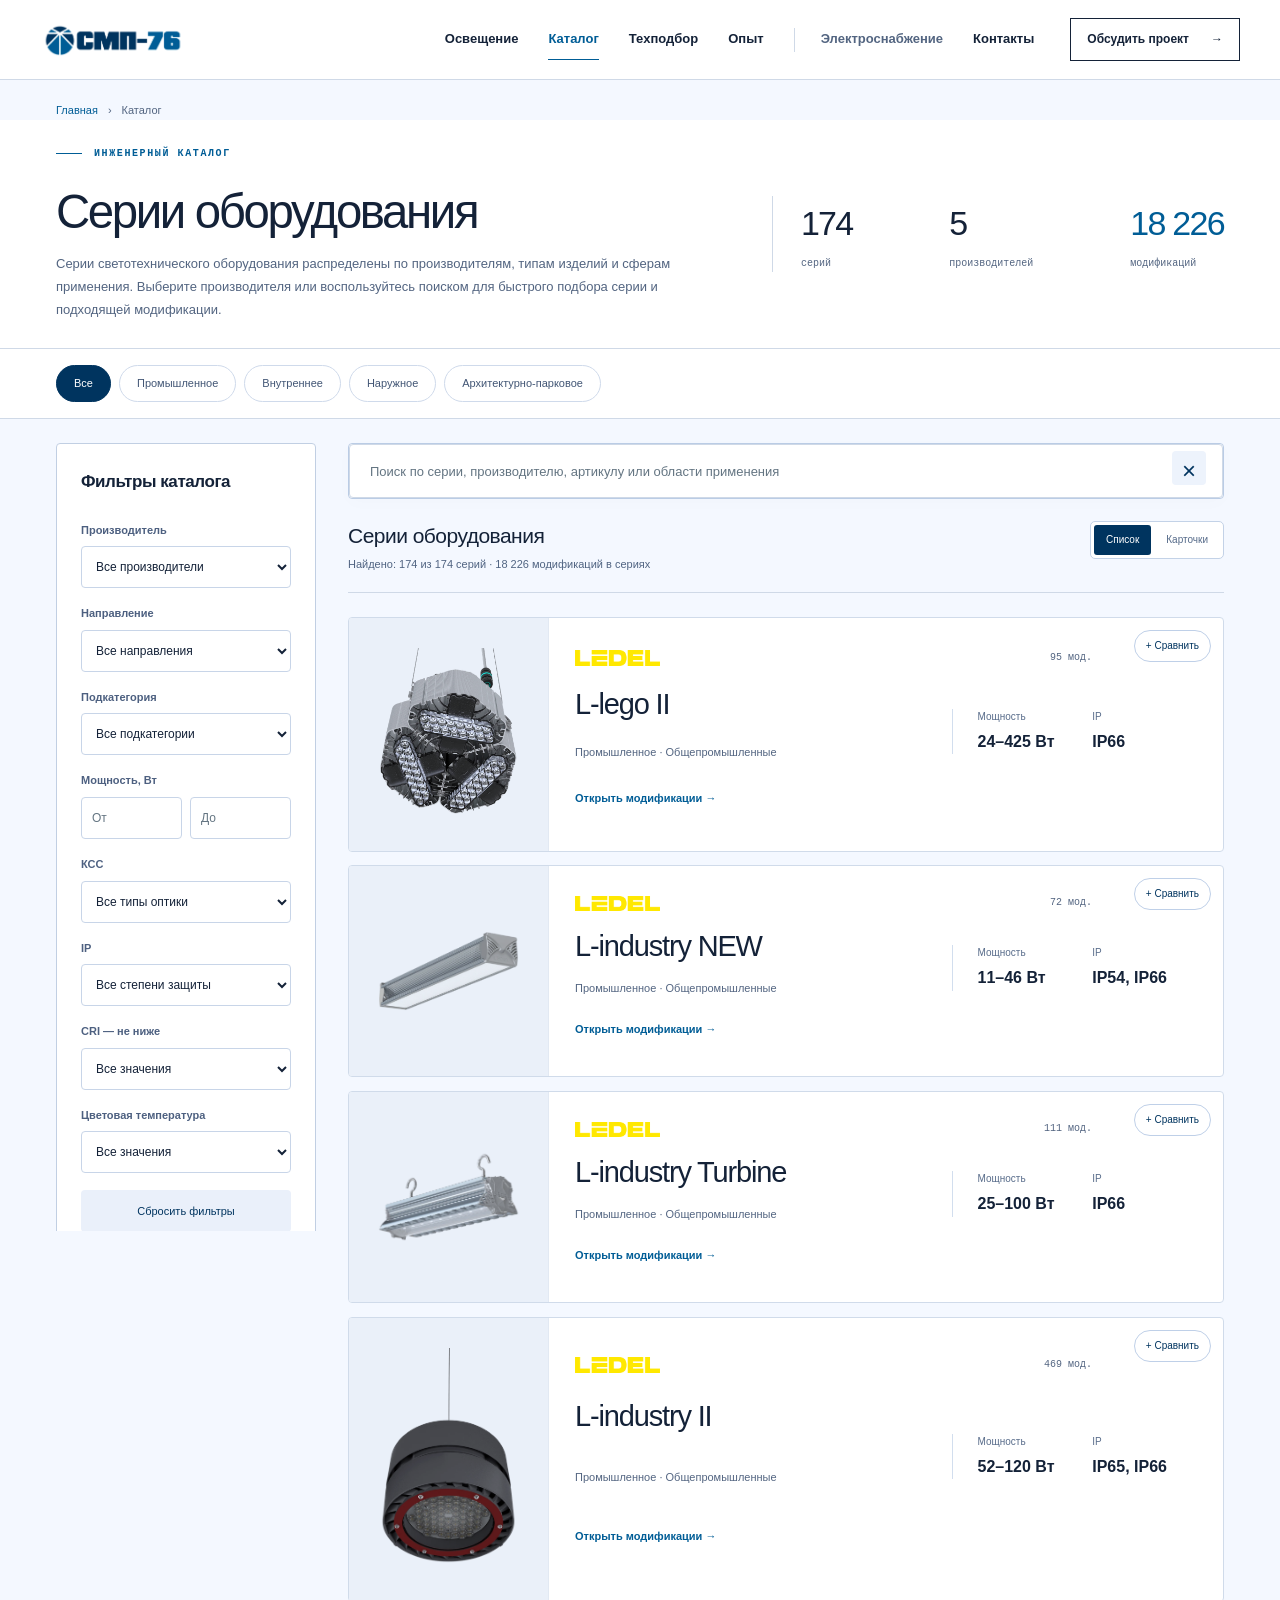
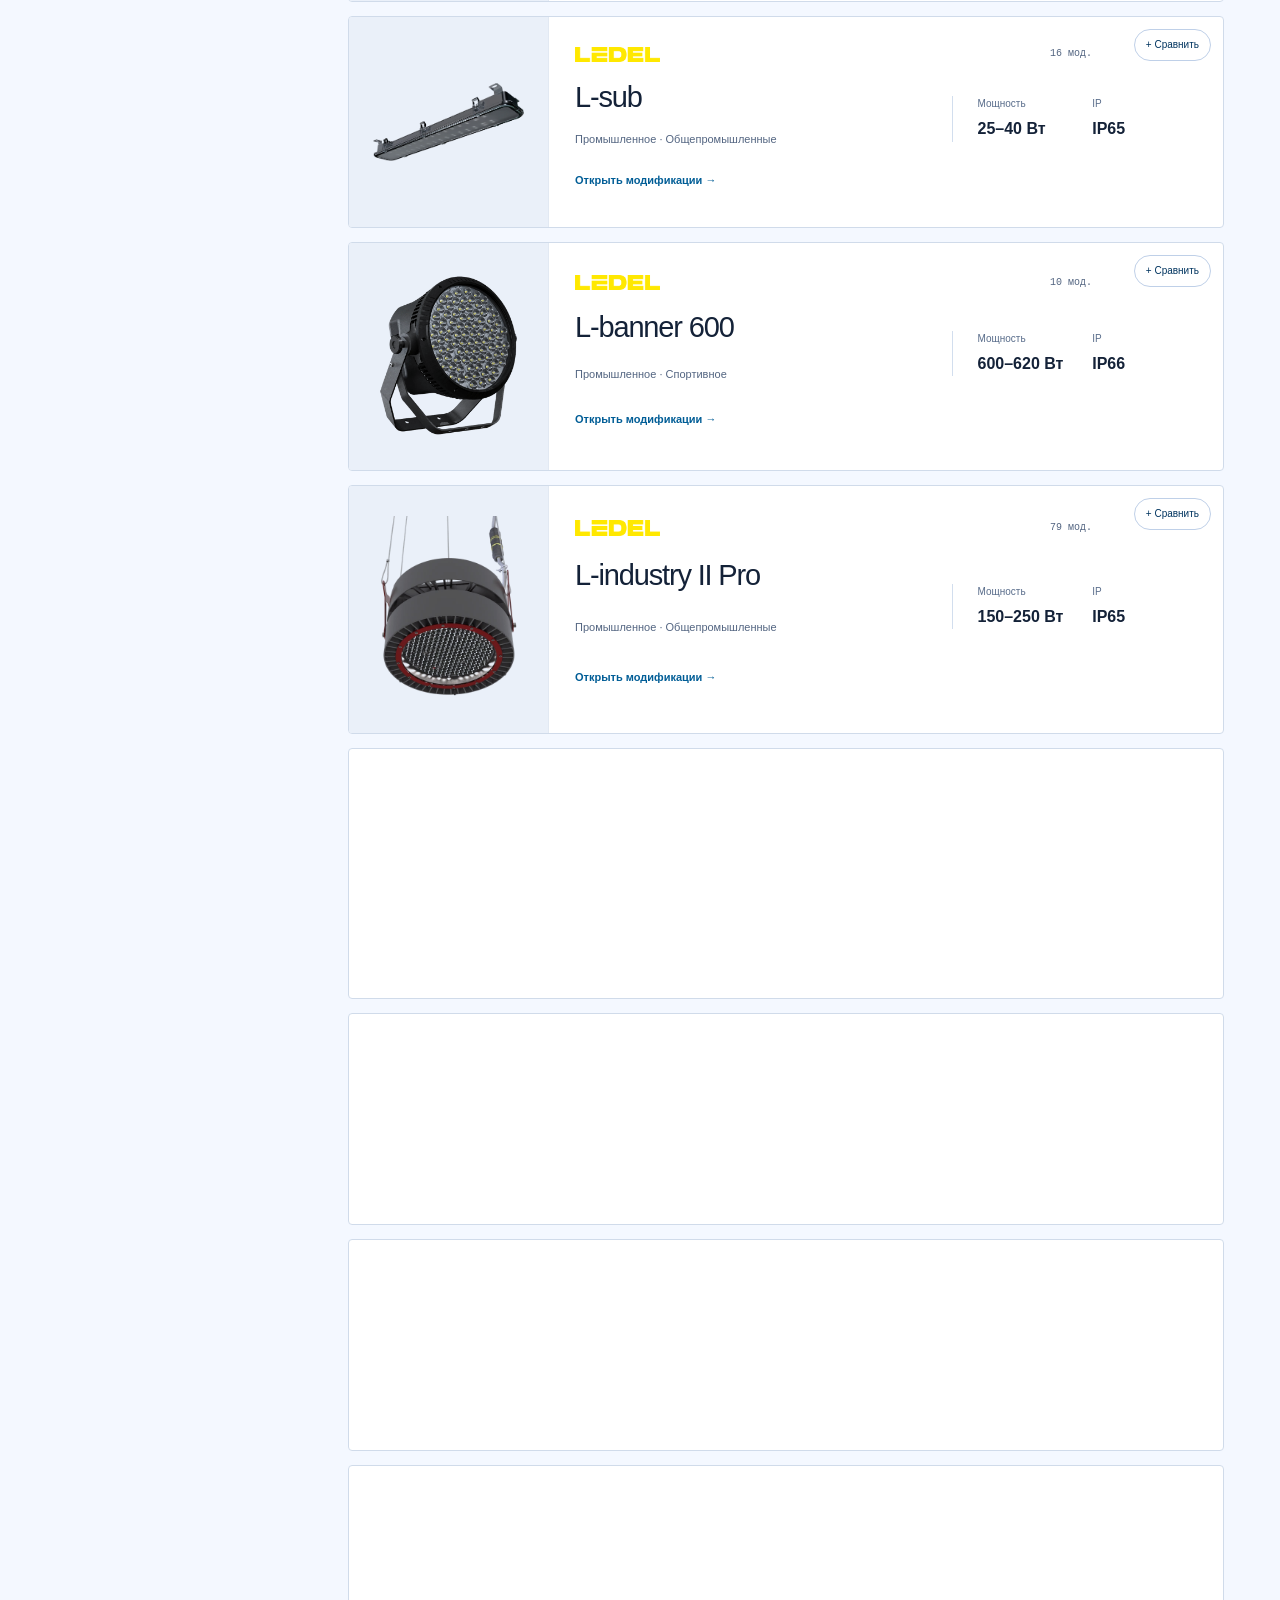
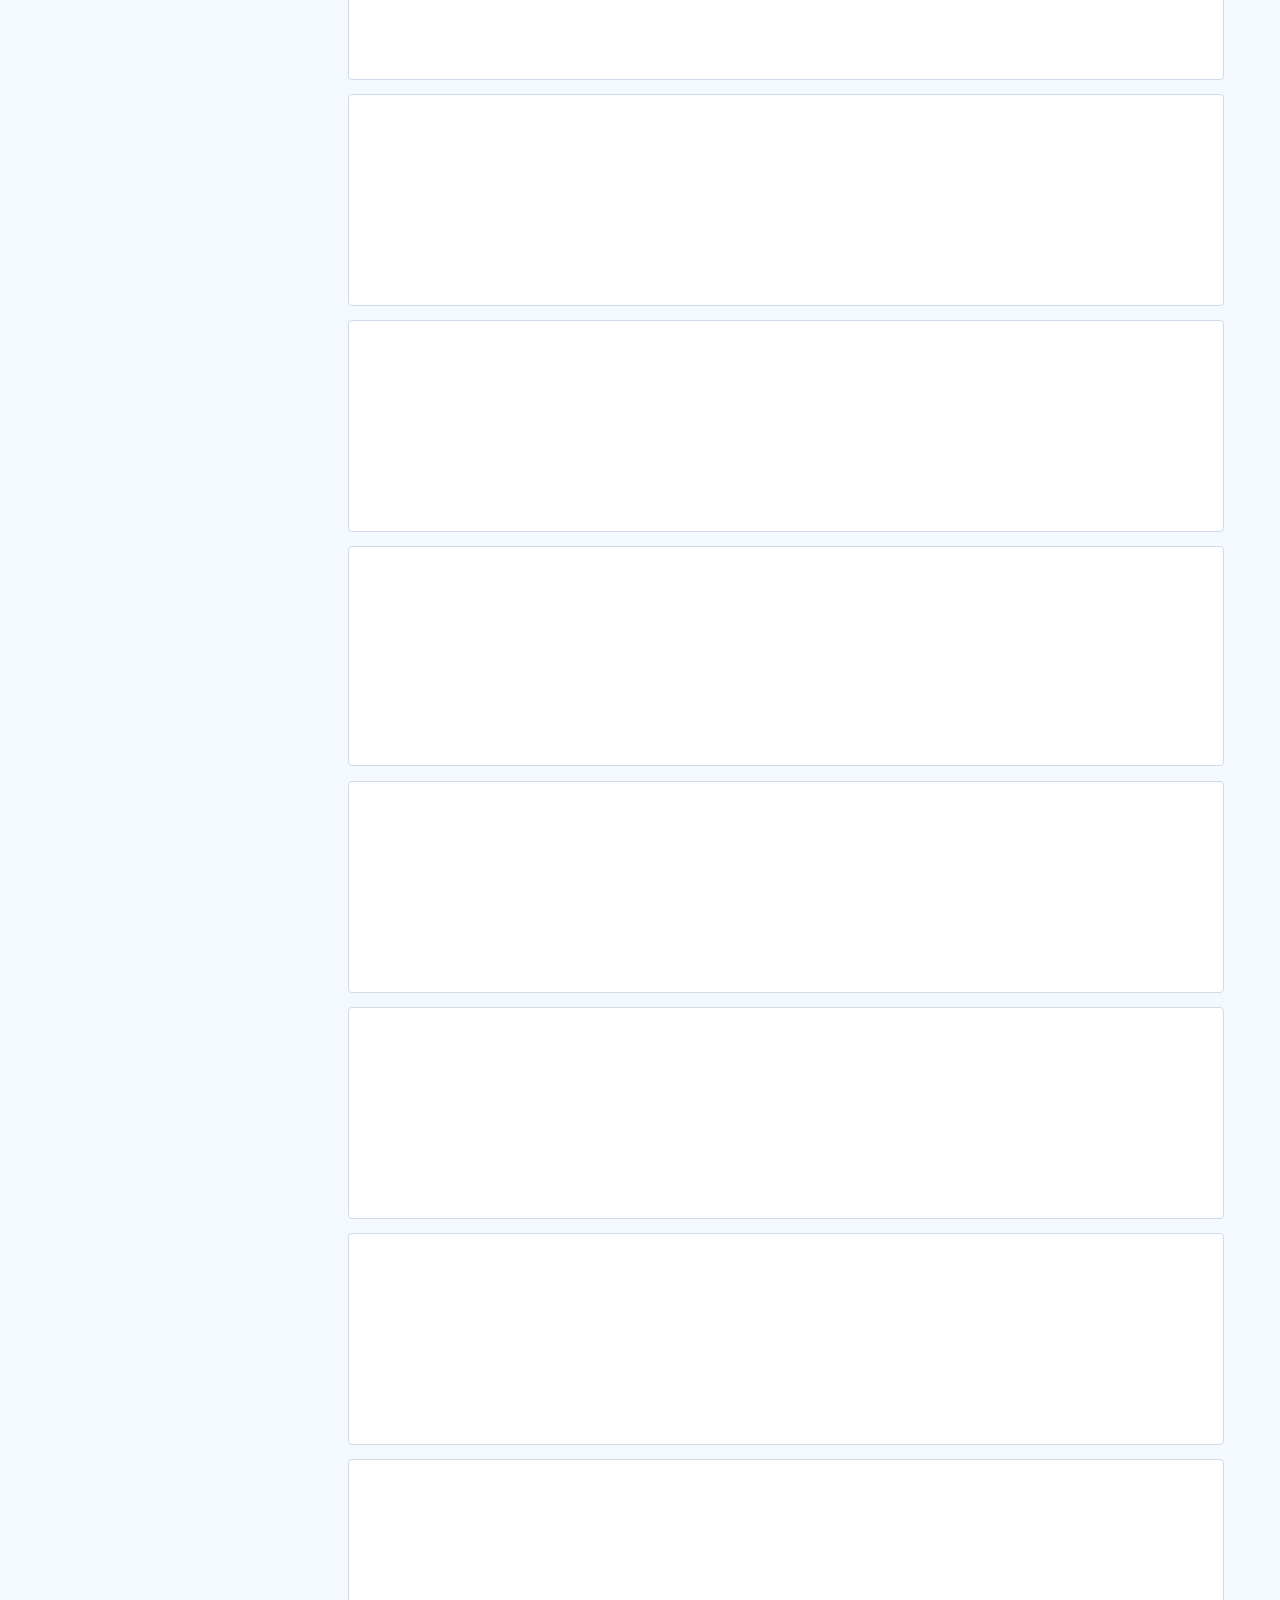
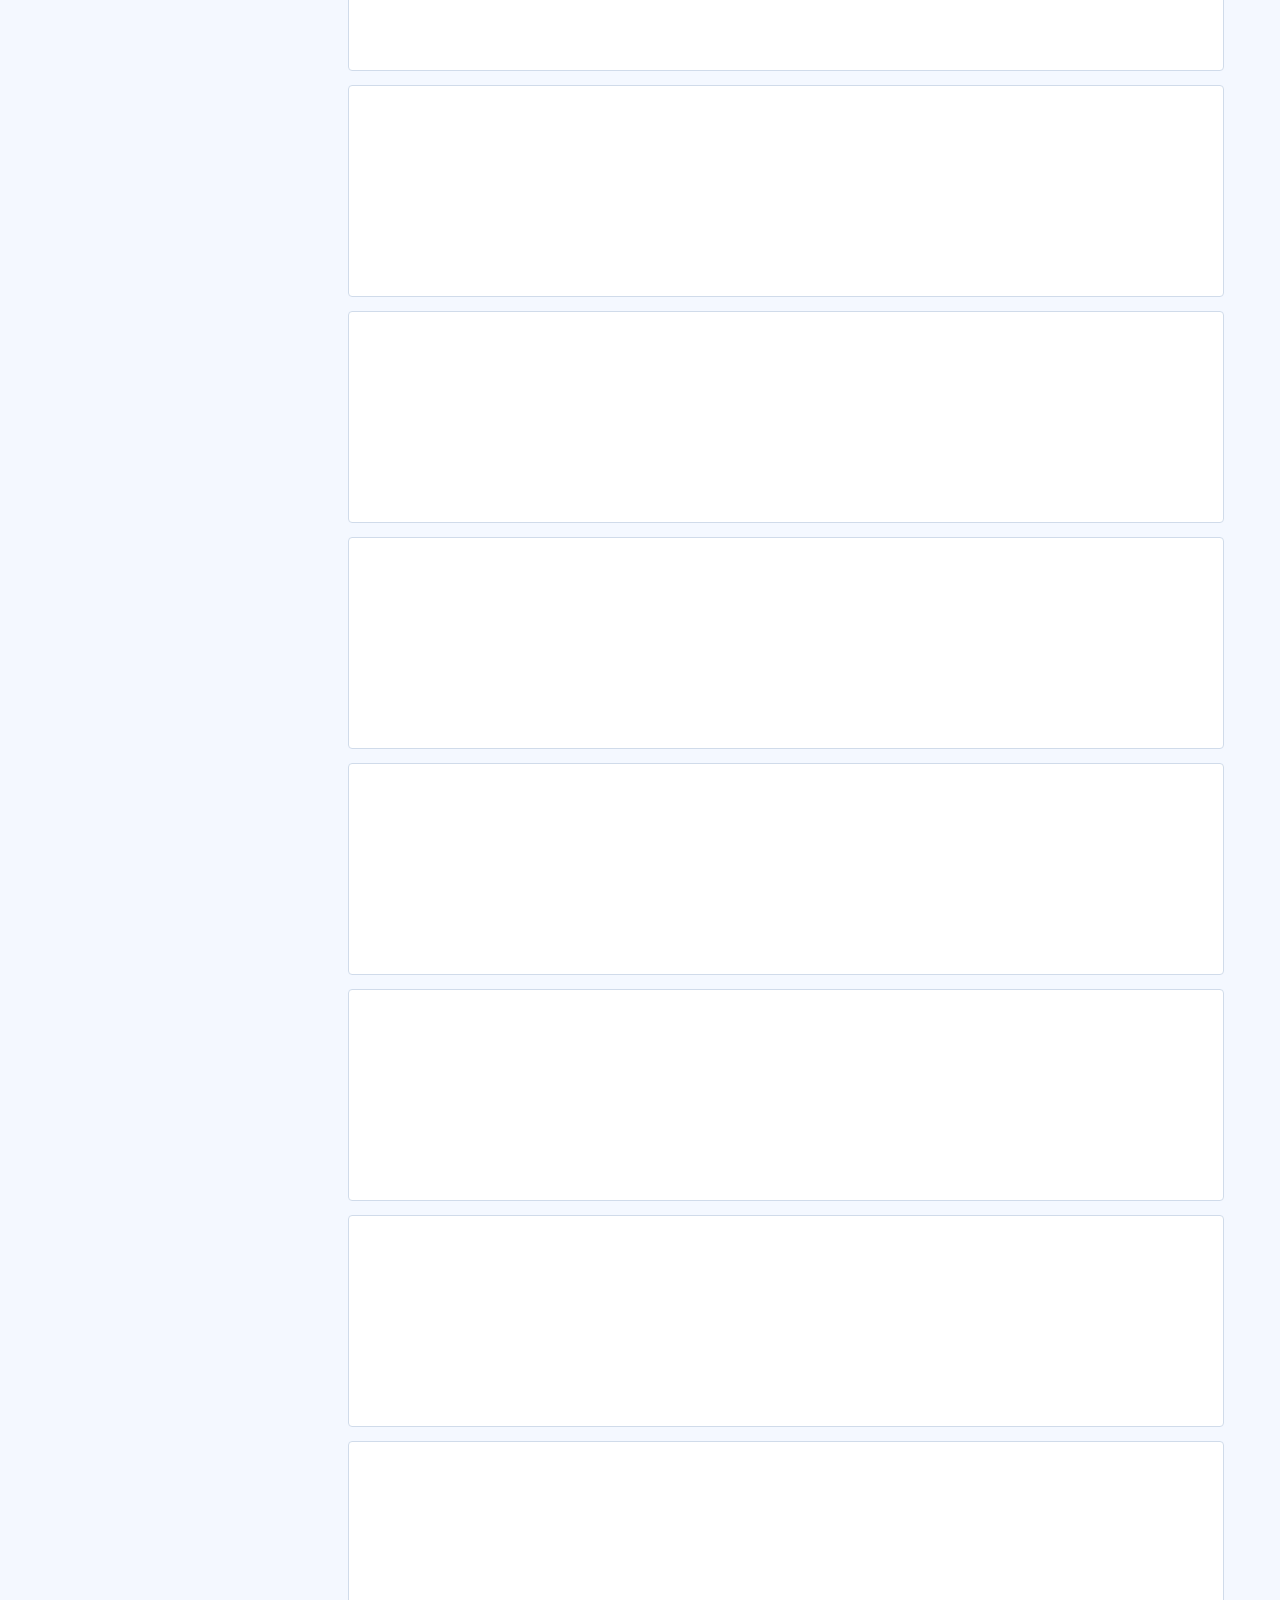
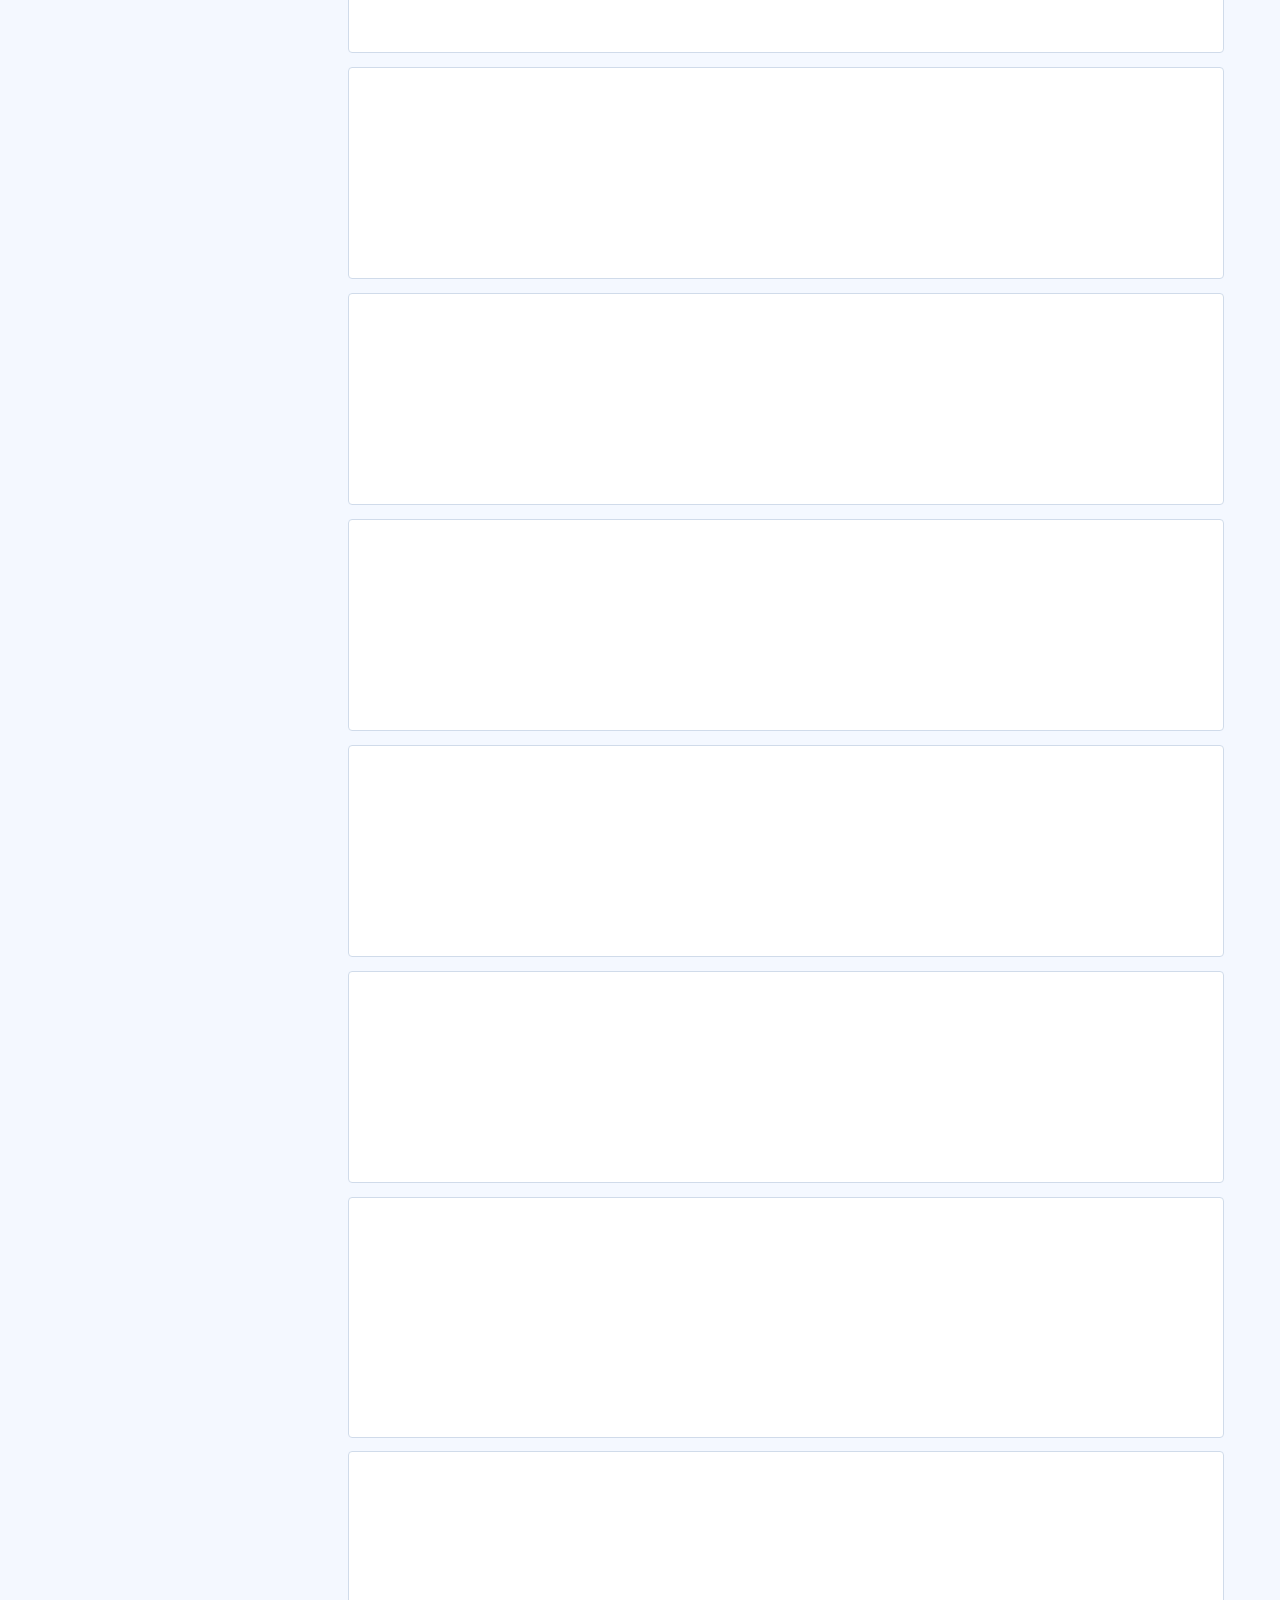
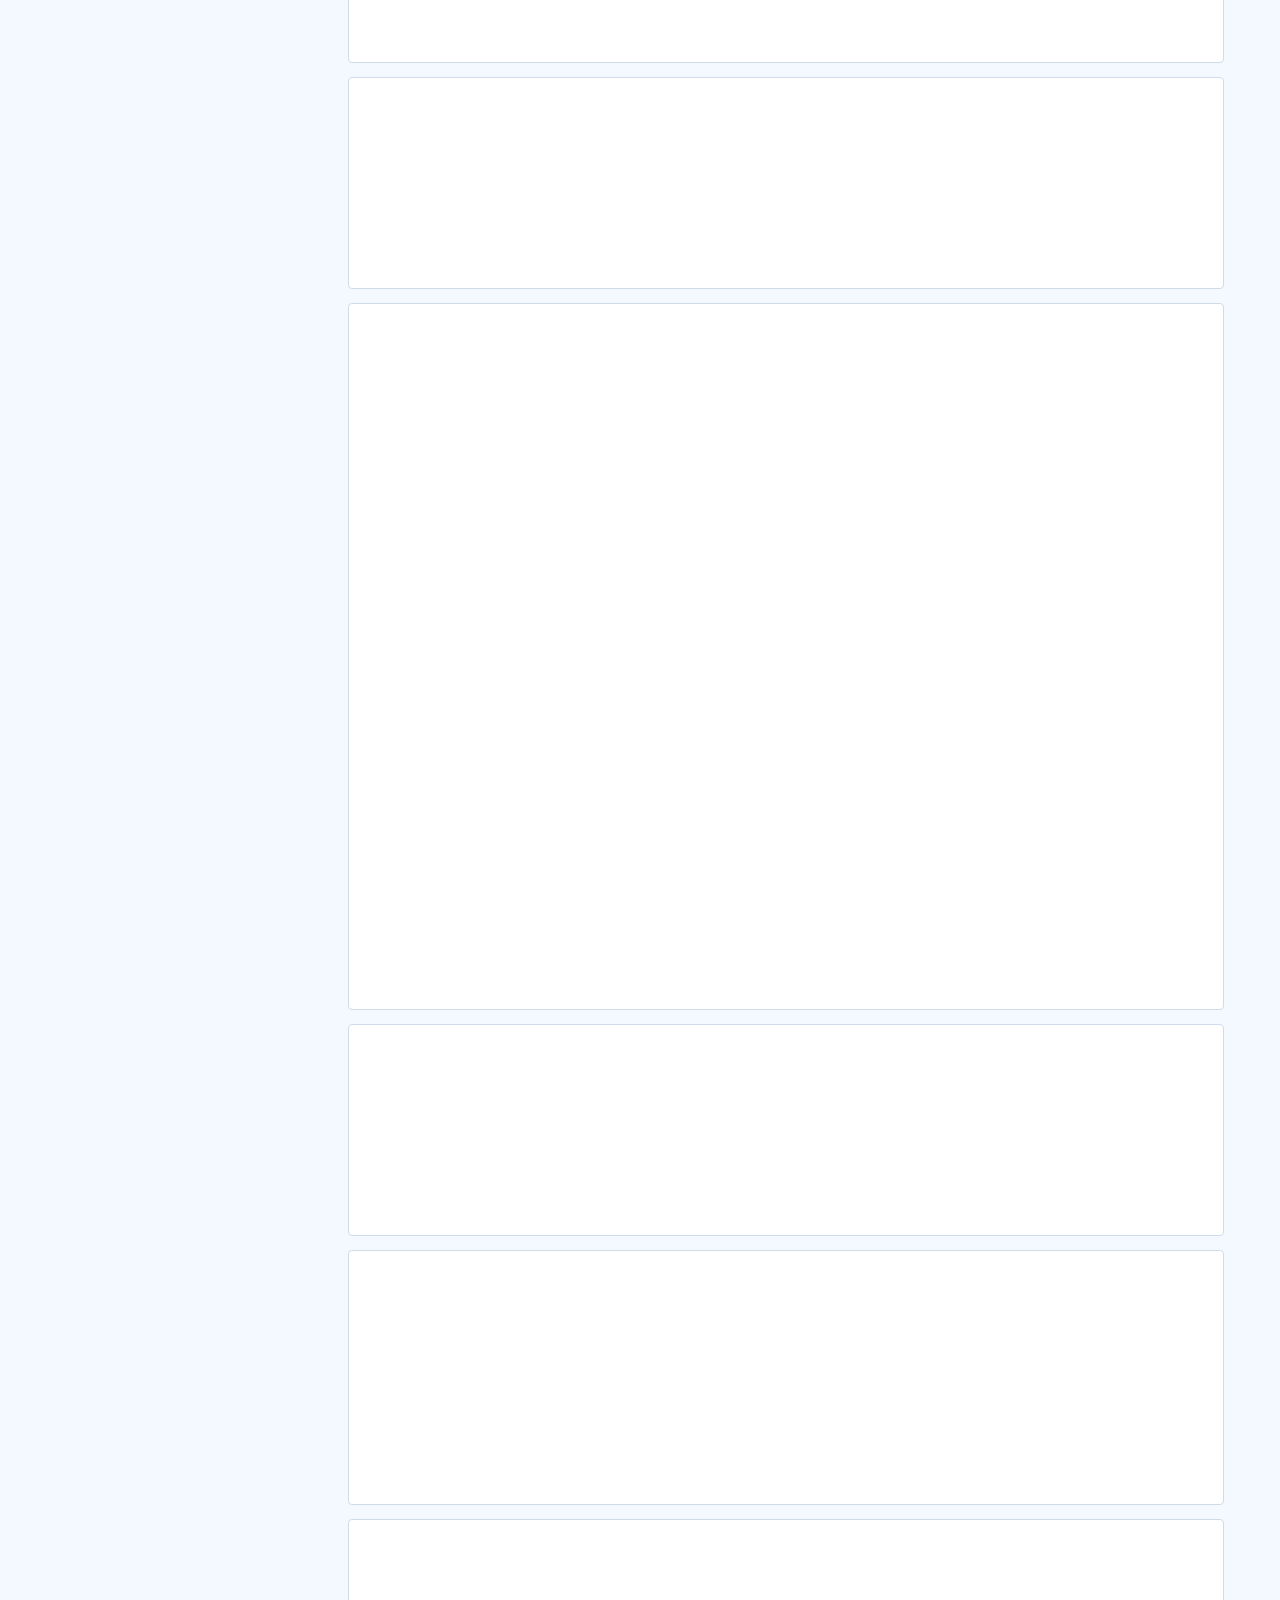
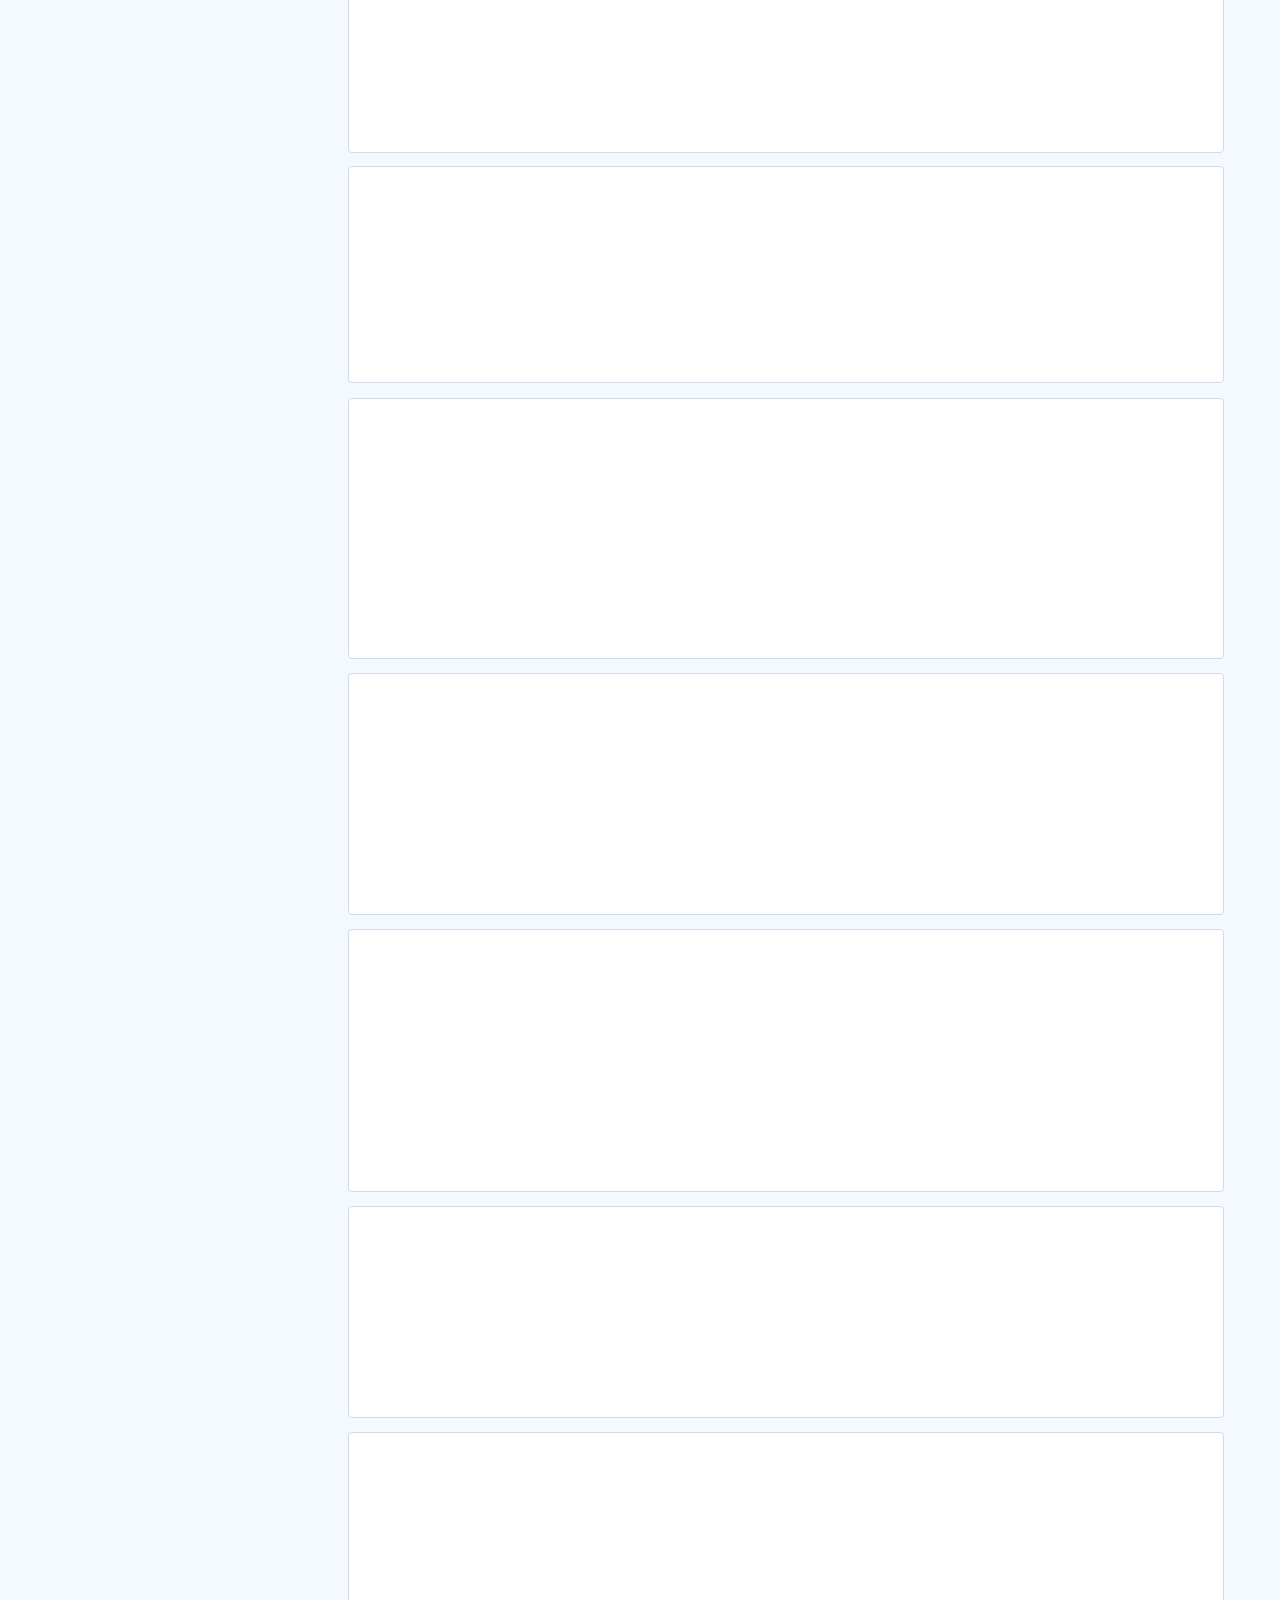
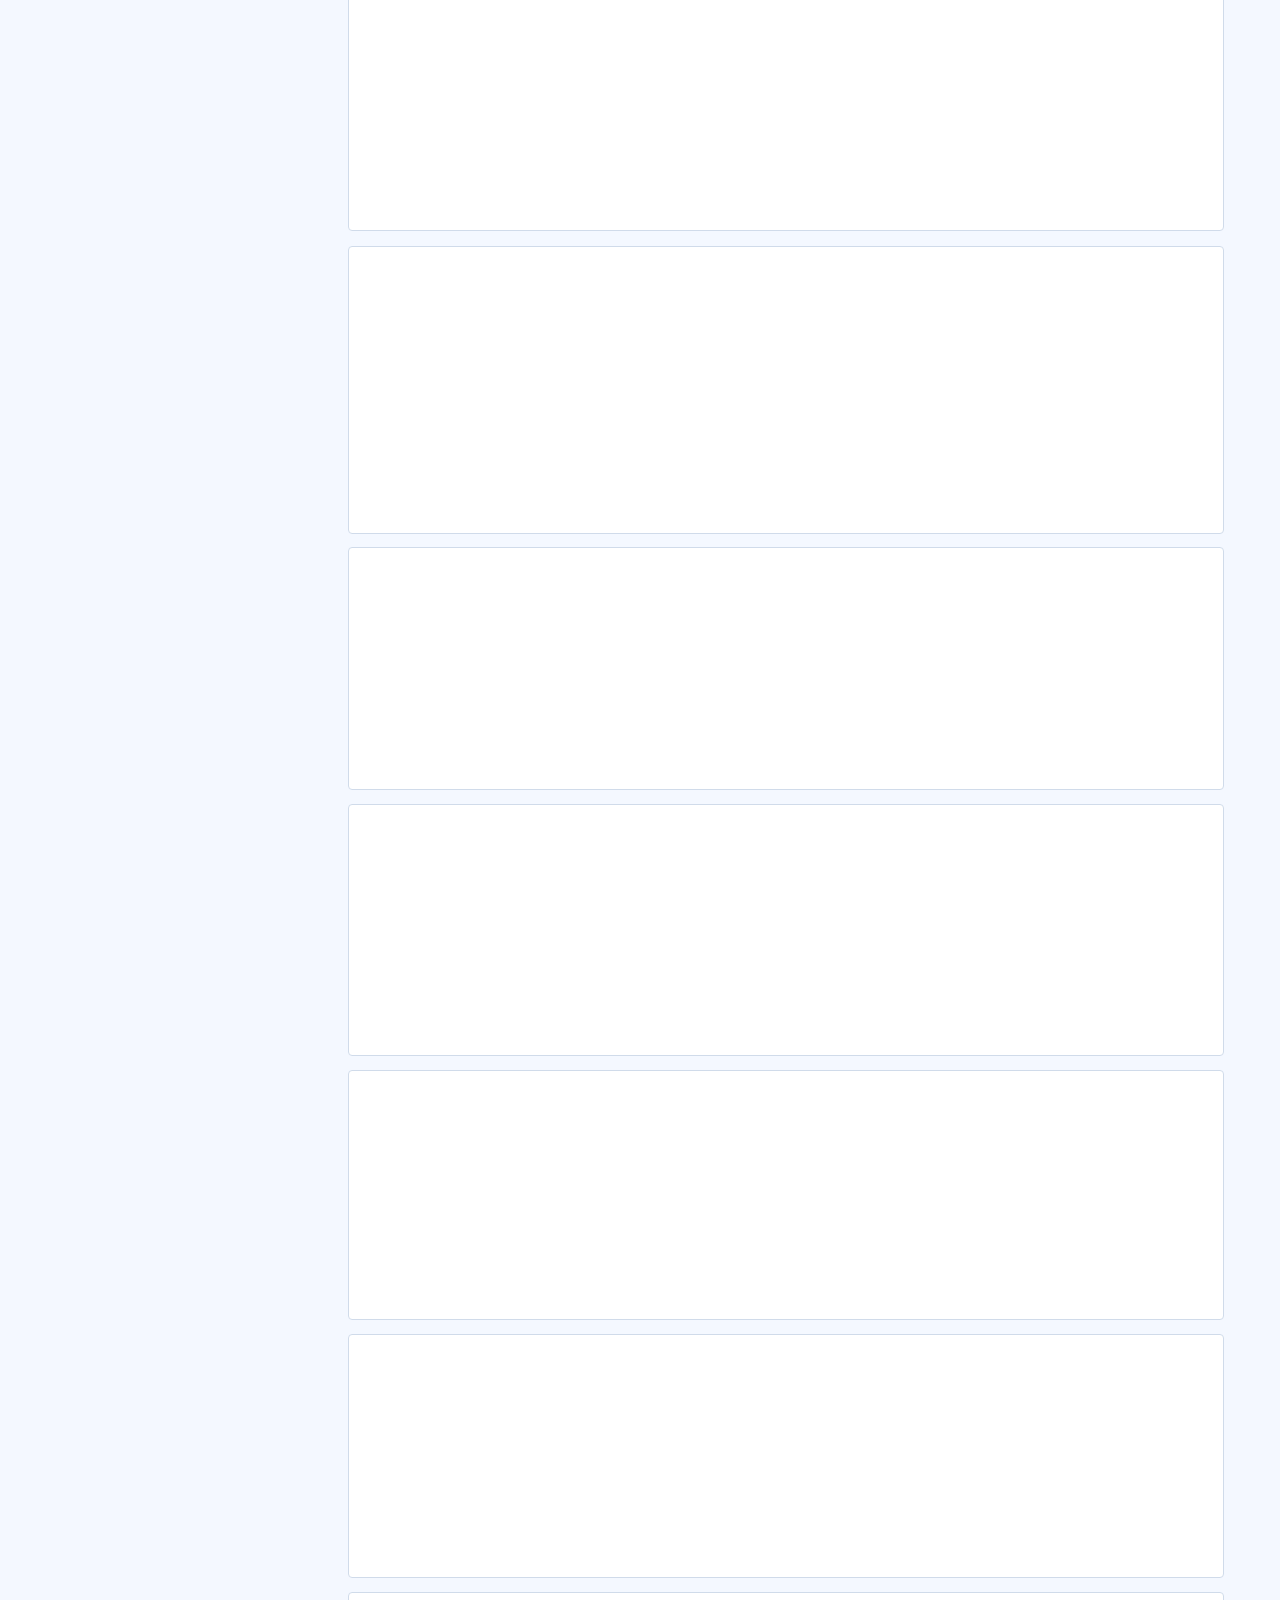
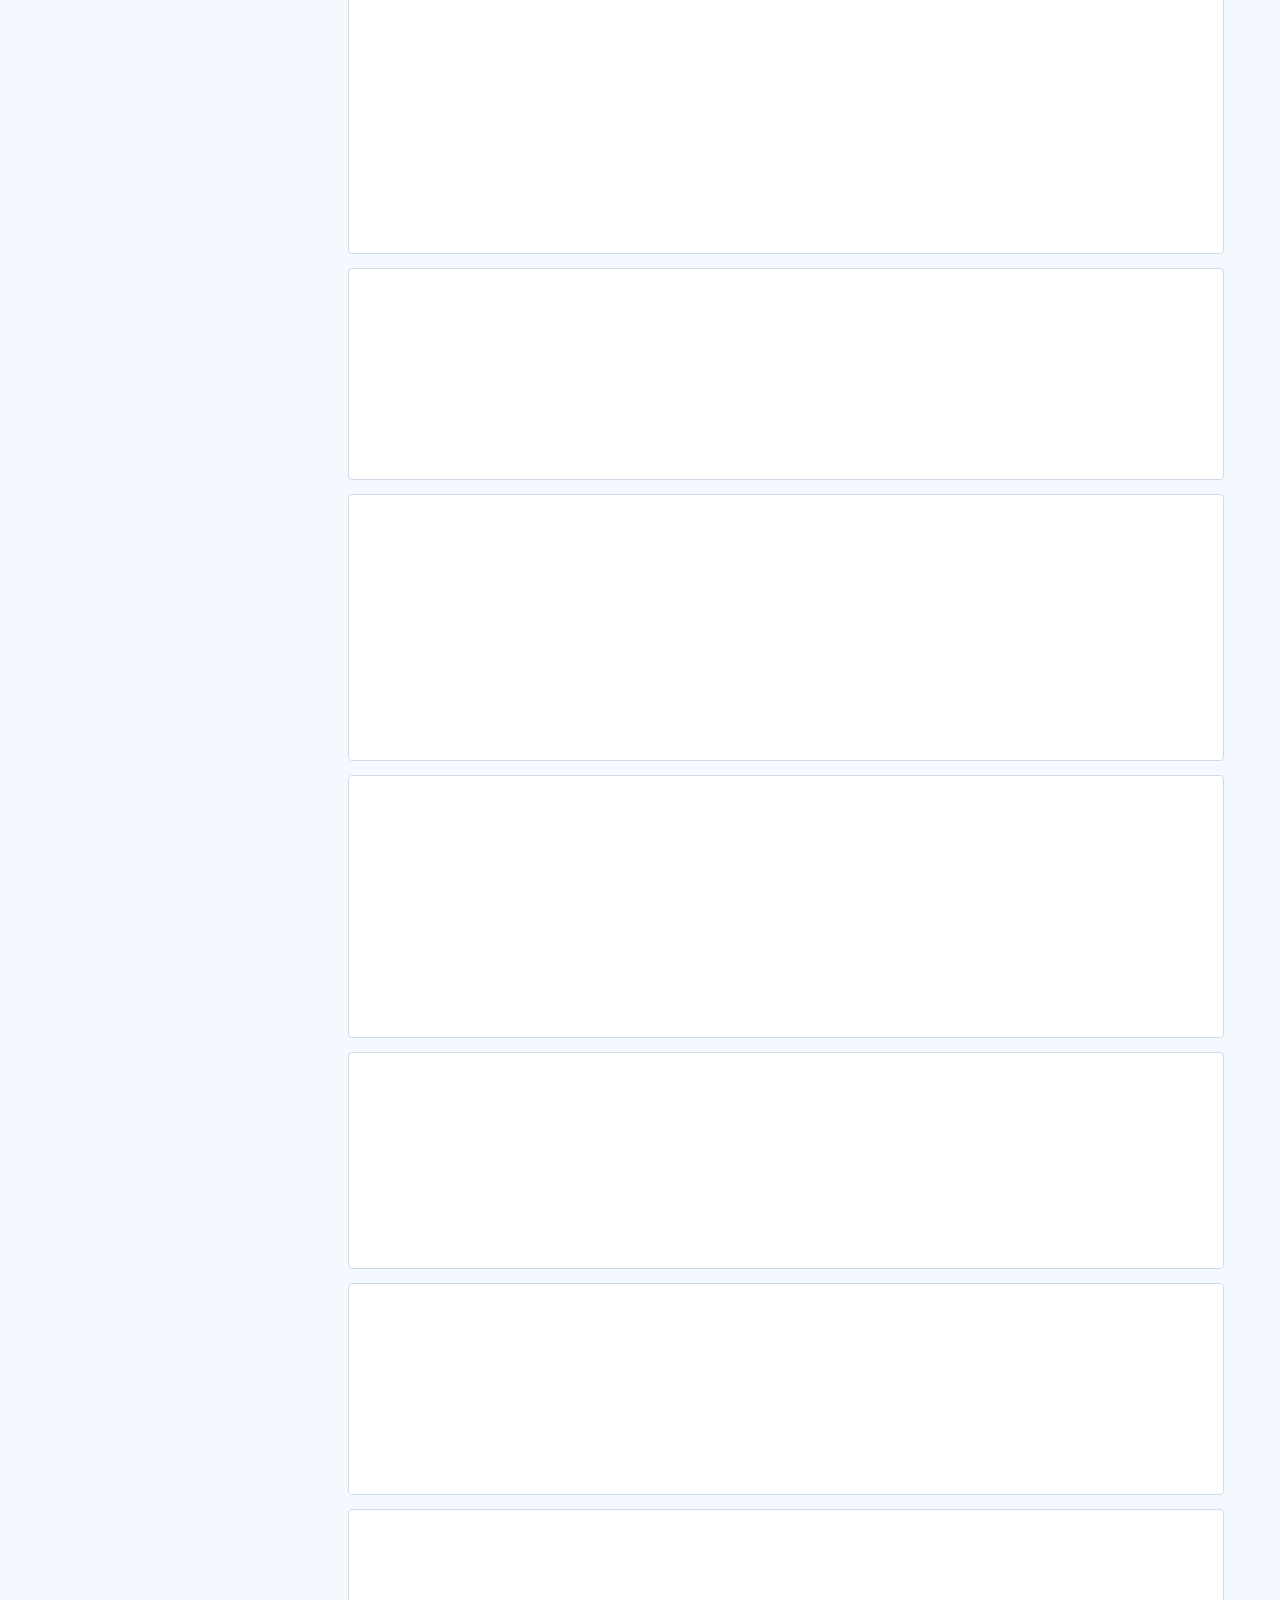
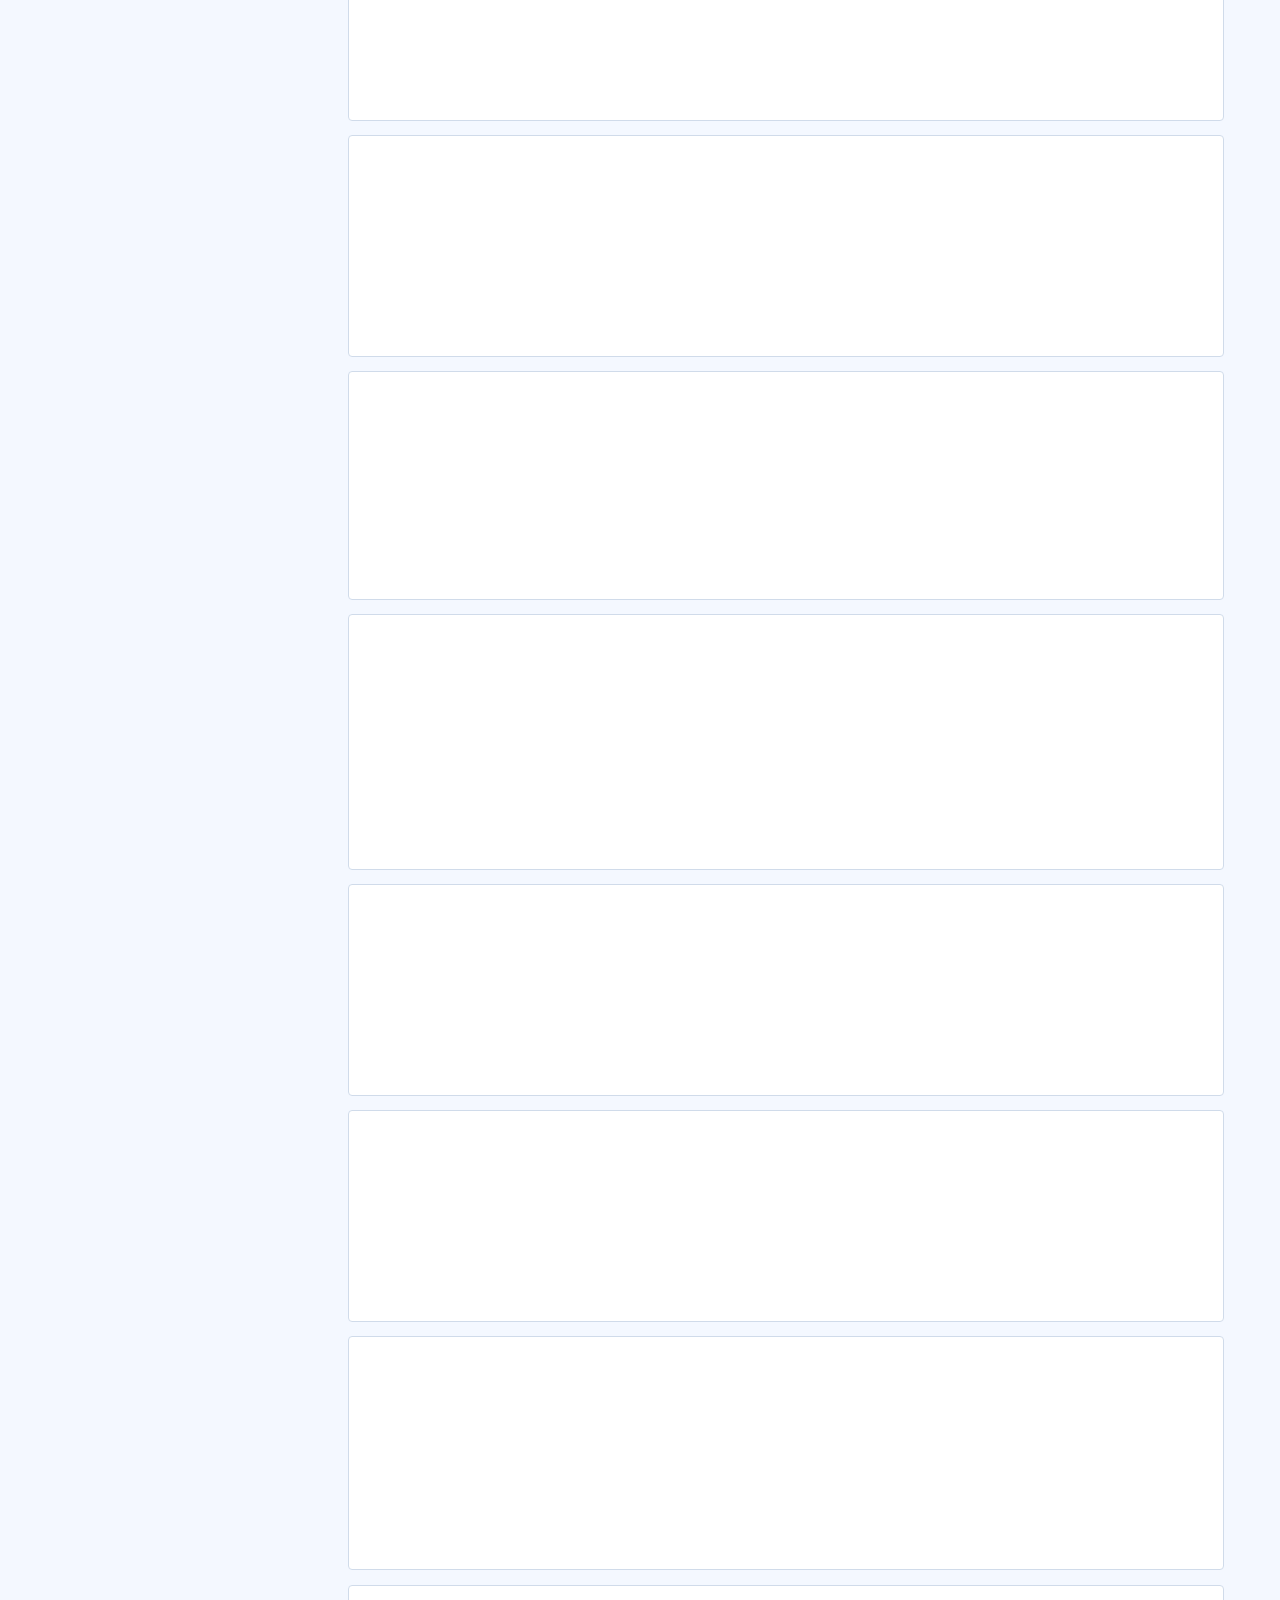
<file: series.html>
<!doctype html>
<html lang="ru">
  <head>
    <meta charset="utf-8" />
    <meta name="viewport" content="width=device-width,initial-scale=1" />
    <link rel="icon" href="favicon.ico" sizes="any" />
    <link rel="icon" type="image/png" sizes="32x32" href="favicon-32x32.png" />
    <link rel="apple-touch-icon" sizes="180x180" href="apple-touch-icon.png" />
    <link rel="manifest" href="site.webmanifest" />
    <title>Серии и модификации светильников | СМП-76</title>
    <meta
      name="description"
      content="Каталог светодиодного оборудования FEREKS, LEDEL, ARUNA, LUXCORE и PLG по производителю, сфере применения и типу изделия."
    />
    <link rel="canonical" href="https://smp-76.ru/series.html" />
    <meta name="theme-color" content="#071426" />
    <link rel="stylesheet" href="css/catalog.css" />
    <link rel="stylesheet" href="css/site.css" />
    <link rel="stylesheet" href="css/engineering.css" />
    <script src="js/site.js" defer></script>
    <script src="js/presentation.js" defer></script>
    <script src="js/catalog.js" defer></script>
  </head>
  <body class="catalog-page">
    <a class="skip-link" href="#main-content">Перейти к содержимому</a>
    <header class="smp-header" id="companyHeader">
      <div class="smp-header-inner">
        <a class="smp-brand" href="/" aria-label="СМП-76 — главная"
          ><img
            src="images/logo-footer-hd.png"
            width="146"
            height="38"
            alt="СМП-76"
            decoding="async"
            loading="lazy"
        /></a>
        <nav class="smp-nav" id="siteNav" aria-label="Основная навигация">
          <a href="/">Освещение</a
          ><a href="catalog.html" aria-current="page">Каталог</a
          ><a href="selection.html">Техподбор</a><a href="/#about">Опыт</a
          ><a href="elektrosnabzhenie.html" class="nav-secondary"
            >Электроснабжение</a
          ><a href="/#contact">Контакты</a>
        </nav>
        <a class="smp-contact" href="mailto:svet@smp-76.ru"
          >Обсудить проект <span aria-hidden="true">→</span></a
        ><button
          class="smp-menu"
          type="button"
          aria-controls="siteNav"
          aria-expanded="false"
          aria-label="Открыть меню"
        >
          <span></span><span></span>
        </button>
      </div>
    </header>
    <div class="breadcrumbs" id="breadcrumbs">
      <a href="/">Главная</a><span>›</span
      ><span id="crumbCurrent">Каталог</span>
    </div>
    <section class="hero">
      <div class="hero-inner">
        <div class="eyebrow">Инженерный каталог</div>
        <h1>Серии оборудования</h1>
        <p>
          <span class="catalog-intro-long">
            Серии светотехнического оборудования распределены по производителям,
            типам изделий и сферам применения. Выберите производителя или
            воспользуйтесь поиском для быстрого подбора серии и подходящей
            модификации. </span
          ><span class="catalog-intro-short"
            >Серии, характеристики и все модификации оборудования.</span
          >
        </p>
        <div class="stats">
          <div class="stat"><strong id="seriesStat">174</strong> серий</div>
          <div class="stat">
            <strong id="brandStat">5</strong> производителей
          </div>
          <div class="stat">
            <strong id="modelStat">18 226</strong> модификаций
          </div>
        </div>
      </div>
    </section>
    <div class="quick-wrap">
      <div class="quick-filters" id="quickFilters">
        <button class="quick-btn active" data-quick="">Все</button
        ><button class="quick-btn" data-quick="Промышленное">
          Промышленное</button
        ><button class="quick-btn" data-quick="Внутреннее">Внутреннее</button
        ><button class="quick-btn" data-quick="Наружное">Наружное</button
        ><button class="quick-btn" data-quick="Архитектурно-парковое">
          Архитектурно-парковое
        </button>
      </div>
    </div>
    <div class="mobile-filter-bar">
      <button
        type="button"
        id="openFilters"
        aria-controls="catalogFilters"
        aria-expanded="false"
      >
        Фильтры <span id="filterCount">0</span></button
      ><a href="selection.html">Технический подбор →</a>
    </div>
    <div class="catalog-shell">
      <aside
        class="filters-wrap"
        id="catalogFilters"
        aria-label="Фильтры каталога"
      >
        <div class="sheet-toolbar">
          <strong>Фильтры оборудования</strong
          ><button
            type="button"
            data-close-filters
            aria-label="Закрыть фильтры"
          >
            ×
          </button>
        </div>
        <div class="filters">
          <p class="filters-title">Фильтры каталога</p>
          <div class="filter-grid">
            <div class="filter-group">
              <label>Производитель</label
              ><select id="brand">
                <option value="">Все производители</option>
              </select>
            </div>
            <div class="filter-group">
              <label>Направление</label
              ><select id="section">
                <option value="">Все направления</option>
              </select>
            </div>
            <div class="filter-group">
              <label>Подкатегория</label
              ><select id="subsection">
                <option value="">Все подкатегории</option>
              </select>
            </div>
            <div class="filter-group">
              <label>Мощность, Вт</label>
              <div class="power-range">
                <input
                  id="powerMin"
                  type="number"
                  min="0"
                  step="10"
                  placeholder="От"
                /><input
                  id="powerMax"
                  type="number"
                  min="0"
                  step="10"
                  placeholder="До"
                />
              </div>
            </div>
            <div class="filter-group">
              <label>КСС</label
              ><select id="catalogKss">
                <option value="">Все КСС</option>
              </select>
            </div>
            <div class="filter-group">
              <label>IP</label
              ><select id="catalogIp">
                <option value="">Все степени защиты</option>
              </select>
            </div>
            <div class="filter-group">
              <label for="catalogCri">CRI — не ниже</label
              ><select id="catalogCri">
                <option value="">Все значения</option>
              </select>
            </div>
            <div class="filter-group">
              <label for="catalogCct">Цветовая температура</label
              ><select id="catalogCct">
                <option value="">Все значения</option>
              </select>
            </div>
            <button class="reset" id="reset">Сбросить фильтры</button>
          </div>
        </div>
        <button class="apply-filters" type="button" data-close-filters>
          Показать оборудование →
        </button>
      </aside>
      <div class="catalog-content">
        <main class="main" id="main-content">
          <div class="workspace-toolbar">
            <div class="catalog-selector-link">
              <a href="selection.html">Подобрать по параметрам</a>
            </div>
            <div class="search">
              <input
                id="q"
                placeholder="Поиск по серии, производителю, артикулу или области применения"
                aria-label="Поиск по серии, производителю или артикулу"
              /><button id="clear" aria-label="Очистить">×</button>
            </div>

            <div class="result-head">
              <div>
                <h2>Серии оборудования</h2>
                <p id="resultText" role="status"></p>
              </div>
              <div
                class="catalog-view-controls"
                role="group"
                aria-label="Представление каталога"
              >
                <button
                  type="button"
                  data-catalog-view="list"
                  aria-pressed="true"
                >
                  Список</button
                ><button
                  type="button"
                  data-catalog-view="cards"
                  aria-pressed="false"
                >
                  Карточки
                </button>
              </div>
            </div>
            <div
              class="active-filter-strip"
              id="activeFilters"
              aria-live="polite"
            ></div>
          </div>
          <div id="grid" class="grid" aria-busy="true">
            <div class="catalog-loading" role="status">
              Загружаем оборудование…
              <div class="skeleton-grid"><i></i><i></i><i></i></div>
            </div>
          </div>
        </main>
      </div>
    </div>
    <div class="compare-bar" id="compareBar">
      <span class="compare-bar-text" id="compareBarText"
        >Выбрано для сравнения: 0</span
      >
      <div class="compare-items" id="compareItems"></div>
      <button class="compare-open" id="compareOpen">Сравнить</button
      ><button class="compare-clear" id="compareClear">Очистить</button>
    </div>
    <div class="compare-modal" id="compareModal" aria-hidden="true">
      <div class="modal-backdrop" data-compare-close></div>
      <section
        class="compare-panel"
        role="dialog"
        aria-modal="true"
        tabindex="-1"
        aria-labelledby="compareTitle"
      >
        <button
          class="modal-close compare-close"
          type="button"
          data-compare-close
          aria-label="Закрыть сравнительную таблицу"
          title="Закрыть"
        >
          ×
        </button>
        <div class="compare-content" id="compareContent"></div>
      </section>
    </div>
    <div class="modal" id="modal" aria-hidden="true">
      <div class="modal-backdrop" data-close></div>
      <section
        class="modal-panel"
        role="dialog"
        aria-modal="true"
        aria-labelledby="modalTitle"
        tabindex="-1"
      >
        <button class="modal-close" data-close aria-label="Закрыть">×</button>
        <div class="modal-content" id="modalContent"></div>
      </section>
    </div>
    <div class="filter-backdrop" id="filterBackdrop" hidden></div>
    <footer class="smp-footer">
      <div class="container">
        <div class="footer-top">
          <div>
            <a class="footer-brand" href="/" aria-label="СМП-76 — главная"
              ><img
                src="images/logo-footer-hd.png"
                width="145"
                height="36"
                alt="СМП-76"
                loading="lazy"
                decoding="async"
            /></a>
            <p>
              Инженерный подход к свету.<br />От требований проекта — к
              работающему решению.
            </p>
          </div>
          <div class="footer-links">
            <a href="catalog.html">Каталог оборудования</a
            ><a href="tel:+79262846454">+7 (926) 284-64-54</a
            ><a href="selection.html">Технический подбор</a
            ><a href="tel:+79872353367">+7 (987) 235-33-67</a
            ><a href="elektrosnabzhenie.html">Электроснабжение</a
            ><a href="mailto:svet@smp-76.ru">svet@smp-76.ru</a>
          </div>
        </div>
        <div class="footer-bottom">
          <span>© 2026 ООО «СМП-76» · Москва</span
          ><a href="privacy.html">Конфиденциальность</a>
        </div>
      </div>
    </footer>
  </body>
</html>
</file>
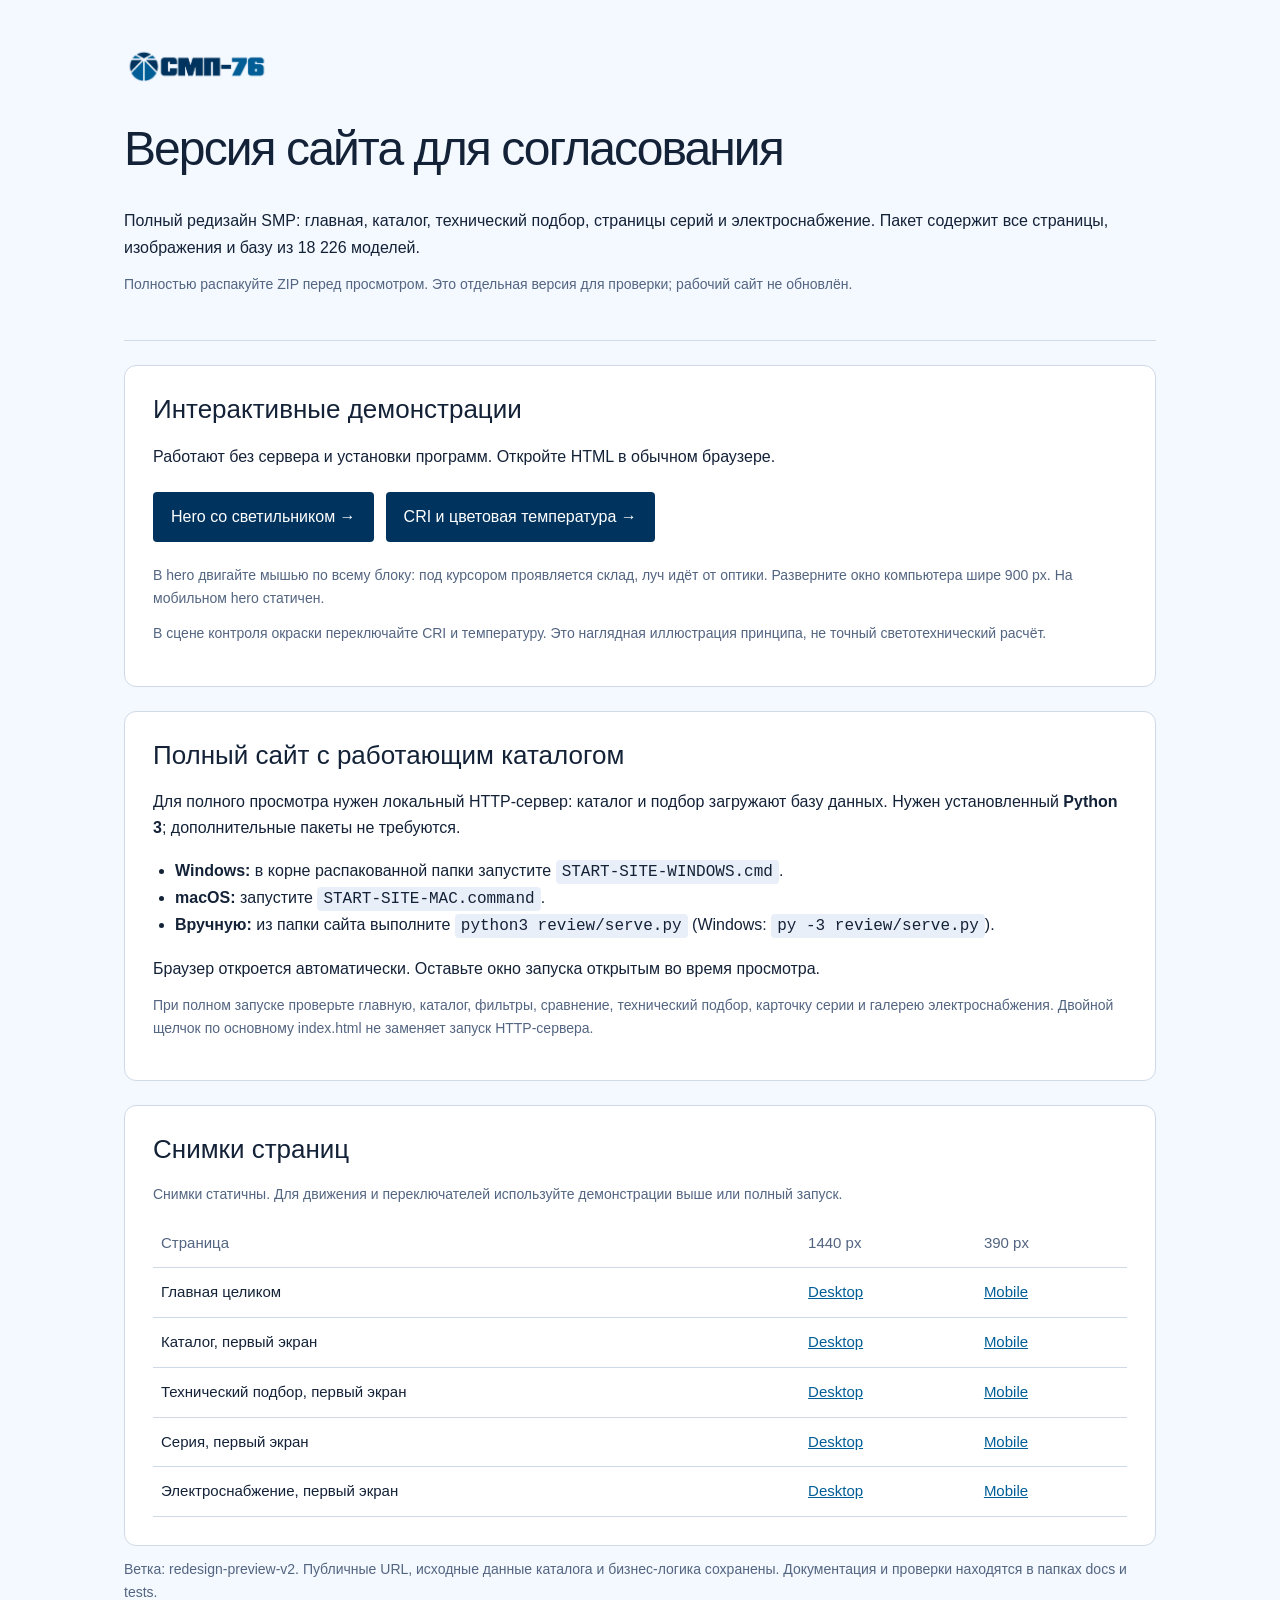
<file: review/START-HERE.html>
<!doctype html>
<html lang="ru">
  <head>
    <meta charset="UTF-8" />
    <meta name="viewport" content="width=device-width, initial-scale=1" />
    <meta name="robots" content="noindex,nofollow" />
    <title>СМП-76 — пакет для согласования</title>
    <style>
      * {
        box-sizing: border-box;
      }
      body {
        margin: 0;
        background: #f4f8ff;
        color: #142238;
        font:
          16px/1.65 Arial,
          sans-serif;
      }
      main {
        max-width: 1080px;
        margin: auto;
        padding: 48px 24px 72px;
      }
      header {
        padding-bottom: 32px;
        border-bottom: 1px solid #cfd9e7;
      }
      img {
        width: 146px;
        height: auto;
      }
      h1 {
        font-size: clamp(30px, 5vw, 48px);
        line-height: 1.1;
        font-weight: 500;
        letter-spacing: -0.04em;
      }
      h2 {
        font-size: 26px;
        line-height: 1.2;
        font-weight: 500;
        margin: 0 0 18px;
      }
      p {
        margin: 12px 0;
      }
      section {
        background: #fff;
        border: 1px solid #cfd9e7;
        border-radius: 12px;
        padding: 28px;
        margin-top: 24px;
      }
      .actions {
        display: flex;
        flex-wrap: wrap;
        gap: 12px;
        margin: 22px 0;
      }
      .button {
        padding: 12px 18px;
        background: #00345f;
        color: #fff;
        border-radius: 4px;
        text-decoration: none;
        display: inline-block;
      }
      a {
        color: #005d96;
      }
      code {
        background: #e9eff8;
        padding: 3px 6px;
        border-radius: 4px;
        overflow-wrap: anywhere;
      }
      .muted {
        color: #536581;
        font-size: 14px;
      }
      table {
        width: 100%;
        border-collapse: collapse;
        font-size: 15px;
      }
      th,
      td {
        text-align: left;
        border-bottom: 1px solid #cfd9e7;
        padding: 12px 8px;
      }
      th {
        color: #536581;
        font-weight: 500;
      }
      ul {
        padding-left: 22px;
      }
      @media (max-width: 600px) {
        main {
          padding: 28px 18px;
        }
        section {
          padding: 22px 18px;
        }
        h2 {
          font-size: 23px;
        }
        .button {
          width: 100%;
        }
        th,
        td {
          padding: 12px 4px;
          font-size: 13px;
        }
      }
    </style>
  </head>
  <body>
    <main>
      <header>
        <img
          src="../images/logo-footer-hd.png"
          alt="СМП-76"
          width="146"
          height="38"
        />
        <h1>Версия сайта для согласования</h1>
        <p>
          Полный редизайн SMP: главная, каталог, технический подбор, страницы
          серий и электроснабжение. Пакет содержит все страницы, изображения и
          базу из 18 226 моделей.
        </p>
        <p class="muted">
          Полностью распакуйте ZIP перед просмотром. Это отдельная версия для
          проверки; рабочий сайт не обновлён.
        </p>
      </header>
      <section>
        <h2>Интерактивные демонстрации</h2>
        <p>
          Работают без сервера и установки программ. Откройте HTML в обычном
          браузере.
        </p>
        <div class="actions">
          <a class="button" href="../docs/preview-v2/smp-hero-interactive.html"
            >Hero со светильником →</a
          >
          <a
            class="button"
            href="../docs/preview-v2/colour-lab-interactive.html"
            >CRI и цветовая температура →</a
          >
        </div>
        <p class="muted">
          В hero двигайте мышью по всему блоку: под курсором проявляется склад,
          луч идёт от оптики. Разверните окно компьютера шире 900 px. На
          мобильном hero статичен.
        </p>
        <p class="muted">
          В сцене контроля окраски переключайте CRI и температуру. Это наглядная
          иллюстрация принципа, не точный светотехнический расчёт.
        </p>
      </section>
      <section>
        <h2>Полный сайт с работающим каталогом</h2>
        <p>
          Для полного просмотра нужен локальный HTTP-сервер: каталог и подбор
          загружают базу данных. Нужен установленный <strong>Python 3</strong>;
          дополнительные пакеты не требуются.
        </p>
        <ul>
          <li>
            <strong>Windows:</strong> в корне распакованной папки запустите
            <code>START-SITE-WINDOWS.cmd</code>.
          </li>
          <li>
            <strong>macOS:</strong> запустите
            <code>START-SITE-MAC.command</code>.
          </li>
          <li>
            <strong>Вручную:</strong> из папки сайта выполните
            <code>python3 review/serve.py</code> (Windows:
            <code>py -3 review/serve.py</code>).
          </li>
        </ul>
        <p>
          Браузер откроется автоматически. Оставьте окно запуска открытым во
          время просмотра.
        </p>
        <p class="muted">
          При полном запуске проверьте главную, каталог, фильтры, сравнение,
          технический подбор, карточку серии и галерею электроснабжения. Двойной
          щелчок по основному index.html не заменяет запуск HTTP-сервера.
        </p>
      </section>
      <section>
        <h2>Снимки страниц</h2>
        <p class="muted">
          Снимки статичны. Для движения и переключателей используйте
          демонстрации выше или полный запуск.
        </p>
        <table>
          <thead>
            <tr>
              <th>Страница</th>
              <th>1440 px</th>
              <th>390 px</th>
            </tr>
          </thead>
          <tbody>
            <tr>
              <td>Главная целиком</td>
              <td>
                <a href="../docs/preview-v2/home-1440-full.jpg">Desktop</a>
              </td>
              <td><a href="../docs/preview-v2/home-390-full.jpg">Mobile</a></td>
            </tr>
            <tr>
              <td>Каталог, первый экран</td>
              <td><a href="../docs/preview-v2/catalog-1440.jpg">Desktop</a></td>
              <td><a href="../docs/preview-v2/catalog-390.jpg">Mobile</a></td>
            </tr>
            <tr>
              <td>Технический подбор, первый экран</td>
              <td>
                <a href="../docs/preview-v2/selection-1440.jpg">Desktop</a>
              </td>
              <td><a href="../docs/preview-v2/selection-390.jpg">Mobile</a></td>
            </tr>
            <tr>
              <td>Серия, первый экран</td>
              <td><a href="../docs/preview-v2/series-1440.jpg">Desktop</a></td>
              <td><a href="../docs/preview-v2/series-390.jpg">Mobile</a></td>
            </tr>
            <tr>
              <td>Электроснабжение, первый экран</td>
              <td>
                <a href="../docs/preview-v2/elektrosnabzhenie-1440.jpg"
                  >Desktop</a
                >
              </td>
              <td>
                <a href="../docs/preview-v2/elektrosnabzhenie-390.jpg"
                  >Mobile</a
                >
              </td>
            </tr>
          </tbody>
        </table>
      </section>
      <p class="muted">
        Ветка: redesign-preview-v2. Публичные URL, исходные данные каталога и
        бизнес-логика сохранены. Документация и проверки находятся в папках docs
        и tests.
      </p>
    </main>
  </body>
</html>
</file>
<file: css/home.css>
/* Light builds space: finite scenes, native scrolling, original photography. */
.home {
  background: var(--paper);
}
.home section {
  padding: clamp(72px, 8vw, 128px) 0;
}
.home h2 {
  font-size: clamp(38px, 5vw, 76px);
  line-height: 1.02;
  font-weight: 500;
  letter-spacing: -0.055em;
}
.home h2 em {
  font-style: normal;
  color: var(--blue);
}
.home .slabel {
  margin-bottom: 28px;
}
.home .home-hero {
  --hero-x: 0;
  --hero-y: 0;
  --spot-x: 77%;
  --spot-y: 80%;
  --spot-width: 28%;
  --spot-height: 34%;
  position: relative;
  isolation: isolate;
  padding: 0;
  overflow: hidden;
  color: #fff;
  background: #071426;
}
.hero-environment {
  position: absolute;
  inset: 0;
  overflow: hidden;
  pointer-events: none;
}
.hero-room,
.hero-room-lit,
.hero-room-shade {
  position: absolute;
  inset: 0;
  width: 100%;
  height: 100%;
}
.hero-room {
  object-fit: cover;
  object-position: 65% 50%;
  opacity: 0.14;
  filter: saturate(0.35);
}
.hero-room-lit {
  background: url("../images/reference-logistics.webp") 65% 50% / cover;
  opacity: 0.68;
  filter: saturate(0.55);
  mask-image: radial-gradient(
    ellipse var(--spot-width) var(--spot-height) at var(--spot-x) var(--spot-y),
    #000 8%,
    rgb(0 0 0 / 86%) 30%,
    rgb(0 0 0 / 32%) 62%,
    transparent 100%
  );
  -webkit-mask-image: radial-gradient(
    ellipse var(--spot-width) var(--spot-height) at var(--spot-x) var(--spot-y),
    #000 8%,
    rgb(0 0 0 / 86%) 30%,
    rgb(0 0 0 / 32%) 62%,
    transparent 100%
  );
}
.hero-room-shade {
  background:
    linear-gradient(
      90deg,
      rgba(7, 20, 38, 0.92) 0%,
      rgba(7, 20, 38, 0.82) 44%,
      rgba(7, 20, 38, 0.12) 70%,
      transparent 100%
    ),
    linear-gradient(0deg, #071426, transparent 30%, rgba(7, 20, 38, 0.3));
}
.home .hero-layout {
  min-height: min(850px, calc(100svh - var(--header-height)));
  position: relative;
  display: grid;
  grid-template-columns: 1.08fr 1fr;
  grid-template-rows: auto 1fr;
  gap: 0 32px;
  padding-block: 32px 24px;
  z-index: 1;
}
.hero-topline {
  grid-column: 1 / -1;
  display: flex;
  justify-content: space-between;
  gap: 24px;
  font: 9px/1.5 var(--mono);
  color: #c3d4ef;
  letter-spacing: 0.06em;
  text-transform: uppercase;
}
.hero-copy {
  align-self: center;
  padding-block: 64px 72px;
  position: relative;
  z-index: 2;
}
.home .home-hero h1 {
  font: 500 clamp(38px, 4.15vw, 66px) / 1.06 var(--font);
  letter-spacing: -0.047em;
  margin: 0;
  text-wrap: balance;
}
.hero-lower {
  margin-top: 28px;
}
.hero-sub {
  max-width: 430px;
  font-size: 15px;
  line-height: 1.7;
  color: #c5d3e8;
  margin: 0;
}
.hero-actions {
  display: flex;
  align-items: center;
  gap: 18px 24px;
  flex-wrap: wrap;
  margin-top: 32px;
}
.home .home-hero .btn-p {
  background: #f4f8ff;
  color: #112644;
  border-color: #f4f8ff;
  padding: 17px 22px;
}
.hero-link {
  color: #fff;
  font-size: 12px;
  text-decoration: none;
  padding-block: 12px;
  border-bottom: 1px solid #6f87ad;
}
.hero-link span {
  margin-left: 12px;
}
.light-stage {
  position: relative;
  align-self: stretch;
  min-height: 580px;
  perspective: 1300px;
}
.hero-fixture {
  position: absolute;
  inset: 64px 8% auto;
  margin: 0;
  transform-style: preserve-3d;
}
.hero-fixture-rig {
  position: relative;
  width: 60%;
  margin-inline: auto;
  isolation: isolate;
  perspective: 1300px;
  perspective-origin: 66.5% 10.5%;
}
/* Fixed overhead support meets the existing mounting hole in the real photo.
   Only the photographed fixture inclines, around that fixed mounting point. */
.hero-mount {
  position: absolute;
  z-index: -1;
  left: 66.5%;
  bottom: 89.5%;
  width: 10px;
  height: 76px;
  transform: translateX(-50%);
  border: 1px solid #354357;
  background: linear-gradient(90deg, #172230, #66717a 40%, #303e4f 65%, #111d2b);
  box-shadow: 5px 3px 9px rgb(0 0 0 / 35%);
}
.hero-mount::before {
  content: "";
  position: absolute;
  left: -120px;
  top: -9px;
  width: max(300px, 60vw);
  height: 16px;
  border-block: 3px solid #3c4a5b;
  background: linear-gradient(#222f40, #121e2c);
  box-shadow: 0 5px 12px rgb(0 0 0 / 36%);
}
.hero-mount::after {
  content: "";
  position: absolute;
  left: -4px;
  bottom: -5px;
  width: 16px;
  height: 12px;
  border: 1px solid #617080;
  border-radius: 2px;
  background: linear-gradient(90deg, #273545, #84909a 45%, #354355);
  box-shadow: 0 3px 4px rgb(0 0 0 / 65%);
}
.hero-fixture-pivot {
  position: relative;
  width: 100%;
  transform-origin: 66.5% 10.5%;
  transform: rotateX(calc(var(--hero-y) * 7deg))
    rotateY(calc(var(--hero-x) * 12deg))
    rotateZ(calc(var(--hero-x) * -2.4deg));
}
.hero-fixture-pivot > img {
  display: block;
  width: 100%;
  height: auto;
  filter: brightness(0.79) contrast(1.06)
    drop-shadow(8px 14px 12px rgba(0, 0, 0, 0.42));
}
.hero-emitter {
  position: absolute;
  left: 48%;
  top: 74%;
  width: 0;
  height: 0;
  pointer-events: none;
}
.hero-mount-point {
  position: absolute;
  left: 66.5%;
  top: 10.5%;
  width: 0;
  height: 0;
  pointer-events: none;
}
.hero-fixture figcaption {
  margin: 28px 18% 0;
  padding: 10px;
  border-top: 1px solid #35445e;
  background: transparent;
}
.hero-fixture figcaption a {
  display: flex;
  align-items: center;
  justify-content: space-between;
  gap: 10px;
  color: #d8e5f7;
  font: 9px/1.5 var(--mono);
  text-decoration: none;
}
.hero-fixture figcaption a > span:first-child {
  color: #fff;
  letter-spacing: 0.08em;
}
.hero-fixture figcaption a > span:last-child {
  font-family: var(--font);
}
.hero-light-volume {
  position: absolute;
  inset: 0;
  width: 100%;
  height: 100%;
  pointer-events: none;
}
.hero-beam-mobile {
  display: none;
}
.hero-base {
  position: relative;
  z-index: 1;
  display: flex;
  align-items: center;
  justify-content: space-between;
  gap: 24px;
  min-height: 70px;
  border-top: 1px solid #35445e;
  color: #b0c1dd;
  font: 10px var(--mono);
}
.hero-base a {
  color: #fff;
  text-decoration: none;
}
.hero-base a span {
  margin-left: 18px;
}
@media (min-width: 901px) and (max-width: 1100px) {
  .hero-topline > span:last-child {
    display: none;
  }
  .hero-copy {
    padding-block: 50px;
  }
  .hero-fixture {
    top: 64px;
  }
  .light-stage {
    min-height: 590px;
  }
}
@media (max-width: 900px) {
  .home .home-hero {
    --spot-x: 50%;
    --spot-y: 84%;
    --spot-width: 78%;
    --spot-height: 20%;
  }
  .home .hero-layout {
    min-height: 0;
    grid-template-columns: 1fr;
    grid-template-rows: auto auto auto;
    padding-block: 26px 0;
    gap: 0;
  }
  .hero-topline {
    font-size: 8px;
  }
  .hero-topline > span:last-child {
    display: none;
  }
  .hero-copy {
    padding: 42px 0 0;
    max-width: 640px;
  }
  .home .home-hero h1 {
    font-size: clamp(32px, 6vw, 50px);
    letter-spacing: -0.04em;
  }
  .hero-sub {
    font-size: 14px;
  }
  .hero-actions {
    margin-top: 26px;
  }
  .light-stage {
    min-height: 0;
    height: 420px;
    width: min(100%, 520px);
    justify-self: center;
    margin-top: 22px;
  }
  .hero-fixture {
    inset: 38px 0 auto;
  }
  .hero-fixture-rig {
    width: 54%;
  }
  .hero-mount {
    height: 54px;
    width: 8px;
  }
  .hero-mount::before {
    left: -80px;
    width: max(170px, 70vw);
    height: 12px;
    border-block-width: 2px;
  }
  .hero-fixture-pivot {
    transform: none;
  }
  .hero-fixture figcaption {
    margin: 14px 20% 0;
  }
  .hero-environment {
    top: 0;
  }
  .hero-room-shade {
    background: linear-gradient(
      #071426 0%,
      rgba(7, 20, 38, 0.35) 35%,
      rgba(7, 20, 38, 0.2) 75%,
      #071426 100%
    );
  }
  .hero-beam-desktop {
    display: none;
  }
  .hero-beam-mobile {
    display: block;
  }
  .hero-base {
    min-height: 64px;
    font-size: 8px;
  }
  .hero-base > span:first-child {
    display: none;
  }
}
@media (max-width: 600px) {
  .home .home-hero h1 {
    font-size: clamp(30px, 8.5vw, 38px);
  }
  .hero-sub {
    font-size: 13px;
    line-height: 1.65;
  }
  .hero-lower {
    margin-top: 22px;
  }
  .hero-actions {
    gap: 10px 20px;
  }
  .home .home-hero .btn-p {
    padding: 14px 18px;
  }
  .hero-link {
    font-size: 11px;
  }
  .light-stage {
    height: 345px;
    margin-top: 24px;
  }
  .hero-fixture figcaption a {
    font-size: 9px;
  }
}
@media (prefers-reduced-motion: reduce) {
  .home-hero .hero-fixture-pivot {
    transform: none;
  }
}
.stats {
  border-bottom: 1px solid var(--line);
  background: #fff;
}
.stats-inner {
  width: min(1440px, calc(100% - 112px));
  margin: auto;
  display: grid;
  grid-template-columns: repeat(4, 1fr);
}
.stat {
  padding: 40px 28px;
  border-right: 1px solid var(--line);
}
.stat:first-child {
  padding-left: 0;
}
.stat:last-child {
  border: 0;
}
.snum {
  font-size: clamp(48px, 5.8vw, 90px);
  line-height: 1;
  letter-spacing: -0.065em;
  font-variant-numeric: tabular-nums;
  font-weight: 400;
}
.snum sup {
  color: var(--blue);
  font-size: 0.4em;
  margin-left: 6px;
}
.slbl {
  font-size: 12px;
  line-height: 1.5;
  color: var(--muted);
  margin-top: 18px;
}
.beam-divider {
  display: none;
}
.narrative-layout {
  display: grid;
  grid-template-columns: 0.85fr 1.25fr;
  gap: 8%;
  align-items: start;
}
.narrative-intro {
  position: sticky;
  top: calc(var(--header-height) + 40px);
}
.narrative-intro h2 {
  font-size: clamp(38px, 4vw, 62px);
}
.narrative-intro > p {
  max-width: 320px;
  font-size: 14px;
  color: var(--muted);
  margin-top: 30px;
}
.task-sequence {
  border-top: 1px solid var(--line);
}
.task-scene {
  border-bottom: 1px solid var(--line);
}
.task-scene summary {
  list-style: none;
  cursor: pointer;
  display: grid;
  grid-template-columns: 32px minmax(0, 1fr) 28px;
  align-items: baseline;
  gap: 20px;
  padding: 32px 0;
}
.task-scene summary::-webkit-details-marker {
  display: none;
}
.task-scene summary:focus-visible {
  outline: 3px solid var(--electric);
  outline-offset: 6px;
}
.task-scene h3 {
  font-size: clamp(22px, 2vw, 31px);
  font-weight: 450;
  line-height: 1.15;
  margin: 0;
}
.task-number {
  font: 11px var(--mono);
  color: var(--blue);
}
.task-plus {
  width: 24px;
  height: 24px;
  line-height: 24px;
  text-align: center;
  justify-self: center;
  font-size: 26px;
  font-weight: 300;
  transition: transform var(--motion) var(--ease);
}
.task-scene[open] .task-plus {
  transform: rotate(45deg);
}
.task-scene[open] summary h3 {
  color: var(--blue);
}
.task-answer {
  position: relative;
  isolation: isolate;
  overflow: hidden;
  padding: 34px;
  margin-bottom: 24px;
  color: white;
  background: #00345f;
  min-height: 215px;
  animation: task-enter 500ms var(--ease);
}
.task-answer p {
  position: relative;
  z-index: 1;
  max-width: 370px;
  font-size: 16px;
  line-height: 1.7;
}
.task-answer a {
  position: relative;
  z-index: 1;
  color: #fff;
  font-size: 12px;
  text-decoration: none;
  border-bottom: 1px solid #9ab5d6;
  padding-bottom: 6px;
}
.task-answer a span {
  margin-left: 24px;
}
.task-plane {
  position: absolute;
  right: -40px;
  top: -70px;
  width: 160px;
  height: 360px;
  transform: rotate(23deg);
  background: linear-gradient(
    90deg,
    rgba(207, 226, 255, 0.22),
    rgba(207, 226, 255, 0.04)
  );
}
@keyframes task-enter {
  from {
    opacity: 0.3;
    transform: translateY(8px);
  }
  to {
    opacity: 1;
    transform: none;
  }
}
.home .experience {
  background: #fff;
}
.editorial-heading {
  display: flex;
  justify-content: space-between;
  gap: 80px;
  align-items: end;
  margin-bottom: 68px;
}
.editorial-heading h2 {
  margin: 0;
}
.editorial-heading > p {
  width: 300px;
  max-width: 100%;
  font-size: 14px;
  color: var(--muted);
  margin-bottom: 8px;
}
.experience figure {
  margin: 0;
  position: relative;
  overflow: hidden;
  background: var(--soft);
}
.experience figure img {
  display: block;
  width: 100%;
  height: 100%;
  object-fit: cover;
  transition: transform 1200ms var(--ease);
}
.experience figure:hover img {
  transform: scale(1.025);
}
.experience figcaption {
  position: absolute;
  inset: auto 0 0;
  padding: 22px;
  background: linear-gradient(transparent, rgba(4, 12, 26, 0.8));
  color: white;
  font: 9px/1.5 var(--mono);
}
.experience-lead {
  display: grid;
  grid-template-columns: 1.25fr 0.75fr;
  gap: 7%;
  align-items: center;
}
.experience-lead figure {
  height: 600px;
}
.folio {
  color: var(--muted);
  font: 10px var(--mono);
  letter-spacing: 0.04em;
}
.experience-copy h3 {
  font-size: clamp(38px, 4.5vw, 70px);
  font-weight: 400;
  letter-spacing: -0.055em;
  margin: 40px 0 28px;
}
.experience-copy p {
  color: var(--muted);
  max-width: 310px;
  font-size: 14px;
}
.experience a {
  font-size: 12px;
  text-decoration: none;
  border-bottom: 1px solid var(--line);
  padding-bottom: 6px;
}
.experience a span {
  margin-left: 30px;
}
.experience-pair {
  display: grid;
  grid-template-columns: 1.2fr 0.8fr;
  gap: 10%;
  margin-top: 100px;
}
.experience-pair > article:last-child {
  margin-top: 150px;
}
.experience-pair > article:first-child figure {
  height: 520px;
}
.experience-pair > article:last-child figure {
  height: 340px;
}
.experience-caption {
  margin-top: 28px;
}
.experience-caption h3 {
  font-size: 33px;
  font-weight: 450;
  margin: 18px 0 12px;
}
.experience-caption p {
  font-size: 13px;
  color: var(--muted);
}
.home .industries {
  background: var(--night);
  color: white;
  padding-bottom: 0;
}
.industries > .container {
  width: 100%;
  max-width: none;
}
.industries-head {
  width: min(1440px, calc(100% - 112px));
  margin: 0 auto 64px;
}
.industries-head .slabel {
  color: #a9c5eb;
}
.industries-head h2 {
  max-width: 1000px;
}
.industries-head .sdesc {
  color: #b6c7e0;
  font-size: 14px;
}
.industries-layout {
  display: flex;
  flex-direction: column;
}
.industries-nav {
  order: 2;
  display: flex;
  gap: 8px;
  flex-wrap: wrap;
  padding: 32px max(56px, calc((100% - 1440px) / 2));
  background: #0b1c34;
}
.industry-tab {
  color: #c5d4eb;
  background: transparent;
  border: 1px solid #3b4b65;
  border-radius: 24px;
  padding: 11px 18px;
  font-size: 12px;
  text-align: left;
  transition:
    background 240ms,
    border-color 240ms,
    color 240ms;
}
.industry-tab:hover {
  border-color: #b2cdf3;
}
.industry-tab.active {
  background: #f4f8ff;
  color: #0b2546;
  border-color: #f4f8ff;
}
.industry-panel {
  position: relative;
  order: 1;
  isolation: isolate;
  min-height: 820px;
  overflow: hidden;
  background: #0b1930;
}
.industry-bg {
  position: absolute;
  inset: 0;
  z-index: -3;
  background: url("../images/reference-complex.webp") center 56% / cover;
}
.industry-bg-next {
  opacity: 0;
  z-index: -2;
  transition: opacity 1100ms var(--ease);
}
.industry-bg-next.is-visible {
  opacity: 1;
}
.industry-shade {
  position: absolute;
  inset: 0;
  z-index: -1;
  background:
    linear-gradient(
      0deg,
      rgba(4, 13, 29, 0.98),
      rgba(4, 13, 29, 0.5) 58%,
      rgba(4, 13, 29, 0.13)
    ),
    linear-gradient(90deg, rgba(4, 13, 29, 0.25), transparent 65%);
}
.industry-light {
  position: absolute;
  z-index: -1;
  inset: -20%;
  background: linear-gradient(
    115deg,
    transparent 25%,
    rgba(125, 174, 255, 0.1) 48%,
    transparent 67%
  );
  transform: translateX(var(--scene-shift, 0%)) rotate(var(--scene-angle, 0deg));
  transition: transform 1400ms var(--ease);
  pointer-events: none;
}
.industry-folio {
  position: absolute;
  top: 40px;
  right: 48px;
  font: 14px var(--mono);
  color: #d5e4fa;
}
.industry-content {
  display: grid;
  grid-template-columns: 1.15fr 0.75fr;
  column-gap: 12%;
  align-content: end;
  width: min(1440px, calc(100% - 112px));
  margin: auto;
  min-height: 820px;
  padding: 250px 0 48px;
}
.industry-count {
  font: 11px var(--mono);
  color: #bad2f3;
  margin-bottom: 24px;
  grid-column: 1;
}
.industry-content h3 {
  font-size: clamp(40px, 4.6vw, 70px);
  font-weight: 450;
  letter-spacing: -0.05em;
  line-height: 1.02;
  margin-bottom: 28px;
  grid-column: 1;
}
#industry-description {
  grid-column: 1;
  color: #c0d1e9;
  font-size: 14px;
  max-width: 480px;
}
.industry-list-label {
  grid-column: 2;
  grid-row: 1;
  font: 10px var(--mono);
  color: #b7cceb;
  align-self: start;
}
.industry-projects {
  grid-column: 2;
  grid-row: 2 / span 3;
  list-style: none;
  padding: 0;
  margin: 0;
  align-self: start;
}
.industry-projects li {
  font-size: 13px;
  line-height: 1.5;
  padding: 11px 0;
  border-bottom: 1px solid #536580;
}
.industry-image-note {
  grid-column: 1;
  color: #a7bad7;
  font: 9px var(--mono);
  margin-top: 50px;
}
.home .manufacturers {
  background: var(--night);
  color: white;
  border-top: 1px solid #35445e;
}
.manufacturers > .container > .slabel {
  color: #adc7e9;
}
.brand-composition {
  display: grid;
  grid-template-columns: 0.9fr 1.1fr;
  gap: 8%;
}
.home .brand-stage h2 {
  font-size: clamp(36px, 4vw, 58px);
}
.home .brand-stage h2 em {
  color: #9abfff;
}
.brand-product {
  height: 330px;
  background: #f4f8ff;
  display: flex;
  align-items: center;
  justify-content: center;
  padding: 32px;
  clip-path: polygon(0 0, 100% 0, 100% 84%, 88% 100%, 0 100%);
  margin-top: 36px;
}
.brand-product img {
  max-height: 100%;
  max-width: 100%;
  object-fit: contain;
  mix-blend-mode: multiply;
  transition: opacity 300ms;
}
#brand-preview-placeholder {
  color: #00345f;
  text-align: center;
  font-size: 44px;
  line-height: 1.5;
}
#brand-preview-placeholder small {
  font-size: 12px;
}
.brand-product-caption {
  margin-top: 20px;
  font: 11px var(--mono);
  color: #c7d9f2;
}
.brand-stage > p {
  color: #adbed8;
  font-size: 12px;
  max-width: 360px;
  margin-top: 18px;
}
.brand-list {
  align-self: start;
  background: #f4f8ff;
  padding: 8px 32px 24px;
}
.manufacturer-card {
  display: grid;
  grid-template-columns: 22px minmax(0, 1fr) 68px 20px;
  align-items: center;
  gap: 20px;
  padding: 33px 0;
  border-bottom: 1px solid #cdd9e9;
  text-decoration: none;
  color: #00345f;
  transition: background 240ms;
}
.manufacturer-card:nth-child(2) {
  padding-block: 44px;
}
.manufacturer-card img {
  width: 190px;
  max-width: 100%;
  max-height: 52px;
  object-fit: contain;
  object-position: left center;
  transition: transform 500ms var(--ease);
}
.manufacturer-card:hover img,
.manufacturer-card:focus-visible img {
  transform: translateX(6px);
}
.brand-index,
.brand-series-count {
  font: 10px var(--mono);
}
.brand-series-count {
  text-align: right;
}
.brand-arrow {
  font-size: 24px;
}
.manufacturer-card.is-preview {
  border-bottom-color: #2864f0;
}
.brand-all {
  display: flex;
  flex-direction: column;
  gap: 12px;
  padding-top: 28px;
  text-decoration: none;
  color: #00345f;
  font-size: 22px;
}
.brand-all span {
  font: 10px var(--mono);
}
.home .services {
  background: #fff;
}
.services > .container > h2 {
  max-width: 1000px;
}
.services .sdesc {
  max-width: 660px;
  color: var(--muted);
  font-size: 14px;
  margin: 30px 0 52px;
}
.bento {
  border-top: 1px solid var(--line);
}
.bcard {
  display: grid;
  grid-template-columns: 48px 0.8fr 1fr;
  gap: 36px;
  padding: 32px 0;
  border-bottom: 1px solid var(--line);
  align-items: start;
}
.bcard-icon {
  color: var(--blue);
  width: 32px;
  height: 32px;
}
.bcard h3 {
  font-size: 26px;
  font-weight: 450;
  margin: 0;
}
.bcard p {
  font-size: 13px;
  color: var(--muted);
  margin: 0;
}
.why .container {
  display: grid;
  grid-template-columns: 0.85fr 1.25fr;
  gap: 0 8%;
  align-items: start;
}
.why .slabel {
  grid-column: 1;
}
.why h2 {
  grid-column: 1;
  align-self: start;
  font-size: clamp(36px, 4vw, 62px);
}
.project-roadmap {
  grid-column: 2;
  grid-row: 1 / span 3;
  border-top: 1px solid var(--line);
}
.road-step {
  display: grid;
  grid-template-columns: 36px 1fr;
  column-gap: 24px;
  padding: 28px 0;
  border-bottom: 1px solid var(--line);
}
.road-step > span {
  grid-row: 1 / span 2;
  color: var(--blue);
  font: 11px var(--mono);
  padding-top: 5px;
}
.road-step strong {
  font-size: 21px;
  font-weight: 500;
}
.road-step p {
  grid-column: 2;
  font-size: 13px;
  color: var(--muted);
  margin: 12px 0 0;
}
.home .selector-section {
  background: var(--blue);
  color: #fff;
}
.selector-callout {
  display: flex;
  gap: 70px;
  justify-content: space-between;
  align-items: end;
}
.selector-callout > div {
  max-width: 850px;
}
.selector-callout .slabel {
  color: #cbdff6;
}
.selector-callout p {
  color: #d4e4f6;
  max-width: 650px;
  font-size: 14px;
  margin: 28px 0 0;
}
.home .selector-callout .btn-p {
  flex-shrink: 0;
  background: white;
  color: var(--blue);
  border-color: white;
}
.ctaband {
  border-bottom: 1px solid var(--line);
  background: #fff;
  padding: 44px 0;
}
.cta-inner {
  width: min(1440px, calc(100% - 112px));
  margin: auto;
  display: flex;
  align-items: center;
  justify-content: space-between;
  gap: 48px;
}
.home .cta-inner h2 {
  font-size: 30px;
  max-width: 650px;
}
.cta-inner p {
  color: var(--muted);
  font-size: 12px;
  max-width: 680px;
  margin-bottom: 0;
}
.btn-w {
  color: var(--blue);
  font-size: 13px;
  text-decoration: none;
  white-space: nowrap;
  border-bottom: 1px solid var(--blue);
  padding-bottom: 6px;
}
.contact-grid {
  display: grid;
  grid-template-columns: 1fr 0.85fr;
  gap: 12%;
}
.ci > p {
  max-width: 480px;
  font-size: 14px;
  color: var(--muted);
  margin-bottom: 40px;
}
.crow {
  display: flex;
  gap: 20px;
  padding: 18px 0;
  border-top: 1px solid var(--line);
}
.cicon {
  color: var(--blue);
  margin-top: 5px;
  flex-shrink: 0;
}
.crow > div {
  display: flex;
  flex-direction: column;
  gap: 5px;
}
.crow a {
  text-decoration: none;
  font-size: 17px;
}
.crow small,
.contact-caption {
  font-size: 11px;
  color: var(--muted);
}
.contact-brief {
  align-self: start;
  background: #00345f;
  color: white;
  padding: 48px;
}
.contact-brief .slabel {
  color: #c3d7f2;
}
.contact-brief h3 {
  font-size: clamp(32px, 4vw, 56px);
  font-weight: 400;
  letter-spacing: -0.05em;
}
.contact-brief p {
  color: #c5d7ee;
  font-size: 14px;
  margin-bottom: 32px;
}
.home .contact-brief .btn-p {
  background: #f4f8ff;
  color: #00345f;
  border-color: #f4f8ff;
}
.brief-phone {
  display: block;
  color: #d8e6f9;
  margin-top: 30px;
  font-size: 18px;
  text-decoration: none;
}
.home .electro-teaser {
  background: #e4edfb;
  border-top: 1px solid #c4d5ee;
}
.electro-teaser-inner {
  display: grid;
  grid-template-columns: 1fr 0.7fr;
  gap: 12%;
  align-items: center;
}
.home .electro-teaser h2 {
  font-size: clamp(36px, 4vw, 58px);
}
.electro-teaser p {
  color: var(--muted);
  font-size: 13px;
  margin: 26px 0;
}
.electro-point {
  display: flex;
  gap: 24px;
  padding: 22px 0;
  border-bottom: 1px solid #bdcee6;
  font-size: 15px;
}
.electro-point span {
  color: var(--blue);
  font: 10px var(--mono);
  padding-top: 6px;
}
@media (min-width: 1920px) {
  .hero-copy {
    padding-top: 330px;
  }
}
@media (max-width: 1100px) {
  .hero-lower {
    align-items: start;
  }
  .hero-actions {
    gap: 12px;
    flex-direction: column;
    align-items: start;
  }
  .hero-sub {
    max-width: 350px;
  }
  .narrative-layout,
  .why .container {
    gap: 6%;
    grid-template-columns: 0.8fr 1.2fr;
  }
  .task-scene summary {
    gap: 12px;
  }
  .experience-lead figure {
    height: 530px;
  }
  .industry-content {
    column-gap: 8%;
  }
  .brand-composition {
    gap: 5%;
  }
  .brand-list {
    padding-inline: 22px;
  }
  .manufacturer-card {
    gap: 12px;
    grid-template-columns: 18px minmax(0, 1fr) 60px 18px;
  }
  .selector-callout {
    flex-direction: column;
    align-items: start;
    gap: 32px;
  }
  .contact-grid {
    gap: 6%;
  }
  .contact-brief {
    padding: 32px;
  }
}
@media (max-width: 900px) {
  .stats-inner {
    width: calc(100% - 64px);
  }
  .stat {
    padding-inline: 18px;
  }
  .narrative-layout,
  .why .container {
    display: block;
  }
  .narrative-intro {
    position: static;
    margin-bottom: 48px;
  }
  .narrative-intro > p {
    max-width: 500px;
  }

  .project-roadmap {
    margin-top: 44px;
  }
  .editorial-heading {
    gap: 32px;
  }
  .experience-lead {
    gap: 6%;
  }
  .experience-lead figure {
    height: 450px;
  }
  .experience-copy h3 {
    font-size: 42px;
  }
  .experience-pair {
    gap: 6%;
  }
  .experience-pair > article:first-child figure {
    height: 440px;
  }
  .experience-pair > article:last-child figure {
    height: 280px;
  }
  .industries-head,
  .industry-content {
    width: calc(100% - 64px);
  }
  .industries-nav {
    padding-inline: 32px;
  }
  .industry-content {
    grid-template-columns: 1.1fr 0.9fr;
    gap: 0 6%;
  }
  .industry-content h3 {
    font-size: 45px;
  }
  .brand-composition {
    grid-template-columns: 1fr 1fr;
  }
  .brand-product {
    height: 270px;
  }
  .manufacturer-card {
    padding-block: 28px;
    gap: 10px;
  }
  .manufacturer-card:nth-child(2) {
    padding-block: 34px;
  }
  .brand-index {
    display: none;
  }
  .manufacturer-card {
    grid-template-columns: minmax(0, 1fr) 55px 18px;
  }
  .bcard {
    gap: 24px;
    grid-template-columns: 36px 0.7fr 1fr;
  }
  .bcard h3 {
    font-size: 23px;
  }
  .contact-grid {
    grid-template-columns: 1fr 0.9fr;
  }
}
@media (max-width: 600px) {
  .home section {
    padding-block: 72px;
  }
  .home h2 {
    font-size: 42px;
  }
  .stats-inner {
    width: calc(100% - 40px);
    grid-template-columns: repeat(2, 1fr);
  }
  .stat {
    padding: 28px 22px;
    border-bottom: 1px solid var(--line);
  }
  .stat:first-child,
  .stat:nth-child(3) {
    padding-left: 0;
  }
  .stat:nth-child(2) {
    border-right: 0;
  }
  .stat:nth-child(3) {
    border-bottom: 0;
  }
  .snum {
    font-size: 64px;
  }
  .slbl {
    margin-top: 12px;
    font-size: 11px;
  }
  .task-scene summary {
    grid-template-columns: 22px minmax(0, 1fr) 20px;
    gap: 12px;
    padding-block: 24px;
  }
  .task-scene h3 {
    font-size: 23px;
  }
  .task-answer {
    padding: 24px;
  }
  .task-answer p {
    font-size: 14px;
  }
  .editorial-heading {
    display: block;
    margin-bottom: 36px;
  }
  .editorial-heading > p {
    width: auto;
    margin: 28px 0 0;
  }
  .experience-lead {
    display: flex;
    flex-direction: column;
    align-items: stretch;
    gap: 30px;
  }
  .experience-lead figure {
    height: 430px;
  }
  .experience-copy h3 {
    font-size: 44px;
    margin-block: 24px;
  }

  .experience-pair {
    display: block;
    margin-top: 64px;
  }
  .experience-pair > article:last-child {
    margin-top: 56px;
    margin-left: 14%;
  }
  .experience-pair > article:first-child figure {
    height: 400px;
  }
  .experience-pair > article:last-child figure {
    height: 330px;
  }
  .experience-caption h3 {
    font-size: 30px;
  }
  .experience figcaption {
    font-size: 8px;
    padding: 18px;
  }
  .industries-head {
    width: calc(100% - 40px);
    margin-bottom: 36px;
  }
  .home .industries-head h2 {
    font-size: 38px;
  }
  .industry-content {
    display: flex;
    flex-direction: column;
    justify-content: end;
    width: calc(100% - 40px);
    min-height: 1000px;
    padding-top: 240px;
  }
  .industry-content h3 {
    font-size: 38px;
  }
  #industry-description {
    font-size: 13px;
  }
  .industry-list-label {
    margin: 22px 0 6px;
  }
  .industry-projects li {
    font-size: 12px;
    padding-block: 10px;
  }
  .industry-image-note {
    margin-top: 28px;
    font-size: 8px;
  }
  .industry-folio {
    top: 26px;
    right: 20px;
    font-size: 11px;
  }
  .industry-shade {
    background: linear-gradient(
      0deg,
      #071426 4%,
      rgba(7, 20, 38, 0.9) 55%,
      rgba(7, 20, 38, 0.04)
    );
  }
  .industries-nav {
    padding: 24px 20px;
    gap: 8px;
  }
  .industry-tab {
    flex: 1 1 calc(50% - 8px);
    border-radius: 4px;
    padding: 12px;
    font-size: 10px;
    line-height: 1.5;
  }
  .brand-composition {
    display: block;
  }
  .brand-product {
    height: 270px;
    margin-top: 28px;
  }
  .brand-stage > p {
    margin-bottom: 32px;
  }
  .brand-list {
    padding-inline: 22px;
  }
  .manufacturer-card {
    grid-template-columns: 18px minmax(0, 1fr) 58px 18px;
    padding-block: 27px;
  }
  .brand-index {
    display: block;
    font-size: 9px;
  }
  .brand-series-count {
    font-size: 9px;
  }
  .manufacturer-card img {
    max-height: 42px;
  }
  .manufacturer-card:nth-child(2) {
    padding-block: 34px;
  }
  .brand-all {
    font-size: 23px;
  }
  .bcard {
    grid-template-columns: 30px 1fr;
    gap: 18px;
    padding-block: 28px;
  }
  .bcard-icon {
    width: 28px;
    height: 28px;
  }
  .bcard h3 {
    font-size: 26px;
  }
  .bcard p {
    grid-column: 2;
    font-size: 12px;
  }
  .road-step {
    gap: 18px;
    grid-template-columns: 24px 1fr;
  }
  .road-step strong {
    font-size: 20px;
  }
  .road-step p {
    font-size: 12px;
  }
  .selector-callout {
    gap: 28px;
  }
  .selector-callout p {
    font-size: 13px;
  }
  .cta-inner {
    width: calc(100% - 40px);
    flex-direction: column;
    align-items: start;
    gap: 24px;
  }
  .home .cta-inner h2 {
    font-size: 30px;
  }
  .contact-grid {
    display: block;
  }
  .contact-brief {
    margin-top: 40px;
    padding: 32px 26px;
  }
  .contact-brief h3 {
    font-size: 40px;
  }
  .crow a {
    font-size: 16px;
  }
  .electro-teaser-inner {
    display: block;
  }
  .electro-points {
    margin-top: 36px;
  }
  .electro-point {
    font-size: 13px;
  }
}
@media (prefers-reduced-motion: reduce) {
  .task-answer {
    animation: none;
  }
  .experience figure img,
  .manufacturer-card img {
    transform: none !important;
  }
}

.home a svg {
  width: 18px;
  height: 18px;
  vertical-align: middle;
}
.home .brand-arrow svg {
  width: 23px;
  height: 23px;
}
</file>
<file: css/site.css>
/* SMP-76: shared design tokens and the static, accessible site shell. */
:root {
  --ink: #142238;
  --muted: #536581;
  --blue: #005d96;
  --blue2: #00345f;
  --paper: #f4f8ff;
  --surface: #fff;
  --line: #cfd9e7;
  --soft: #e9eff8;
  --night: #071426;
  --brass: #7185a5;
  --space-1: 4px;
  --space-2: 8px;
  --space-3: 12px;
  --space-4: 16px;
  --space-6: 24px;
  --space-8: 32px;
  --space-12: 48px;
  --space-16: 64px;
  --radius: 4px;
  --shadow: 0 16px 44px rgb(14 40 51 / 8%);
  --fast: 160ms;
  --motion: 240ms;
  --ease: cubic-bezier(0.22, 1, 0.36, 1);
  --z-header: 50;
  --z-dropdown: 60;
  --z-sheet: 80;
  --z-bar: 90;
  --z-modal: 100;
  --z-compare: 110;
  --z-lightbox: 120;
  --z-toast: 130;
  --header-height: 80px;
  --company-header-height: 80px;
  --electric: #2864f0;
  --scene-duration: 1000ms;
  --mono: "SFMono-Regular", Consolas, "Liberation Mono", monospace;
  --font: -apple-system, BlinkMacSystemFont, "Segoe UI", Arial, sans-serif;
}
*,
*::before,
*::after {
  box-sizing: border-box;
}
html {
  scroll-behavior: auto;
  scroll-padding-top: calc(var(--header-height) + 24px);
}
body {
  margin: 0;
  background: var(--paper);
  color: var(--ink);
  font-family: var(--font);
  line-height: 1.6;
  -webkit-font-smoothing: antialiased;
}
body.modal-open,
body.sheet-open {
  overflow: hidden;
}
button,
input,
select,
textarea {
  font: inherit;
}
button,
a,
input,
select {
  -webkit-tap-highlight-color: transparent;
}
button {
  cursor: pointer;
}
button:disabled {
  cursor: default;
  opacity: 0.5;
}
button,
input,
select {
  border-radius: var(--radius);
}
a {
  color: var(--blue);
  text-underline-offset: 4px;
}
img {
  max-width: 100%;
}
svg {
  flex-shrink: 0;
}
h1,
h2,
h3,
h4,
p {
  margin-top: 0;
}
h1,
h2,
h3,
h4 {
  line-height: 1.12;
}
h1 {
  font-size: clamp(38px, 4.7vw, 76px);
  font-weight: 500;
  letter-spacing: -0.05em;
}
h2 {
  font-size: clamp(30px, 3.2vw, 52px);
  font-weight: 500;
  letter-spacing: -0.045em;
}
h3 {
  font-size: 22px;
  font-weight: 550;
  letter-spacing: -0.025em;
}
button:focus-visible,
a:focus-visible,
input:focus-visible,
select:focus-visible,
[tabindex]:focus-visible {
  outline: 3px solid var(--electric);
  outline-offset: 4px;
}
input,
select {
  accent-color: var(--blue);
}
input::placeholder {
  color: #647582;
  opacity: 1;
}
[hidden] {
  display: none !important;
}
.sr-only {
  position: absolute;
  width: 1px;
  height: 1px;
  overflow: hidden;
  clip-path: inset(50%);
  white-space: nowrap;
}
.skip-link {
  position: fixed;
  z-index: var(--z-toast);
  left: 16px;
  top: -80px;
  padding: 12px 20px;
  background: white;
  color: var(--ink);
}
.skip-link:focus {
  top: 12px;
}
.container {
  width: min(1440px, calc(100% - 112px));
  max-width: none;
  margin-inline: auto;
  padding: 0;
}
.smp-header {
  height: var(--header-height);
  position: sticky;
  top: 0;
  z-index: var(--z-header);
  background: rgb(255 255 255 / 96%);
  border-bottom: 1px solid var(--line);
}
.smp-header-inner {
  height: 100%;
  width: min(1664px, calc(100% - 80px));
  margin: auto;
  display: flex;
  align-items: center;
  gap: 36px;
}
.smp-brand {
  display: flex;
  flex-shrink: 0;
}
.smp-brand img {
  width: 146px;
  height: 38px;
  object-fit: contain;
}
.smp-nav {
  position: static;
  display: flex;
  align-items: center;
  gap: 30px;
  height: 100%;
  margin-left: auto;
  padding: 0;
  background: none;
  border: 0;
  box-shadow: none;
}
.smp-nav a {
  display: flex;
  align-items: center;
  position: relative;
  height: 100%;
  color: var(--ink);
  font-size: 13px;
  font-weight: 550;
  text-decoration: none;
  white-space: nowrap;
}
.smp-nav a::after {
  content: "";
  position: absolute;
  left: 0;
  bottom: 19px;
  width: 100%;
  height: 1px;
  background: var(--blue);
  transform: scaleX(0);
  transform-origin: left;
  transition: transform var(--fast);
}
.smp-nav a:hover::after,
.smp-nav a[aria-current]::after {
  transform: scaleX(1);
}
.smp-nav a[aria-current] {
  color: var(--blue);
}
.smp-nav .nav-secondary {
  color: var(--muted);
  padding-left: 26px;
  border-left: 1px solid var(--line);
  height: 24px;
}
.smp-nav .nav-secondary::after {
  bottom: -8px;
  left: 26px;
  width: calc(100% - 26px);
}
.smp-contact {
  display: inline-flex;
  align-items: center;
  gap: 22px;
  padding: 11px 16px;
  border: 1px solid var(--ink);
  color: var(--ink);
  font-size: 12px;
  text-decoration: none;
  font-weight: 600;
}
.smp-contact span,
.arrow {
  transition: transform var(--fast);
}
.smp-contact:hover span,
.btn-p:hover .arrow {
  transform: translate(3px, -3px);
}
.smp-menu {
  display: none;
  width: 44px;
  height: 44px;
  margin-left: auto;
  background: none;
  border: 1px solid var(--line);
  color: var(--ink);
}
.smp-menu span {
  display: block;
  height: 1px;
  width: 20px;
  background: currentColor;
  margin: 5px auto;
  transition: transform var(--fast);
}
.smp-menu[aria-expanded="true"] span:first-child {
  transform: translateY(3px) rotate(45deg);
}
.smp-menu[aria-expanded="true"] span:last-child {
  transform: translateY(-3px) rotate(-45deg);
}
.smp-footer {
  background: var(--night);
  color: #c4d2d7;
  padding: 52px 0 24px;
}
.footer-top {
  display: flex;
  align-items: start;
  justify-content: space-between;
  gap: 40px;
  padding-bottom: 40px;
}
.footer-brand {
  padding: 7px 12px;
  background: white;
  display: inline-flex;
}
.footer-brand img {
  width: 145px;
  height: 36px;
  object-fit: contain;
}
.footer-top p {
  max-width: 320px;
  font-size: 13px;
  margin: 20px 0 0;
}
.footer-links {
  display: grid;
  grid-template-columns: repeat(2, auto);
  column-gap: 48px;
  row-gap: 10px;
}
.footer-links a {
  color: #e4ebed;
  text-decoration: none;
  font-size: 13px;
}
.footer-links a:hover {
  text-decoration: underline;
}
.footer-bottom {
  display: flex;
  justify-content: space-between;
  border-top: 1px solid #334851;
  padding-top: 22px;
  gap: 24px;
  font-size: 11px;
}
.footer-bottom a {
  color: #c4d2d7;
}
.eyebrow,
.slabel,
.section-label {
  display: flex;
  align-items: center;
  gap: 12px;
  font-size: 10px;
  line-height: 1.5;
  font-weight: 650;
  letter-spacing: 0.16em;
  text-transform: uppercase;
  color: var(--blue);
  margin-bottom: 24px;
}
.eyebrow::before,
.slabel::before,
.section-label::before {
  content: "";
  width: 26px;
  height: 1px;
  background: currentColor;
}
.btn-p,
.btn-g,
.btn-w,
.btn,
.fsub {
  display: inline-flex;
  align-items: center;
  justify-content: center;
  gap: 24px;
  min-height: 52px;
  padding: 14px 22px;
  border: 1px solid var(--blue);
  background: var(--blue);
  color: white;
  text-decoration: none;
  font-size: 13px;
  line-height: 1.4;
  font-weight: 600;
  border-radius: var(--radius);
  transition:
    background var(--fast),
    transform var(--fast);
}
.btn-p:hover,
.btn-primary:hover,
.fsub:hover {
  background: var(--blue2);
}
.btn-g,
.btn-outline {
  background: transparent;
  color: var(--ink);
  border-color: var(--line);
}
.btn-g:hover {
  border-color: var(--ink);
}
.btn-p:active,
.btn-g:active,
.btn:active,
button:active {
  transform: translateY(1px);
}
.btn-w {
  background: white;
  border-color: white;
  color: var(--ink);
}
.sdesc,
.lead {
  max-width: 690px;
  font-size: 15px;
  line-height: 1.8;
  color: var(--muted);
}
.breadcrumbs {
  display: flex;
  flex-wrap: wrap;
  align-items: center;
  gap: 10px;
  width: min(1440px, calc(100% - 112px));
  max-width: none;
  padding: 22px 0 0;
  margin: auto;
  font-size: 11px;
  color: var(--muted);
}
.breadcrumbs a {
  text-decoration: none;
}
.breadcrumbs span {
  margin: 0;
}
.toast {
  position: fixed;
  z-index: var(--z-toast);
  bottom: 30px;
  left: 50%;
  transform: translate(-50%, 20px);
  background: var(--night);
  color: white;
  padding: 12px 22px;
  box-shadow: var(--shadow);
  opacity: 0;
  pointer-events: none;
  max-width: calc(100vw - 32px);
  font-size: 13px;
  transition:
    opacity var(--fast),
    transform var(--fast);
}
.toast.show {
  opacity: 1;
  transform: translate(-50%, 0);
}
.reveal-ready {
  opacity: 0;
  transform: translateY(18px);
  transition:
    opacity 600ms var(--ease),
    transform 600ms var(--ease);
}
.reveal-ready.visible {
  opacity: 1;
  transform: none;
}
.load-error {
  padding: 24px;
  border: 1px solid var(--line);
}
.sheet-toolbar {
  display: none;
}
@media (min-width: 1920px) {
  .container {
    width: min(1560px, calc(100% - 160px));
  }
}
@media (max-width: 1200px) {
  .smp-header-inner {
    width: calc(100% - 48px);
    gap: 24px;
  }
  .smp-nav {
    gap: 20px;
  }
  .smp-nav a {
    font-size: 12px;
  }
  .smp-contact {
    gap: 12px;
  }
  .smp-nav .nav-secondary {
    padding-left: 18px;
  }
  .container,
  .breadcrumbs {
    width: calc(100% - 64px);
  }
}
@media (max-width: 1023px) {
  :root {
    --header-height: 68px;
    --company-header-height: 68px;
  }
  .smp-menu {
    display: block;
  }
  .smp-header-inner {
    gap: 20px;
  }
  .smp-header > .smp-header-inner > .smp-contact {
    margin-left: auto;
  }
  .smp-menu {
    margin-left: 0;
  }
  .smp-nav {
    display: none;
    position: absolute;
    inset: var(--header-height) 0 auto;
    height: auto;
    max-height: calc(100dvh - var(--header-height));
    overflow: auto;
    background: white;
    margin: 0;
    padding: 20px 32px 32px;
    border-bottom: 1px solid var(--line);
    box-shadow: var(--shadow);
  }
  .smp-header.open .smp-nav {
    display: flex;
    flex-direction: column;
    align-items: stretch;
    gap: 0;
  }
  .smp-nav a,
  .smp-nav .nav-secondary {
    min-height: 52px;
    height: auto;
    padding: 14px 0;
    border-left: 0;
    border-bottom: 1px solid var(--line);
    font-size: 17px;
  }
  .smp-nav a::after {
    display: none;
  }
}
@media (max-width: 600px) {
  .container,
  .breadcrumbs {
    width: calc(100% - 40px);
  }
  .smp-header-inner {
    width: calc(100% - 32px);
    gap: 12px;
  }
  .smp-brand img {
    width: 124px;
    height: 32px;
  }
  .smp-contact {
    font-size: 11px;
    padding: 10px 12px;
    gap: 8px;
  }
  .smp-nav {
    padding-inline: 20px;
  }
  .smp-footer {
    padding-top: 36px;
  }
  .footer-top,
  .footer-bottom {
    flex-direction: column;
    gap: 24px;
  }
  .footer-links {
    column-gap: 24px;
  }
  h1 {
    font-size: 39px;
  }
  h2 {
    font-size: 32px;
  }
  .eyebrow,
  .slabel,
  .section-label {
    font-size: 9px;
    letter-spacing: 0.12em;
  }
}
@media (prefers-reduced-motion: reduce) {
  *,
  *::before,
  *::after {
    animation-duration: 0.01ms !important;
    animation-iteration-count: 1 !important;
    transition-duration: 0.01ms !important;
    scroll-behavior: auto !important;
  }
  .reveal-ready {
    opacity: 1;
    transform: none;
  }
}
</file>
<file: css/colour-lab.css>
/* Scoped educational presentation; no catalogue or selection state. */
.home .colour-lab {
  background: #fff;
  border-block: 1px solid var(--line);
}
.quality-heading {
  display: grid;
  grid-template-columns: 1.25fr 0.75fr;
  gap: 64px;
  align-items: end;
  margin-bottom: 40px;
}
.quality-heading .slabel {
  margin-bottom: 18px;
}
.home .colour-lab h2 {
  font-size: clamp(34px, 3.9vw, 58px);
  max-width: 800px;
  margin: 0;
  letter-spacing: -0.045em;
}
.quality-heading > p {
  margin: 0;
  max-width: 420px;
  color: var(--muted);
  font-size: 15px;
  line-height: 1.75;
}
.quality-workspace {
  display: grid;
  grid-template-columns: minmax(0, 1.65fr) minmax(360px, 1fr);
  border: 1px solid var(--line);
  border-radius: 12px;
  overflow: hidden;
}
.quality-visual {
  margin: 0;
  display: flex;
  flex-direction: column;
  background: var(--night);
  min-width: 0;
}
.quality-scene {
  position: relative;
  flex: none;
  min-height: 0;
  aspect-ratio: 1586 / 992;
  isolation: isolate;
  overflow: hidden;
}
.quality-filter-defs {
  position: absolute;
  overflow: hidden;
  pointer-events: none;
}
.quality-scene-image {
  display: block;
  position: absolute;
  inset: 0;
  width: 100%;
  height: 100%;
  object-fit: cover;
  object-position: 50% 50%;
  transition: opacity 480ms var(--ease);
}
.quality-scene-image[data-quality-layer="0"] {
  opacity: 1;
  z-index: 1;
}
.quality-scene-image[data-quality-layer="1"] {
  opacity: 0;
  z-index: 0;
}
.quality-scene-label {
  position: absolute;
  left: 20px;
  top: 20px;
  z-index: 3;
  display: flex;
  align-items: center;
  flex-wrap: wrap;
  gap: 8px 20px;
  padding: 11px 14px;
  color: #fff;
  background: rgb(7 20 38 / 94%);
  border: 1px solid #4e627d;
  border-radius: 4px;
  font-size: 13px;
}
.quality-scene-label strong {
  font-family: var(--mono);
  font-weight: 500;
}
.quality-visual figcaption {
  margin-top: auto;
  color: #c5d3e8;
  font-size: 12px;
  line-height: 1.6;
  padding: 14px 20px;
}
.quality-controls {
  min-width: 0;
  padding: 28px;
  background: var(--paper);
}
.quality-tabs {
  display: grid;
  grid-template-columns: 0.8fr 2fr;
  padding: 4px;
  border: 1px solid #bdcde2;
  border-radius: 8px;
  background: #e8eff9;
  gap: 4px;
}
.quality-tabs button {
  min-height: 46px;
  background: transparent;
  border: 0;
  border-radius: 4px;
  color: #354b6c;
  font: 500 13px/1.3 var(--font);
  padding: 9px;
  cursor: pointer;
}
.quality-tabs button[aria-selected="true"] {
  background: #00345f;
  color: #fff;
}
.quality-tabs button:hover {
  box-shadow: inset 0 0 0 1px #005d96;
}
.quality-panel {
  padding-top: 26px;
}
.quality-panel[hidden] {
  display: none;
}
.quality-panel h3 {
  font-size: 23px;
  font-weight: 500;
  letter-spacing: -0.03em;
  line-height: 1.2;
  margin: 0 0 12px;
}
.quality-explanation {
  font-size: 14px;
  line-height: 1.7;
  color: #465d7b;
  margin: 0;
}
.quality-values {
  margin: 24px 0 0;
  padding: 0;
  min-inline-size: 0;
  border: 0;
  display: grid;
  grid-template-columns: repeat(4, minmax(0, 1fr));
  gap: 8px;
}
.quality-values legend {
  padding: 0;
  margin-bottom: 10px;
  font-size: 12px;
  font-weight: 600;
  color: #3a506f;
}
.quality-values label {
  position: relative;
  cursor: pointer;
}
.quality-values input {
  position: absolute;
  width: 1px;
  height: 1px;
  opacity: 0;
  margin: 0;
}
.quality-values label > span {
  min-height: 46px;
  padding: 10px 5px;
  display: flex;
  align-items: center;
  justify-content: center;
  border: 1px solid #b7c8df;
  border-radius: 4px;
  background: #fff;
  color: #203d62;
  font: 500 13px/1.3 var(--font);
  white-space: nowrap;
  transition:
    background-color 180ms var(--ease),
    border-color 180ms var(--ease);
}
.quality-values label:hover > span {
  border-color: var(--blue);
}
.quality-values input:checked + span {
  background: #005d96;
  border-color: #005d96;
  color: #fff;
}
.quality-values input:focus-visible + span {
  outline: 3px solid var(--electric);
  outline-offset: 3px;
}
.quality-reading {
  display: grid;
  grid-template-columns: 80px minmax(0, 1fr);
  gap: 6px 18px;
  margin-top: 28px;
  padding-top: 24px;
  border-top: 1px solid #bdcde2;
  min-height: 130px;
}
.quality-reading-number {
  grid-row: 1 / span 2;
  font: 500 42px/1 var(--font);
  letter-spacing: -0.04em;
  font-variant-numeric: tabular-nums;
  color: #00345f;
}
.quality-reading-number span {
  display: block;
  font: 12px/1.5 var(--font);
  color: #4f6482;
  margin-top: 9px;
  letter-spacing: 0;
}
.quality-reading h4 {
  font-size: 16px;
  line-height: 1.4;
  font-weight: 600;
  margin: 0;
}
.quality-reading p {
  grid-column: 2;
  color: #465d7b;
  font-size: 13px;
  line-height: 1.65;
  margin: 0;
}
.quality-context {
  margin: 22px 0 0;
  color: #465d7b;
  font-size: 12px;
  line-height: 1.7;
}
.quality-footnote {
  display: grid;
  grid-template-columns: 1fr 1.1fr;
  gap: 40px;
  margin-top: 22px;
}
.quality-footnote p {
  margin: 0;
  font-size: 12px;
  line-height: 1.7;
  color: var(--muted);
}
.quality-footnote .quality-observe {
  font-size: 14px;
  color: #203d62;
}
@media (max-width: 1100px) {
  .quality-heading {
    gap: 32px;
  }
  .quality-workspace {
    grid-template-columns: 1fr;
  }
  .quality-scene {
    min-height: 0;
    aspect-ratio: 8 / 5;
  }
  .quality-controls {
    padding: 22px;
  }
  .quality-panel {
    display: flex;
    flex-direction: column;
    padding-top: 16px;
  }
  .quality-values {
    grid-template-columns: repeat(2, minmax(0, 1fr));
    order: -1;
    margin: 0 0 24px;
  }
}
@media (max-width: 800px) {
  .quality-heading,
  .quality-workspace,
  .quality-footnote {
    grid-template-columns: 1fr;
  }
  .quality-heading {
    gap: 22px;
    margin-bottom: 28px;
  }
  .quality-heading > p {
    max-width: 620px;
    font-size: 14px;
  }
  .quality-scene {
    min-height: 0;
    aspect-ratio: 4 / 3;
  }
  .quality-scene-label {
    top: 12px;
    left: 12px;
    font-size: 12px;
    padding: 9px 11px;
  }
  .quality-controls {
    padding: 24px 20px;
  }
  .quality-panel h3 {
    font-size: 24px;
    min-height: 58px;
  }
  .quality-explanation {
    min-height: 96px;
  }
  .quality-values label > span {
    min-height: 48px;
    font-size: 14px;
  }
  .quality-reading {
    grid-template-columns: 84px minmax(0, 1fr);
    min-height: 180px;
  }
  .quality-context {
    min-height: 88px;
  }
  .quality-context,
  .quality-reading p,
  .quality-footnote p {
    font-size: 13px;
  }
  .quality-footnote {
    gap: 14px;
  }
}
@media (prefers-reduced-motion: reduce) {
  .colour-lab .quality-scene-image,
  .colour-lab .quality-values label > span {
    transition: none;
  }
}
</file>
<file: css/catalog.css>
.catalog-page .hero {
  padding: 40px 0 44px;
  border-bottom: 1px solid var(--line);
}
.hero-inner,
.quick-filters,
.catalog-shell {
  width: min(1440px, calc(100% - 112px));
  margin: auto;
}
.catalog-page .hero h1 {
  margin-bottom: 20px;
  font-size: clamp(38px, 4.8vw, 70px);
}
.catalog-page .hero p {
  max-width: 830px;
  color: var(--muted);
  font-size: 14px;
  line-height: 1.85;
}
.catalog-page .hero .stats {
  display: flex;
  gap: 34px;
  margin-top: 26px;
}
.catalog-page .hero .stat {
  display: flex;
  align-items: baseline;
  gap: 8px;
  color: var(--muted);
  font-size: 11px;
}
.hero .stat strong {
  font-size: 24px;
  font-weight: 500;
  color: var(--ink);
  font-variant-numeric: tabular-nums;
  letter-spacing: -0.04em;
}
.quick-wrap {
  border-bottom: 1px solid var(--line);
  background: white;
}
.quick-filters {
  display: flex;
  overflow-x: auto;
  gap: 28px;
}
.quick-btn {
  background: none;
  padding: 20px 0;
  border: 0;
  border-bottom: 2px solid transparent;
  color: var(--muted);
  font-size: 12px;
  white-space: nowrap;
}
.quick-btn.active {
  color: var(--blue);
  border-bottom-color: var(--blue);
}
.catalog-shell {
  margin: 36px auto 80px;
  display: grid;
  grid-template-columns: 236px minmax(0, 1fr);
  gap: 32px;
  align-items: start;
}
.filters-wrap {
  position: sticky;
  top: calc(var(--header-height) + 20px);
  max-height: calc(100dvh - var(--header-height) - 40px);
  overflow: auto;
  scrollbar-width: thin;
}
.filters {
  padding: 22px;
  background: white;
  border: 1px solid var(--line);
}
.filters-title {
  font-size: 13px;
  font-weight: 600;
  margin-bottom: 26px;
}
.filter-grid {
  display: grid;
  gap: 18px;
}
.filter-group {
  min-width: 0;
}
.filter-group label {
  display: block;
  color: var(--muted);
  font-size: 10px;
  font-weight: 600;
  margin-bottom: 7px;
}
.filter-group select,
.filter-group input {
  width: 100%;
  min-width: 0;
  height: 42px;
  background: #f7f9fd;
  border: 1px solid var(--line);
  color: var(--ink);
  padding: 0 10px;
  font-size: 12px;
  text-overflow: ellipsis;
}
.power-range {
  display: grid;
  grid-template-columns: 1fr 1fr;
  gap: 8px;
}
.reset,
.reset-inline {
  background: transparent;
  border: 1px solid var(--line);
  color: var(--ink);
  min-height: 40px;
  padding: 8px 14px;
  font-size: 11px;
}
.reset:hover {
  border-color: var(--blue);
}
.catalog-content {
  min-width: 0;
}
.catalog-selector-link {
  display: flex;
  justify-content: flex-end;
  margin-bottom: 14px;
}
.catalog-selector-link a {
  color: var(--blue);
  font-size: 11px;
  text-decoration: none;
  border-bottom: 1px solid var(--line);
  padding-bottom: 4px;
}
.search {
  position: relative;
  margin-bottom: 26px;
}
.search input {
  width: 100%;
  height: 56px;
  padding: 0 52px 0 20px;
  background: white;
  border: 1px solid var(--line);
  color: var(--ink);
  font-size: 13px;
}
.search input:focus {
  border-color: var(--blue);
}
.search button {
  position: absolute;
  right: 7px;
  top: 7px;
  width: 42px;
  height: 42px;
  background: none;
  border: 0;
  font-size: 24px;
  color: var(--muted);
}
.main {
  padding: 0;
}
.result-head {
  display: flex;
  align-items: end;
  justify-content: space-between;
  gap: 20px;
  margin-bottom: 24px;
}
.result-head h2 {
  font-size: 25px;
  margin: 0 0 8px;
}
.result-head p {
  font-size: 11px;
  color: var(--muted);
  margin: 0;
}
.view-note {
  max-width: 180px;
  text-align: right;
  font-size: 10px;
  color: var(--muted);
}
.grid {
  display: grid;
  grid-template-columns: repeat(3, minmax(0, 1fr));
  gap: 16px;
}
.card {
  min-width: 0;
  background: white;
  border: 1px solid var(--line);
  display: flex;
  flex-direction: column;
  transition:
    border-color var(--fast),
    box-shadow var(--fast);
}
.card:hover {
  border-color: #8ba4cd;
  box-shadow: var(--shadow);
}
.card.is-compared {
  border-color: var(--blue);
}
.card .image {
  height: 200px;
  padding: 22px;
  background: #eef3fb;
  display: flex;
  align-items: center;
  justify-content: center;
  overflow: hidden;
}
.card .image img {
  width: 100%;
  height: 100%;
  object-fit: contain;
  mix-blend-mode: multiply;
  transition: transform var(--motion) var(--ease);
}
.card:hover .image img {
  transform: scale(1.04);
}
.placeholder {
  display: flex;
  align-items: center;
  justify-content: center;
  text-align: center;
  flex-direction: column;
  height: 100%;
  color: #4e6a76;
  font-size: 17px;
  font-weight: 550;
  line-height: 1.8;
}
.placeholder:before {
  content: "+";
  font-size: 32px;
  font-weight: 200;
  color: #7997a3;
}
.body {
  padding: 20px;
  display: flex;
  flex-direction: column;
  flex-grow: 1;
}
.topline {
  display: flex;
  justify-content: space-between;
  align-items: center;
  gap: 8px;
  margin-bottom: 18px;
}
.brand-mark {
  display: inline-flex;
  align-items: center;
  height: 24px;
  max-width: 100px;
}
.brand-mark img {
  max-width: 85px;
  max-height: 24px;
  object-fit: contain;
}
.count {
  font-size: 9px;
  color: var(--muted);
  white-space: nowrap;
}
.card .name {
  font-size: 24px;
  font-weight: 500;
  margin: 0 0 10px;
  overflow-wrap: anywhere;
}
.card .name a {
  color: var(--ink);
  text-decoration: none;
}
.card .name a:hover {
  color: var(--blue);
}
.category {
  font-size: 10px;
  color: var(--muted);
  line-height: 1.6;
  margin-bottom: 20px;
  min-height: 32px;
}
.specs {
  display: grid;
  grid-template-columns: 1fr 1fr;
  gap: 12px;
  margin-top: auto;
}
.spec small {
  display: block;
  color: var(--muted);
  font-size: 9px;
  margin-bottom: 4px;
}
.spec b {
  font-size: 13px;
  font-weight: 550;
}
.card-actions {
  display: flex;
  flex-direction: column;
  gap: 8px;
  margin-top: 22px;
  border-top: 1px solid var(--line);
  padding-top: 14px;
}
.open-btn {
  background: none;
  color: var(--blue);
  text-align: left;
  padding: 5px 0;
  border: 0;
  font-size: 11px;
  font-weight: 550;
}
.compare-btn {
  min-height: 34px;
  border: 1px solid var(--line);
  background: none;
  color: var(--muted);
  font-size: 10px;
}
.compare-btn.active {
  background: var(--soft);
  border-color: #8ba4cd;
  color: var(--blue);
}
.active-filter-strip {
  display: none;
  gap: 8px;
  flex-wrap: wrap;
  margin-bottom: 22px;
}
.active-filter-strip.show {
  display: flex;
}
.active-filter-label {
  display: none;
}
.active-filter-chip {
  background: #e8efee;
  color: var(--ink);
  border: 1px solid #cbd8d9;
  padding: 5px 10px;
  font-size: 10px;
  text-align: left;
}
.active-filter-chip span {
  font-size: 16px;
  margin-left: 8px;
}
.empty {
  grid-column: 1/-1;
  padding: 56px 32px;
  background: white;
  border: 1px solid var(--line);
  text-align: center;
}
.empty h3 {
  font-size: 25px;
}
.empty p {
  font-size: 13px;
  color: var(--muted);
}
.catalog-loading {
  grid-column: 1/-1;
  color: var(--muted);
  font-size: 13px;
}
.skeleton-grid {
  display: grid;
  grid-template-columns: repeat(3, 1fr);
  gap: 16px;
  margin-top: 20px;
}
.skeleton-grid i {
  height: 380px;
  display: block;
  background: linear-gradient(100deg, #e5ebe9, #f7f9f7, #e5ebe9);
  background-size: 200% 100%;
  animation: skeleton 1.4s linear infinite;
}
@keyframes skeleton {
  to {
    background-position: -200% 0;
  }
}
.compare-bar {
  position: fixed;
  left: 50%;
  bottom: 24px;
  transform: translate(-50%, 160%);
  display: flex;
  align-items: center;
  gap: 20px;
  background: var(--night);
  color: white;
  padding: 12px 16px 12px 24px;
  z-index: var(--z-bar);
  box-shadow: 0 12px 32px #07142644;
  max-width: calc(100% - 32px);
  transition: transform var(--motion) var(--ease);
}
.compare-bar.show {
  transform: translate(-50%, 0);
}
.compare-bar-text {
  white-space: nowrap;
  font-size: 12px;
}
.compare-items {
  display: flex;
  gap: 6px;
}
.compare-mini {
  width: 36px;
  height: 36px;
  background: white;
  color: var(--ink);
  display: grid;
  place-items: center;
  font-size: 8px;
}
.compare-mini img {
  width: 100%;
  height: 100%;
  object-fit: contain;
}
.compare-bar button {
  min-height: 38px;
  padding: 8px 16px;
  border: 1px solid #6e858f;
  background: transparent;
  color: white;
  font-size: 11px;
}
.compare-bar .compare-open {
  color: var(--ink);
  background: white;
  border-color: white;
}
.modal,
.compare-modal {
  position: fixed;
  inset: 0;
  display: none;
  z-index: var(--z-modal);
}
.compare-modal {
  z-index: var(--z-compare);
}
.modal.open,
.compare-modal.open {
  display: block;
}
.modal-backdrop {
  position: absolute;
  inset: 0;
  background: rgb(6 24 33 / 75%);
  backdrop-filter: blur(5px);
}
.modal-panel,
.compare-panel {
  position: relative;
  width: min(1320px, 94vw);
  height: 94dvh;
  margin: 3dvh auto;
  background: var(--paper);
  overflow: auto;
  box-shadow: var(--shadow);
}
.modal-close {
  position: sticky;
  top: 16px;
  margin: 16px 16px 0 0;
  float: right;
  width: 44px;
  height: 44px;
  font-size: 30px;
  line-height: 1;
  background: white;
  color: var(--ink);
  border: 1px solid var(--line);
  z-index: 5;
}
.modal-content,
.compare-content {
  padding: 42px;
}
.series-head {
  display: grid;
  grid-template-columns: 35% 1fr;
  gap: 48px;
  align-items: center;
  padding-bottom: 36px;
  border-bottom: 1px solid var(--line);
}
.series-photo {
  height: 280px;
  background: white;
  padding: 24px;
}
.series-photo img {
  width: 100%;
  height: 100%;
  object-fit: contain;
}
.eyebrow2 {
  font-size: 10px;
  letter-spacing: 0.08em;
  text-transform: uppercase;
  color: var(--blue);
  margin-bottom: 16px;
}
.series-meta h2,
.series-meta h1 {
  margin-bottom: 16px;
  font-size: clamp(32px, 4vw, 54px);
}
.series-meta p {
  color: var(--muted);
  font-size: 12px;
}
.chips {
  display: flex;
  flex-wrap: wrap;
  gap: 6px;
  margin-top: 20px;
}
.chip {
  padding: 5px 9px;
  background: #e6eeec;
  font-size: 10px;
}
.share-actions {
  display: flex;
  gap: 8px;
  align-items: center;
  flex-wrap: wrap;
  margin-top: 22px;
}
.share-btn {
  padding: 9px 12px;
  background: transparent;
  border: 1px solid #bcced1;
  color: var(--blue);
  font-size: 10px;
}
.share-status {
  font-size: 10px;
  color: var(--blue);
}
.series-overview {
  padding: 32px 0;
  border-bottom: 1px solid var(--line);
}
.series-overview-head {
  display: flex;
  justify-content: space-between;
  gap: 24px;
  margin-bottom: 24px;
}
.series-overview-head h3 {
  font-size: 24px;
}
.series-overview-head p {
  font-size: 12px;
  color: var(--muted);
}
.series-overview-count {
  font-size: 11px;
  color: var(--muted);
  white-space: nowrap;
}
.series-overview-count strong {
  color: var(--ink);
  font-size: 24px;
  font-weight: 500;
}
.series-overview-grid {
  display: grid;
  grid-template-columns: repeat(3, minmax(0, 1fr));
  gap: 24px;
}
.series-overview-group {
  background: white;
  padding: 20px;
}
.series-overview-group h4 {
  font-size: 13px;
  font-weight: 600;
  color: var(--blue);
  margin: 0 0 20px;
}
.series-overview-row {
  display: grid;
  grid-template-columns: minmax(0, 0.8fr) minmax(0, 1fr);
  gap: 12px;
  padding: 8px 0;
  border-bottom: 1px solid #eaf0ef;
  font-size: 10px;
  overflow-wrap: anywhere;
}
.series-overview-row span {
  color: var(--muted);
}
.series-overview-row b {
  font-weight: 500;
}
.docs-request {
  display: flex;
  justify-content: space-between;
  gap: 24px;
  align-items: center;
  padding: 22px;
  background: #e4edec;
  margin-top: 22px;
}
.docs-request strong {
  font-size: 12px;
  font-weight: 550;
}
.docs-request p {
  margin: 6px 0 0;
  font-size: 11px;
  color: var(--muted);
}
.docs-request-btn {
  background: white;
  padding: 9px 20px;
  font-size: 11px;
  text-decoration: none;
  border: 1px solid var(--line);
}
.config-title {
  margin-block: 32px 20px;
}
.config-title h3 {
  font-size: 25px;
}
.config-title p {
  color: var(--muted);
  font-size: 12px;
}
.model-toolbar {
  padding: 20px;
  background: white;
  border: 1px solid var(--line);
}
.model-search input {
  width: 100%;
  height: 44px;
  padding: 0 14px;
  border: 1px solid var(--line);
  background: var(--paper);
  font-size: 13px;
}
.model-tools-row {
  display: grid;
  grid-template-columns: 1fr 190px;
  gap: 20px;
  margin-top: 16px;
}
.model-filters {
  display: grid;
  grid-template-columns: repeat(3, minmax(0, 1fr));
  gap: 12px;
}
.model-filters label,
.sort-panel label {
  display: block;
  color: var(--muted);
  font-size: 10px;
  margin-bottom: 6px;
}
.model-filters select,
.sort-panel select {
  width: 100%;
  min-width: 0;
  height: 38px;
  border: 1px solid var(--line);
  background: var(--paper);
  font-size: 11px;
  color: var(--ink);
}
.model-reset {
  margin-top: 16px;
  background: none;
  padding: 0;
  border: 0;
  font-size: 11px;
  color: var(--blue);
  text-decoration: underline;
}
.model-count {
  font-size: 12px;
  color: var(--muted);
  margin: 22px 0 16px;
}
.models-workspace {
  display: grid;
  grid-template-columns: minmax(0, 1.45fr) minmax(280px, 1fr);
  gap: 20px;
  align-items: start;
}
.models-list {
  min-width: 0;
}
.table-wrap {
  overflow: auto;
  max-height: 600px;
  border: 1px solid var(--line);
  background: white;
}
.model-table {
  border-collapse: separate;
  border-spacing: 0;
  width: 100%;
  min-width: 680px;
  font-size: 10px;
}
.model-table th {
  position: sticky;
  top: 0;
  background: #e3eceb;
  padding: 12px 10px;
  text-align: left;
  color: var(--ink);
  font-weight: 550;
  z-index: 1;
}
.model-table td {
  padding: 10px;
  border-top: 1px solid var(--line);
  vertical-align: top;
}
.model-table tr.selected td {
  background: #eaf2f1;
}
.sku-select {
  padding: 0;
  border: 0;
  background: transparent;
  color: var(--blue);
  font-size: 10px;
  text-align: left;
  min-height: 24px;
  overflow-wrap: anywhere;
}
.sku-select[aria-pressed="true"] {
  font-weight: 700;
}
.model-compare {
  padding: 5px 8px;
  border: 1px solid var(--line);
  background: white;
  color: var(--blue);
  font-size: 9px;
  white-space: nowrap;
}
.model-passport {
  min-width: 0;
  background: white;
  border: 1px solid var(--line);
}
.passport-head {
  padding: 22px;
  background: var(--night);
  color: white;
}
.passport-kicker {
  font-size: 9px;
  letter-spacing: 0.1em;
  text-transform: uppercase;
  color: #b2c9d1;
  margin-bottom: 14px;
}
.passport-title-row {
  display: flex;
  justify-content: space-between;
  gap: 12px;
  align-items: start;
}
.passport-title {
  font-size: 17px;
  line-height: 1.4;
  overflow-wrap: anywhere;
}
.passport-copy {
  border: 1px solid #647e89;
  color: white;
  background: none;
  font-size: 9px;
  padding: 5px 8px;
}
.passport-name {
  font-size: 10px;
  color: #bccdd4;
  margin-top: 14px;
}
.passport-groups {
  padding: 8px 22px 22px;
}
.passport-group {
  padding: 20px 0 6px;
}
.passport-group h4 {
  font-size: 11px;
  color: var(--blue);
  font-weight: 600;
  margin-bottom: 12px;
}
.passport-row {
  display: grid;
  grid-template-columns: minmax(0, 1fr) minmax(0, 1fr);
  gap: 10px;
  padding: 7px 0;
  border-bottom: 1px solid #eaf0ef;
  font-size: 10px;
  overflow-wrap: anywhere;
}
.passport-row span {
  color: var(--muted);
}
.passport-row b {
  font-weight: 550;
}
.passport-empty,
.no-models {
  padding: 30px;
  color: var(--muted);
  font-size: 13px;
}
.model-pagination {
  margin-top: 20px;
  display: flex;
  align-items: center;
  gap: 24px;
  font-size: 11px;
}
.model-pagination button,
.model-compare-launch {
  border: 1px solid var(--line);
  background: white;
  color: var(--blue);
  min-height: 40px;
  padding: 8px 16px;
  font-size: 11px;
}
.model-compare-launch {
  margin-top: 20px;
  background: var(--blue);
  color: white;
}
.compare-title {
  font-size: 36px;
  margin-bottom: 18px;
}
.compare-subtitle {
  color: var(--muted);
  font-size: 12px;
  max-width: 900px;
}
.compare-table-wrap {
  max-height: 68dvh;
  overflow: auto;
  margin-top: 28px;
  background: white;
  border: 1px solid var(--line);
}
.compare-table {
  width: 100%;
  border-collapse: separate;
  border-spacing: 0;
  font-size: 12px;
}
.compare-table th,
.compare-table td {
  padding: 14px 20px;
  border-right: 1px solid var(--line);
  border-bottom: 1px solid var(--line);
  min-width: 250px;
  vertical-align: top;
  text-align: left;
}
.compare-table thead th {
  position: sticky;
  top: 0;
  z-index: 2;
  background: white;
}
.compare-table tr > :first-child {
  position: sticky;
  left: 0;
  z-index: 1;
  background: #eaf0fa;
  min-width: 160px;
  max-width: 180px;
  width: 180px;
  color: var(--muted);
  font-size: 10px;
  font-weight: 550;
}
.compare-table thead tr > :first-child {
  z-index: 3;
}
.compare-table td.diff {
  background: #f2eedf;
  color: #594a29;
}
.compare-product {
  display: flex;
  flex-direction: column;
  align-items: start;
  gap: 10px;
}
.compare-product > img {
  width: 130px;
  height: 95px;
  object-fit: contain;
}
.compare-product strong {
  font-size: 17px;
  line-height: 1.4;
  overflow-wrap: anywhere;
  max-width: 270px;
}
.compare-product small {
  font-size: 10px;
  font-weight: 400;
  color: var(--muted);
}
.compare-open-series {
  font-size: 11px;
  text-decoration: none;
  color: var(--blue);
}
.compare-remove {
  font-size: 10px;
  color: var(--muted);
  background: transparent;
  border: 0;
  padding: 0;
  min-height: 28px;
  text-decoration: underline;
}
.mobile-filter-bar,
.filter-backdrop,
.apply-filters {
  display: none;
}
.series-page {
  overflow: auto !important;
}
.series-page .hero,
.series-page .quick-wrap,
.series-page .catalog-shell,
.series-page .mobile-filter-bar {
  display: none;
}
.series-page .modal {
  position: relative;
  inset: auto;
  z-index: auto;
}
.series-page .modal > .modal-backdrop {
  display: none;
}
.series-page .modal-panel {
  width: min(1440px, calc(100% - 112px));
  margin: 20px auto 60px;
  height: auto;
  overflow: visible;
  box-shadow: none;
}
.series-page .modal-content {
  padding: 32px 0;
}
.series-page .modal-close {
  position: static;
  margin: 0;
  float: right;
}
@media (min-width: 1920px) {
  .catalog-shell,
  .hero-inner,
  .quick-filters {
    width: min(1560px, calc(100% - 160px));
  }
}
@media (max-width: 1200px) {
  .catalog-shell,
  .hero-inner,
  .quick-filters {
    width: calc(100% - 64px);
  }
  .catalog-shell {
    grid-template-columns: 210px minmax(0, 1fr);
    gap: 24px;
  }
  .grid {
    grid-template-columns: repeat(2, minmax(0, 1fr));
  }
  .models-workspace {
    grid-template-columns: 1fr;
  }
  .series-page .modal-panel {
    width: calc(100% - 64px);
  }
}
@media (max-width: 900px) {
  .catalog-shell {
    grid-template-columns: 1fr;
  }
  .filters-wrap {
    display: none;
  }
  .mobile-filter-bar {
    width: calc(100% - 64px);
    margin: 24px auto 0;
    display: flex;
    gap: 12px;
  }
  .mobile-filter-bar button,
  .mobile-filter-bar a {
    min-height: 44px;
    background: white;
    border: 1px solid var(--line);
    color: var(--ink);
    padding: 10px 18px;
    font-size: 12px;
    text-decoration: none;
  }
  #filterCount {
    font-size: 10px;
    color: var(--blue);
    margin-left: 16px;
  }
  .filters-wrap.is-open {
    display: flex;
    flex-direction: column;
    position: fixed;
    inset: auto 0 0;
    width: 100%;
    max-height: 88dvh;
    z-index: var(--z-sheet);
    background: var(--paper);
    padding: 20px;
    box-shadow: var(--shadow);
  }
  .filter-backdrop {
    display: block;
    position: fixed;
    inset: 0;
    background: #071426bb;
    z-index: calc(var(--z-sheet) - 1);
  }
  .filters-wrap.is-open .sheet-toolbar {
    display: flex;
    justify-content: space-between;
    align-items: center;
    padding-bottom: 20px;
    font-size: 16px;
  }
  .sheet-toolbar button {
    width: 40px;
    height: 40px;
    font-size: 26px;
    border: 1px solid var(--line);
    background: white;
    color: var(--ink);
  }
  .filters-wrap.is-open .filters {
    overflow: auto;
  }
  .filter-grid {
    grid-template-columns: repeat(2, minmax(0, 1fr));
  }
  .filters-wrap.is-open .filters-title {
    display: none;
  }
  .apply-filters {
    display: block;
    flex-shrink: 0;
    background: var(--blue);
    color: white;
    border: 0;
    padding: 14px;
    font-size: 13px;
    margin-top: 16px;
  }
  .catalog-selector-link {
    display: none;
  }
  .series-overview-grid {
    grid-template-columns: 1fr;
  }
  .series-overview-row {
    font-size: 12px;
  }
  .series-head {
    gap: 28px;
  }
  .modal-content,
  .compare-content {
    padding: 28px;
  }
  .model-tools-row {
    grid-template-columns: 1fr;
  }
}
@media (max-width: 600px) {
  .hero-inner,
  .quick-filters,
  .catalog-shell,
  .mobile-filter-bar {
    width: calc(100% - 40px);
  }
  .catalog-page .hero {
    padding: 32px 0;
  }
  .catalog-page .hero h1 {
    font-size: 38px;
  }
  .catalog-page .hero p {
    font-size: 12px;
  }
  .catalog-page .hero .stats {
    gap: 18px;
    flex-wrap: wrap;
  }
  .hero .stat strong {
    font-size: 21px;
  }
  .catalog-page .hero .stat {
    font-size: 9px;
  }
  .quick-filters {
    gap: 20px;
  }
  .quick-btn {
    font-size: 10px;
    padding-block: 16px;
  }
  .catalog-shell {
    margin-block: 24px 52px;
  }
  .search input {
    font-size: 11px;
    padding-left: 14px;
  }
  .result-head {
    align-items: start;
  }
  .result-head h2 {
    font-size: 23px;
  }
  .view-note {
    display: none;
  }
  .grid {
    grid-template-columns: 1fr;
  }
  .card .image {
    height: 240px;
  }
  .body {
    padding: 24px;
  }
  .card .name {
    font-size: 29px;
  }
  .card .category {
    font-size: 12px;
  }
  .spec small {
    font-size: 10px;
  }
  .spec b {
    font-size: 16px;
  }
  .card-actions {
    flex-direction: row;
    justify-content: space-between;
    gap: 20px;
    align-items: center;
  }
  .compare-btn {
    padding-inline: 12px;
  }
  .open-btn {
    font-size: 11px;
  }
  .compare-bar {
    bottom: 12px;
    width: calc(100% - 24px);
    padding: 10px 12px;
    gap: 10px;
    justify-content: space-between;
  }
  .compare-items {
    display: none;
  }
  .compare-bar-text {
    font-size: 11px;
  }
  .compare-bar button {
    padding-inline: 10px;
  }
  .modal-panel,
  .compare-panel {
    width: 100%;
    height: 100dvh;
    margin: 0;
  }
  .modal-content,
  .compare-content {
    padding: 24px 20px;
  }
  .modal-close {
    top: 12px;
    margin-right: 12px;
  }
  .series-head {
    grid-template-columns: 1fr;
    gap: 28px;
    padding-top: 42px;
  }
  .series-photo {
    height: 230px;
  }
  .series-meta h2 {
    font-size: 36px;
  }
  .series-overview-head {
    flex-direction: column;
    gap: 4px;
  }
  .series-overview-row {
    font-size: 11px;
  }
  .docs-request {
    flex-direction: column;
    align-items: start;
  }
  .model-toolbar {
    padding: 16px;
  }
  .model-filters {
    grid-template-columns: repeat(2, minmax(0, 1fr));
  }
  .compare-title {
    font-size: 30px;
  }
  .compare-table th,
  .compare-table td {
    min-width: 240px;
    padding: 12px;
    font-size: 11px;
  }
  .compare-table tr > :first-child {
    min-width: 115px;
    width: 115px;
    max-width: 115px;
    font-size: 9px;
  }
  .series-page .modal-panel {
    width: calc(100% - 40px);
  }
  .model-pagination {
    gap: 12px;
    font-size: 10px;
  }
  .model-pagination button {
    padding-inline: 12px;
  }
  .empty {
    padding: 36px 22px;
  }
  .skeleton-grid {
    grid-template-columns: 1fr;
  }
  .skeleton-grid i:not(:first-child) {
    display: none;
  }
}

/* Technical content remains readable at normal zoom. */
.filter-group label {
  font-size: 11px;
}
.series-overview-row,
.passport-row,
.model-table {
  font-size: 12px;
}
.sku-select {
  font-size: 11px;
}
.passport-name,
.series-overview-group h4,
.passport-group h4 {
  font-size: 12px;
}
.open-btn,
.compare-btn {
  font-size: 12px;
}
.category,
.count {
  font-size: 11px;
}
.model-filters label,
.sort-panel label {
  font-size: 11px;
}
.series-overview-row {
  grid-template-columns: minmax(0, 0.8fr) minmax(0, 1fr);
}
</file>
<file: css/engineering.css>
/* Presentation only. Existing IDs, filter state and all catalogue/selection algorithms are retained. */
.catalog-page,
.selection-page {
  background: #f4f8ff;
}
.catalog-page .hero,
.selection-page .hero {
  background: #fff;
  position: relative;
  overflow: hidden;
}
.catalog-page .hero {
  padding: 36px 0 42px;
}
.catalog-page .hero-inner {
  display: grid;
  grid-template-columns: 1fr 0.7fr;
  column-gap: 10%;
}
.catalog-page .hero .eyebrow {
  grid-column: 1;
  font-family: var(--mono);
  color: var(--blue);
  font-size: 10px;
}
.catalog-page .hero h1 {
  grid-column: 1;
  font-size: clamp(40px, 4.5vw, 68px);
  font-weight: 500;
  letter-spacing: -0.05em;
  margin-bottom: 18px;
}
.catalog-page .hero p {
  grid-column: 1;
  font-size: 13px;
  max-width: 640px;
  line-height: 1.8;
  margin-bottom: 0;
}
.catalog-page .hero .stats {
  grid-column: 2;
  grid-row: 1 / span 3;
  align-self: center;
  display: grid;
  grid-template-columns: 1fr 1fr;
  gap: 28px 24px;
  margin: 0;
  padding-left: 36px;
  border-left: 1px solid var(--line);
}
.catalog-page .hero .stat {
  display: flex;
  flex-direction: column;
  gap: 6px;
  align-items: start;
  font-size: 10px;
  font-family: var(--mono);
}
.catalog-page .hero .stat:last-child {
  grid-column: 1 / -1;
}
.catalog-page .hero .stat strong {
  font-size: 36px;
  font-family: var(--font);
  letter-spacing: -0.05em;
}
.catalog-page .hero .stat:last-child strong {
  font-size: 50px;
  color: var(--blue);
}
.quick-wrap {
  background: #fff;
}
.quick-filters {
  gap: 8px;
  padding-block: 16px;
  flex-wrap: wrap;
  overflow: visible;
}
.quick-btn {
  border: 1px solid #cfdaeb;
  border-radius: 24px;
  padding: 9px 17px;
  font-size: 11px;
  color: #425675;
}
.quick-btn.active {
  background: #00345f;
  border-color: #00345f;
  color: #fff;
}
.quick-btn:hover {
  border-color: #2864f0;
}
.catalog-shell {
  grid-template-columns: 260px minmax(0, 1fr);
  gap: 32px;
  margin-top: 24px;
}
.filters-wrap {
  top: calc(var(--header-height) + 16px);
  max-height: calc(100dvh - var(--header-height) - 32px);
}
.filters {
  border: 1px solid #c1cfe3;
  border-radius: 4px;
  padding: 24px;
}
.filters-title {
  font-size: 17px;
  letter-spacing: -0.025em;
  margin-bottom: 26px;
}
.filter-grid {
  gap: 17px;
}
.filter-group label {
  font-size: 11px;
  font-weight: 550;
  color: #4d6080;
}
.filter-group select,
.filter-group input {
  background: #fff;
  border: 1px solid #c8d5e8;
  min-height: 42px;
  font-size: 12px;
  color: var(--ink);
}
.filter-group select:focus,
.filter-group input:focus {
  border-color: var(--electric);
}
.filters .reset {
  background: #eaf0fa;
  color: #00345f;
  border-color: transparent;
  min-height: 42px;
  font-size: 11px;
}
.catalog-content {
  min-width: 0;
}
.workspace-toolbar {
  position: sticky;
  top: var(--header-height);
  background: #f4f8ff;
  z-index: 10;
  padding: 0 0 18px;
  border-bottom: 1px solid var(--line);
  margin-bottom: 24px;
}
.catalog-selector-link {
  display: none;
}
.search {
  border: 1px solid #bacce5;
  border-radius: 4px;
  background: #fff;
  margin: 0;
  box-shadow: 0 4px 18px #102b4f04;
}
.search input {
  height: 54px;
  font-size: 13px;
  padding-left: 20px;
  background: transparent;
}
.search button {
  background: #edf3fc;
  color: #00345f;
  width: 34px;
  height: 34px;
  margin-right: 10px;
  border-radius: 4px;
}
.catalog-page .result-head {
  margin: 22px 0 0;
  padding: 0;
  border: 0;
  align-items: baseline;
}
.result-head h2 {
  font-size: 21px;
  letter-spacing: -0.025em;
  margin-bottom: 8px;
}
#resultText {
  font-size: 11px;
  color: #506482;
  margin-bottom: 0;
  font-variant-numeric: tabular-nums;
}
.view-note {
  font-size: 10px;
  max-width: 160px;
  text-align: right;
  color: var(--muted);
}
.active-filter-strip {
  margin-top: 14px;
}
.active-filter-strip:empty {
  display: none;
}
.active-filter-strip button,
.filter-chip {
  border-radius: 24px;
  border-color: #aac6ec;
  background: #e6efff;
  color: #00345f;
  font-size: 11px;
}
.grid {
  gap: 20px;
  grid-template-columns: repeat(3, minmax(0, 1fr));
}
.catalog-page .card {
  position: relative;
  border-radius: 4px;
  overflow: hidden;
  border-color: #d0dbea;
  background: #fff;
  content-visibility: auto;
  contain-intrinsic-size: auto 460px;
}
.catalog-page .card:hover {
  box-shadow: 0 10px 28px #0a285a0a;
  border-color: #789ac9;
}
.catalog-page .card .image {
  height: 218px;
  padding: 40px 26px 20px;
  background: #eaf0f9;
  border-bottom: 1px solid #edf1f7;
}
.catalog-page .card .image img {
  object-fit: contain;
  transition: transform 800ms var(--ease);
}
.catalog-page .card:hover .image img {
  transform: scale(1.035);
}
.catalog-page .card .body {
  padding: 22px;
}
.catalog-page .topline {
  margin-bottom: 16px;
}
.catalog-page .count {
  font-size: 10px;
  font-family: var(--mono);
}
.catalog-page .card .name {
  font-size: 27px;
  line-height: 1.05;
  letter-spacing: -0.04em;
  margin-bottom: 12px;
}
.catalog-page .card .category {
  font-size: 11px;
  line-height: 1.6;
  min-height: 36px;
  margin-bottom: 24px;
}
.catalog-page .card .specs {
  gap: 10px;
  border-top: 1px solid var(--line);
  padding-top: 15px;
}
.catalog-page .card .spec small {
  font-size: 10px;
  color: #596d8b;
}
.catalog-page .card .spec b {
  font-size: 14px;
  font-weight: 550;
}
.catalog-page .card-actions {
  padding-top: 0;
  border: 0;
  margin-top: 18px;
}
.catalog-page .open-btn {
  font-size: 11px;
  color: #005d96;
  min-height: 34px;
}
.catalog-page .card .compare-btn {
  position: absolute;
  right: 12px;
  top: 12px;
  min-height: 32px;
  padding: 6px 11px;
  font-size: 10px;
  border: 1px solid #bfd0e8;
  border-radius: 24px;
  color: #00345f;
  background: #ffffffed;
}
.catalog-page .card.is-compared {
  border-color: #2864f0;
}
.catalog-page .card.is-compared .image {
  background: #e1ebfd;
}
.catalog-page .card .compare-btn.active {
  background: #00345f;
  border-color: #00345f;
  color: #fff;
}
.compare-bar {
  background: #071426;
  border: 1px solid #425b80;
  border-radius: 12px;
  box-shadow: 0 12px 50px #07142633;
}
.compare-bar:not(.show) {
  visibility: hidden;
  pointer-events: none;
}
.compare-bar.show {
  visibility: visible;
  pointer-events: auto;
}
.compare-bar .compare-open {
  background: #f4f8ff;
  color: #00345f;
}
.compare-table td.diff {
  background: #e5efff;
  color: #00345f;
}
.compare-table tr > :first-child {
  background: #edf2fa;
}
.compare-title {
  letter-spacing: -0.04em;
}
.compare-panel,
.modal-panel {
  border-radius: 12px;
}
.series-head {
  grid-template-columns: 1.1fr 0.9fr;
  gap: 48px;
  align-items: center;
  border-bottom: 1px solid var(--line);
  padding-bottom: 40px;
}
.series-photo {
  position: relative;
  display: flex;
  align-items: center;
  justify-content: center;
  height: 420px;
  background: linear-gradient(145deg, #e8effa, #f9fbff);
  padding: 48px;
  overflow: hidden;
  border: 1px solid #d1deef;
  border-radius: 4px;
  perspective: 1000px;
}
.series-photo::before {
  content: "";
  position: absolute;
  width: 58%;
  height: 12px;
  bottom: 32px;
  border-radius: 50%;
  background: #122c511a;
  filter: blur(12px);
}
.series-photo img {
  position: relative;
  width: 100%;
  height: 100%;
  object-fit: contain;
  mix-blend-mode: multiply;
  transform: rotateX(var(--tilt-x, 0deg)) rotateY(var(--tilt-y, 0deg));
  transition: transform 1000ms var(--ease);
}
.series-meta .eyebrow2 {
  font: 11px/1.6 var(--mono);
  color: var(--blue);
  letter-spacing: 0.04em;
}
.series-meta h2 {
  font-size: clamp(40px, 5vw, 76px);
  letter-spacing: -0.055em;
  font-weight: 500;
  line-height: 1.02;
  margin: 24px 0;
}
.series-meta > p {
  font-size: 13px;
  color: var(--muted);
  line-height: 1.8;
}
.chip {
  border-radius: 24px;
  background: #e7effb;
  border: 1px solid #cbd9ed;
  color: #2d507b;
  font-size: 10px;
}
.share-actions {
  gap: 8px;
  margin-top: 24px;
}
.share-btn {
  background: #fff;
  border-color: #b9cce7;
  color: #00345f;
  font-size: 10px;
}
.series-overview {
  border: 1px solid #bfcfe4;
  background: #fff;
  margin-top: 32px;
  padding: 28px;
  border-radius: 4px;
}
.series-overview-head {
  border-bottom: 1px solid var(--line);
  padding-bottom: 22px;
}
.series-overview-head h3 {
  font-size: 24px;
  letter-spacing: -0.035em;
}
.series-overview-head p {
  font-size: 12px;
}
.series-overview-count {
  color: #005d96;
  font-family: var(--mono);
  font-size: 10px;
}
.series-overview-count strong {
  font-family: var(--font);
  font-size: 40px;
  letter-spacing: -0.05em;
}
.series-overview-grid {
  grid-template-columns: 1.1fr 1fr 0.8fr;
  gap: 28px;
  margin-top: 24px;
}
.series-overview-group {
  border: 0;
  padding: 0;
  background: transparent;
}
.series-overview-group h4 {
  font: 11px var(--mono);
  color: #005d96;
  letter-spacing: 0.02em;
  margin-bottom: 18px;
}
.series-overview-row {
  font-size: 12px;
  padding-block: 9px;
  grid-template-columns: minmax(0, 0.9fr) minmax(0, 1fr);
}
.series-overview-row b {
  font-weight: 550;
}
.docs-request {
  margin-top: 26px;
  background: #edf3fd;
  border-color: #cad8ee;
}
.docs-request strong {
  font-size: 12px;
}
.docs-request p {
  font-size: 11px;
}
.config-title {
  margin: 52px 0 24px;
}
.config-title h3 {
  font-size: 32px;
  letter-spacing: -0.04em;
}
.config-title p {
  font-size: 12px;
  color: var(--muted);
}
.model-toolbar {
  background: #fff;
  border: 1px solid #bccde4;
  border-radius: 4px;
  padding: 24px;
}
.model-search input {
  background: #fff;
  height: 46px;
}
.model-filters select,
.sort-panel select {
  background: #f7faff;
  min-height: 40px;
  font-size: 12px;
}
.model-filters label,
.sort-panel label {
  color: #526782;
  font-size: 11px;
}
.model-table thead th {
  background: #edf3fc;
  color: #314f77;
  font-size: 11px;
}
.model-table {
  font-size: 12px;
  font-variant-numeric: tabular-nums;
}
.sku-select {
  font-family: var(--mono);
  font-size: 10px;
}
.model-table tbody tr.selected {
  background: #e2edff;
}
.passport {
  border-color: #b8cde8;
  background: #fff;
}
.passport-head {
  background: #00345f;
  color: #fff;
}
.passport-row {
  font-size: 12px;
}
.series-page .modal-panel {
  background: transparent;
}
.series-page .modal-content {
  padding-top: 28px;
}
.series-page .series-photo {
  height: 490px;
}
.series-page .modal-close {
  border-color: #bdcce2;
  background: #fff;
}
.selection-page .hero {
  padding: 40px 0 0;
}
.selection-page .hero-inner {
  position: relative;
}
.selection-page .hero h1 {
  max-width: 900px;
  font-size: clamp(38px, 4.7vw, 68px);
}
.selection-page .hero p {
  max-width: 760px;
  font-size: 13px;
}
.selection-page .hero .eyebrow {
  font: 10px var(--mono);
}
.optical-mark {
  color: #005d96;
  position: absolute;
  width: 300px;
  right: max(56px, calc((100vw - 1440px) / 2));
  top: 20px;
  pointer-events: none;
}
.optical-mark svg {
  display: block;
  width: 100%;
}
.optical-mark span {
  display: block;
  text-align: center;
  font: 9px var(--mono);
  color: #7892b5;
  letter-spacing: 0.1em;
}
.database-note {
  font: 11px var(--mono);
  margin-top: 24px;
}
.scenario-links {
  gap: 8px;
}
.scenario-link {
  border: 1px solid #c9d7ec;
  border-radius: 24px;
  background: #f4f8ff;
  padding: 8px 15px;
  font-size: 10px;
}
.selector-progress {
  gap: 0;
  margin-top: 30px;
}
.selector-progress li {
  border-right: 1px solid var(--line);
  padding: 16px;
  font: 10px var(--mono);
}
.selector-progress li:first-child {
  padding-left: 0;
}
.selector-progress li:last-child {
  border-right: 0;
}
.selection-page .layout {
  grid-template-columns: 380px minmax(0, 1fr);
  gap: 32px;
  margin-top: 28px;
}
.form-panel {
  position: sticky;
  top: calc(var(--header-height) + 16px);
  max-height: calc(100dvh - var(--header-height) - 32px);
  overflow: auto;
  scrollbar-width: thin;
  padding: 26px;
  border-color: #bdcfe7;
  border-radius: 4px;
}
.workspace-label {
  color: #005d96;
  font: 10px var(--mono);
  margin-bottom: 20px;
}
.form-panel h2 {
  font-size: 26px;
  letter-spacing: -0.04em;
}
.requirement-state {
  display: flex;
  align-items: baseline;
  gap: 8px;
  font-size: 10px;
  color: #5c718f;
  margin: 18px 0;
}
.requirement-state span {
  font-size: 34px;
  color: #005d96;
  line-height: 1;
  font-variant-numeric: tabular-nums;
}
.hint {
  font-size: 11px;
}
.selector-step legend {
  font-size: 13px;
}
.field > label {
  font-size: 11px;
  color: #526782;
}
.field select,
.field input:not([type="checkbox"]) {
  background: #fff;
  border-color: #c3d2e7;
  font-size: 12px;
}
.multi-select-toggle {
  background: #fff;
  border-color: #c3d2e7;
}
.form-panel .actions {
  position: sticky;
  bottom: -26px;
  margin: 0 -26px -26px;
  padding: 20px 26px;
  background: #fff;
  border-top: 1px solid var(--line);
  z-index: 4;
}
.form-panel .submit {
  background: #00345f;
  min-height: 44px;
}
.selection-page .result-head {
  background: #f4f8ff;
  padding-bottom: 20px;
}
.selection-page .result-head h2 {
  font-size: 25px;
  letter-spacing: -0.035em;
}
.selection-page .group-title {
  font-family: var(--mono);
  font-size: 12px;
  margin-top: 32px;
}
.selection-page .card {
  border-radius: 4px;
  border-left: 3px solid #005d96;
  padding: 28px;
}
.selection-page .card.close {
  border-left-color: #7185a5;
  background: #fafcff;
}
.selection-page .card:hover {
  border-color: #88a9d6;
}
.series-name {
  font-size: 26px;
  letter-spacing: -0.04em;
}
.brand-chip {
  font-family: var(--mono);
  font-size: 10px;
}
.match-badge {
  padding: 4px 9px;
  border-radius: 24px;
  background: #e7effb;
  color: #385a87;
  font-size: 9px;
}
.selection-page .spec {
  padding: 4px 8px;
  background: #f1f5fc;
  border-radius: 4px;
  font-size: 11px;
}
.selection-page .specs {
  gap: 8px;
}
.selection-page .series-summary {
  font-size: 12px;
}
.variant-toggle {
  border: 1px solid #bfd0e8;
  background: #fff;
  border-radius: 4px;
  color: #00345f;
  padding: 9px 14px;
}
.variant-table th {
  background: #edf3fc;
}
@media (min-width: 1920px) {
  .optical-mark {
    right: calc((100vw - 1560px) / 2);
  }
}
@media (max-width: 1300px) {
  .grid {
    grid-template-columns: repeat(2, minmax(0, 1fr));
  }
  .catalog-page .hero-inner {
    column-gap: 6%;
  }
  .selection-page .layout {
    grid-template-columns: 340px minmax(0, 1fr);
  }
  .optical-mark {
    opacity: 0.35;
    width: 230px;
  }
  .selection-page .hero h1,
  .selection-page .hero p {
    max-width: 72%;
  }
  .selection-page .card {
    padding: 22px;
    gap: 18px;
  }
  .series-overview-grid {
    gap: 24px;
  }
}
@media (max-width: 1000px) {
  .catalog-shell {
    grid-template-columns: 230px minmax(0, 1fr);
    gap: 24px;
  }
  .filters {
    padding: 20px;
  }
  .catalog-page .card .body {
    padding: 20px;
  }
  .catalog-page .card .image {
    height: 200px;
  }
  .catalog-page .card .name {
    font-size: 25px;
  }
  .series-head {
    gap: 28px;
  }
  .series-photo,
  .series-page .series-photo {
    height: 390px;
    padding: 32px;
  }
  .series-overview-grid {
    grid-template-columns: 1fr;
  }
  .selection-page .layout {
    grid-template-columns: 310px minmax(0, 1fr);
    gap: 24px;
  }
}
@media (max-width: 900px) {
  .catalog-shell {
    grid-template-columns: 1fr;
  }
  .workspace-toolbar {
    position: static;
  }
  .mobile-filter-bar {
    position: sticky;
    top: var(--header-height);
    z-index: 20;
    padding: 12px 0;
    margin-top: 0;
    background: #f4f8ff;
    width: calc(100% - 64px);
    justify-content: space-between;
  }
  .mobile-filter-bar button {
    background: #00345f;
    color: #fff;
    border-color: #00345f;
    border-radius: 4px;
  }
  .mobile-filter-bar #filterCount {
    color: #fff;
  }
  .mobile-filter-bar a {
    background: #fff;
    font-size: 11px;
    border-radius: 4px;
  }
  .filters-wrap.is-open {
    border-radius: 16px 16px 0 0;
    padding: 24px;
    background: #f4f8ff;
    max-height: 88dvh;
  }
  .filters-wrap.is-open::before {
    content: "";
    width: 40px;
    height: 4px;
    border-radius: 3px;
    margin: -12px auto 18px;
    background: #a8bddb;
    flex-shrink: 0;
  }
  .filters-wrap.is-open .filters {
    padding: 20px;
  }
  .apply-filters {
    background: #00345f;
    border-radius: 4px;
    min-height: 46px;
  }
  .filter-grid {
    gap: 18px;
  }
  .series-photo,
  .series-page .series-photo {
    height: 340px;
  }
  .series-meta h2 {
    font-size: 44px;
  }
  .selection-page .layout {
    grid-template-columns: 1fr;
  }
  .form-panel {
    position: static;
    max-height: none;
    overflow: visible;
  }
  .selector-step {
    display: grid;
    grid-template-columns: 1fr 1fr;
    gap: 18px;
  }
  .field {
    margin-bottom: 0;
  }
  .form-panel .actions {
    bottom: 0;
    margin-top: 24px;
  }
  .selection-page .result-head {
    margin-top: 18px;
  }
  .optical-mark {
    display: none;
  }
  .selection-page .hero h1,
  .selection-page .hero p {
    max-width: 100%;
  }
}
@media (max-width: 600px) {
  .catalog-page .hero {
    padding: 28px 0 32px;
  }
  .catalog-page .hero-inner {
    display: block;
  }
  .catalog-page .hero h1 {
    font-size: 40px;
  }
  .catalog-page .hero p {
    font-size: 12px;
  }
  .catalog-page .hero .stats {
    display: flex;
    gap: 26px;
    border-left: 0;
    border-top: 1px solid var(--line);
    margin-top: 28px;
    padding: 22px 0 0;
    justify-content: space-between;
  }
  .catalog-page .hero .stat {
    font-size: 8px;
    gap: 8px;
  }
  .catalog-page .hero .stat strong,
  .catalog-page .hero .stat:last-child strong {
    font-size: 27px;
  }
  .quick-filters {
    gap: 6px;
    padding-block: 14px;
  }
  .quick-btn {
    padding: 8px 12px;
    font-size: 9px;
  }
  .mobile-filter-bar {
    width: calc(100% - 40px);
    gap: 10px;
  }
  .mobile-filter-bar button,
  .mobile-filter-bar a {
    font-size: 10px;
    padding-inline: 12px;
  }
  .catalog-shell {
    margin-top: 14px;
  }
  .workspace-toolbar {
    margin-bottom: 20px;
    padding-bottom: 18px;
  }
  .search input {
    height: 52px;
    font-size: 11px;
    padding-left: 14px;
  }
  .search button {
    width: 30px;
    height: 30px;
  }
  .catalog-page .result-head {
    margin-top: 20px;
  }
  .result-head h2 {
    font-size: 22px;
  }
  #resultText {
    font-size: 10px;
    line-height: 1.7;
  }
  .grid {
    grid-template-columns: 1fr;
    gap: 18px;
  }
  .catalog-page .card .image {
    height: 255px;
    padding: 44px 32px 24px;
  }
  .catalog-page .card .body {
    padding: 24px;
  }
  .catalog-page .card .name {
    font-size: 32px;
  }
  .catalog-page .card .category {
    min-height: 0;
    font-size: 12px;
  }
  .catalog-page .card .spec b {
    font-size: 16px;
  }
  .catalog-page .card-actions {
    justify-content: start;
  }
  .catalog-page .card .compare-btn {
    font-size: 11px;
    min-height: 36px;
  }
  .catalog-page .open-btn {
    font-size: 12px;
  }
  .compare-bar {
    border-radius: 8px;
  }
  .filters-wrap.is-open {
    padding-inline: 20px;
  }
  .filters-wrap.is-open .filters {
    padding: 18px;
  }
  .modal-panel,
  .compare-panel {
    border-radius: 0;
  }
  .series-head {
    display: flex;
    flex-direction: column;
    align-items: stretch;
    padding-top: 36px;
  }
  .series-photo,
  .series-page .series-photo {
    height: 310px;
    padding: 30px;
  }
  .series-meta h2 {
    font-size: 46px;
    margin-block: 20px;
  }
  .series-meta > p {
    font-size: 12px;
  }
  .series-overview {
    padding: 22px;
  }
  .series-overview-head h3 {
    font-size: 23px;
  }
  .series-overview-head p {
    font-size: 11px;
  }
  .series-overview-row {
    font-size: 11px;
    gap: 12px;
  }
  .config-title h3 {
    font-size: 30px;
  }
  .model-toolbar {
    padding: 18px;
  }
  .model-filters {
    gap: 14px;
  }
  .model-filters label {
    font-size: 10px;
  }
  .model-filters select {
    font-size: 11px;
  }
  .model-table {
    font-size: 11px;
  }
  .selection-page .hero {
    padding-top: 28px;
  }
  .selection-page .hero h1 {
    font-size: 38px;
  }
  .selection-page .hero p {
    font-size: 12px;
  }
  .scenario-link {
    font-size: 9px;
    padding: 8px 12px;
  }
  .selector-progress li {
    font-size: 8px;
    padding: 14px 6px;
    line-height: 1.8;
  }
  .selector-progress span {
    display: block;
    font-size: 9px;
  }
  .selection-page .layout {
    margin-top: 20px;
  }
  .form-panel {
    padding: 24px 20px;
  }
  .selector-step {
    display: block;
  }
  .field {
    margin-bottom: 20px;
  }
  .field select,
  .field input:not([type="checkbox"]) {
    font-size: 13px;
    min-height: 46px;
  }
  .form-panel .actions {
    margin-inline: -20px;
    margin-bottom: -24px;
    padding-inline: 20px;
  }
  .selection-page .result-head {
    flex-direction: column;
    gap: 18px;
  }
  .result-tools {
    align-items: start;
  }
  .selection-page .result-head h2 {
    font-size: 25px;
  }
  .selection-page .card {
    padding: 22px;
  }
  .series-name {
    font-size: 26px;
  }
  .selection-page .spec {
    font-size: 10px;
  }
}
@media (prefers-reduced-motion: reduce) {
  .series-photo img,
  .catalog-page .card:hover .image img {
    transform: none !important;
  }
}

/* Two finite representations of exactly the same result set. */
.catalog-page .hero {
  padding-block: 26px;
}
.catalog-page .hero h1 {
  font-size: clamp(38px, 3.7vw, 56px);
  margin-bottom: 14px;
}
.catalog-page .hero .stats {
  display: flex;
  justify-content: space-between;
  gap: 22px;
  padding-left: 28px;
}
.catalog-page .hero .stat strong,
.catalog-page .hero .stat:last-child strong {
  font-size: 34px;
}
.catalog-view-controls {
  display: flex;
  flex-shrink: 0;
  padding: 3px;
  border: 1px solid #c3d2e7;
  border-radius: 5px;
  background: #fff;
  gap: 3px;
}
.catalog-view-controls button {
  border: 0;
  border-radius: 3px;
  padding: 7px 12px;
  background: transparent;
  color: #556a89;
  font-size: 10px;
}
.catalog-view-controls button[aria-pressed="true"] {
  color: #fff;
  background: #00345f;
}
.grid[data-view="list"] {
  grid-template-columns: 1fr;
  gap: 14px;
}
.grid[data-view="list"] .card {
  display: grid;
  grid-template-columns: 200px minmax(0, 1fr);
  contain-intrinsic-size: auto 220px;
}
.catalog-page .grid[data-view="list"] .card .image {
  height: 100%;
  min-height: 210px;
  padding: 30px 24px;
  border: 0;
  border-right: 1px solid #e2e9f3;
}
.grid[data-view="list"] .card .body {
  display: grid;
  grid-template-columns: minmax(0, 1.15fr) minmax(0, 0.8fr);
  grid-template-areas: "brand brand" "name specs" "category specs" "actions actions";
  gap: 8px 26px;
  padding: 22px 26px;
}
.grid[data-view="list"] .topline {
  grid-area: brand;
  margin-bottom: 4px;
  padding-right: 105px;
}
.grid[data-view="list"] .card .name {
  grid-area: name;
  margin-bottom: 4px;
  font-size: 29px;
}
.grid[data-view="list"] .card .category {
  grid-area: category;
  min-height: 0;
  margin-bottom: 0;
  font-size: 11px;
}
.grid[data-view="list"] .card .specs {
  grid-area: specs;
  align-self: center;
  margin: 0;
  padding: 0 0 0 24px;
  border-top: 0;
  border-left: 1px solid #d2deee;
}
.grid[data-view="list"] .card .spec b {
  font-size: 16px;
}
.grid[data-view="list"] .card-actions {
  grid-area: actions;
  margin: 0;
}
@media (max-width: 1100px) {
  .catalog-page .hero .stats {
    gap: 18px;
    padding-left: 24px;
  }
  .catalog-page .hero .stat strong,
  .catalog-page .hero .stat:last-child strong {
    font-size: 29px;
  }
  .grid[data-view="list"] .card {
    grid-template-columns: 160px minmax(0, 1fr);
  }
  .grid[data-view="list"] .card .body {
    gap: 8px 20px;
    padding: 20px;
  }
  .grid[data-view="list"] .card .name {
    font-size: 25px;
  }
}
@media (max-width: 600px) {
  .catalog-page .hero .stats {
    margin-top: 22px;
    padding: 20px 0 0;
  }
  .catalog-page .hero .stat strong,
  .catalog-page .hero .stat:last-child strong {
    font-size: 26px;
  }
  .catalog-page .result-head {
    display: block;
  }
  .catalog-view-controls {
    display: inline-flex;
    margin-top: 16px;
  }
  .catalog-view-controls button {
    min-height: 32px;
    font-size: 11px;
    padding-inline: 16px;
  }
  .grid[data-view="list"] .card {
    grid-template-columns: 100px minmax(0, 1fr);
  }
  .catalog-page .grid[data-view="list"] .card .image {
    min-height: 250px;
    padding: 42px 10px 16px;
  }
  .grid[data-view="list"] .card .body {
    display: flex;
    padding: 18px 16px;
    gap: 0;
  }
  .grid[data-view="list"] .topline {
    padding-right: 0;
    margin-bottom: 14px;
    flex-wrap: wrap;
  }
  .grid[data-view="list"] .brand-mark {
    max-width: 75px;
    height: 20px;
  }
  .grid[data-view="list"] .brand-mark img {
    max-width: 70px;
    max-height: 20px;
  }
  .grid[data-view="list"] .count {
    font-size: 8px;
  }
  .grid[data-view="list"] .card .name {
    font-size: 25px;
    margin-bottom: 12px;
  }
  .grid[data-view="list"] .card .category {
    font-size: 10px;
    margin-bottom: 16px;
  }
  .grid[data-view="list"] .card .specs {
    padding: 12px 0 0;
    border-left: 0;
    border-top: 1px solid #d2deee;
    margin-top: auto;
    width: 100%;
  }
  .grid[data-view="list"] .card .spec b {
    font-size: 12px;
  }
  .grid[data-view="list"] .card .spec small {
    font-size: 9px;
  }
  .grid[data-view="list"] .card-actions {
    margin-top: 10px;
  }
  .grid[data-view="list"] .open-btn {
    font-size: 10px;
    text-align: left;
  }
  .catalog-page .grid[data-view="list"] .card .compare-btn {
    right: auto;
    left: 6px;
    top: 8px;
    font-size: 8px;
    padding-inline: 6px;
    min-height: 28px;
  }
}

.catalog-intro-short {
  display: none;
}
@media (max-width: 600px) {
  .catalog-intro-long {
    display: none;
  }
  .catalog-intro-short {
    display: inline;
  }
  .catalog-page .hero .stats {
    margin-top: 16px;
    padding-top: 16px;
  }
  .catalog-page .hero h1 {
    font-size: 36px;
  }
}
</file>
<file: css/privacy.css>
.privacy-page .hero {
  padding: 70px 0 44px;
  border-bottom: 1px solid var(--line);
}
.privacy-page .wrap {
  width: min(1000px, calc(100% - 80px));
  margin: auto;
}
.privacy-page .hero h1 {
  font-size: clamp(34px, 5vw, 64px);
  overflow-wrap: anywhere;
}
.privacy-page .hero p {
  max-width: 780px;
  color: var(--muted);
  font-size: 15px;
}
.privacy-page .content {
  padding: 48px 0 80px;
}
.privacy-page .card {
  padding: 32px 0;
  border-bottom: 1px solid var(--line);
}
.privacy-page .card h2 {
  font-size: 26px;
  margin-bottom: 20px;
}
.privacy-page .card p {
  color: var(--muted);
  max-width: 850px;
  font-size: 14px;
  line-height: 1.85;
}
.privacy-page .back {
  display: inline-flex;
  margin-top: 28px;
  font-size: 14px;
}
@media (max-width: 600px) {
  .privacy-page .wrap {
    width: calc(100% - 40px);
  }
  .privacy-page .hero {
    padding-top: 48px;
  }
}
</file>
<file: css/selection.css>
.selection-page .hero {
  padding: 42px 0 0;
  border-bottom: 1px solid var(--line);
}
.selection-page .hero-inner {
  width: min(1440px, calc(100% - 112px));
  margin: auto;
}
.selection-page .hero h1 {
  font-size: clamp(38px, 4.8vw, 68px);
  max-width: 1050px;
  margin-bottom: 20px;
}
.selection-page .hero p {
  font-size: 14px;
  color: var(--muted);
  max-width: 830px;
  line-height: 1.85;
}
.database-note {
  font-size: 11px;
  color: var(--muted);
  margin-top: 20px;
}
.database-note strong {
  font-weight: 550;
  color: var(--ink);
}
.scenario-links {
  display: flex;
  gap: 24px;
  flex-wrap: wrap;
  margin-top: 24px;
}
.scenario-link {
  font-size: 11px;
  color: var(--blue);
  text-decoration: none;
  border-bottom: 1px solid #adc3ca;
  padding-bottom: 4px;
}
.selector-progress {
  display: grid;
  grid-template-columns: repeat(4, 1fr);
  list-style: none;
  padding: 0;
  margin: 40px 0 0;
  border-top: 1px solid var(--line);
}
.selector-progress li {
  padding: 18px 0;
  color: var(--muted);
  font-size: 11px;
}
.selector-progress span {
  font-size: 10px;
  color: var(--blue);
  margin-right: 16px;
}
.selection-page .layout {
  width: min(1440px, calc(100% - 112px));
  margin: 40px auto 80px;
  display: grid;
  grid-template-columns: 340px minmax(0, 1fr);
  gap: 36px;
  align-items: start;
}
.panel {
  min-width: 0;
}
.form-panel {
  padding: 26px;
  background: white;
  border: 1px solid var(--line);
}
.form-panel h2 {
  font-size: 23px;
  margin-bottom: 12px;
}
.hint {
  font-size: 11px;
  line-height: 1.8;
  color: var(--muted);
  margin-bottom: 28px;
}
.selector-step {
  margin: 0 0 28px;
  padding: 22px 0 0;
  border: 0;
  border-top: 1px solid var(--line);
  min-width: 0;
}
.selector-step legend {
  padding-right: 10px;
  font-size: 12px;
  font-weight: 600;
  line-height: 1.4;
}
.selector-step legend span {
  color: var(--blue);
  font-size: 10px;
  margin-right: 10px;
}
.field {
  margin-bottom: 18px;
  min-width: 0;
}
.field:last-child {
  margin-bottom: 0;
}
.field > label {
  display: block;
  font-size: 10px;
  font-weight: 550;
  color: var(--muted);
  margin-bottom: 7px;
}
.field select,
.field input:not([type="checkbox"]) {
  width: 100%;
  height: 44px;
  min-width: 0;
  padding: 0 12px;
  border: 1px solid var(--line);
  background: #f7f9fd;
  color: var(--ink);
  font-size: 12px;
  text-overflow: ellipsis;
}
.two {
  display: grid;
  grid-template-columns: 1fr 1fr;
  gap: 8px;
}
.form-panel .actions {
  display: grid;
  grid-template-columns: 1fr auto;
  gap: 8px;
  margin-top: 28px;
}
.form-panel .actions button {
  min-height: 46px;
  border: 1px solid var(--line);
  padding: 10px 14px;
  font-size: 11px;
}
.submit {
  background: var(--blue);
  color: white;
}
.reset {
  background: white;
  color: var(--muted);
}
.multi-select {
  position: relative;
}
.multi-select-toggle {
  width: 100%;
  height: 44px;
  min-width: 0;
  padding: 0 36px 0 12px;
  text-align: left;
  background: #f7f9fd;
  border: 1px solid var(--line);
  color: var(--ink);
  font-size: 12px;
  overflow: hidden;
  text-overflow: ellipsis;
  white-space: nowrap;
}
.multi-select-toggle:after {
  content: "";
  position: absolute;
  right: 15px;
  top: 18px;
  width: 6px;
  height: 6px;
  border-right: 1px solid var(--muted);
  border-bottom: 1px solid var(--muted);
  transform: rotate(45deg);
}
.multi-select.open {
  z-index: var(--z-dropdown);
}
.multi-select-menu {
  position: absolute;
  left: 0;
  right: 0;
  top: calc(100% + 5px);
  padding: 10px;
  background: white;
  border: 1px solid var(--line);
  box-shadow: var(--shadow);
  max-height: 320px;
  overflow: auto;
}
.multi-select-option {
  display: flex;
  gap: 10px;
  align-items: center;
  padding: 9px 6px;
  font-size: 11px;
  color: var(--ink);
}
.multi-select-option input {
  width: 17px;
  height: 17px;
}
.multi-select-clear {
  background: none;
  border: 0;
  color: var(--blue);
  font-size: 10px;
  padding: 8px;
}
.check-field {
  border: 1px solid var(--line);
  padding: 14px;
  background: var(--paper);
}
.check-field label {
  display: flex;
  gap: 10px;
  align-items: start;
  font-size: 11px;
  line-height: 1.5;
}
.check-field input {
  width: 17px;
  height: 17px;
  flex-shrink: 0;
  margin: 0;
}
.check-field small {
  display: block;
  color: var(--muted);
  font-size: 10px;
  line-height: 1.7;
  margin-left: 27px;
}
.results {
  scroll-margin-top: calc(var(--header-height) + 22px);
}
.result-head {
  display: flex;
  align-items: start;
  justify-content: space-between;
  gap: 24px;
  padding: 0 0 24px;
  border-bottom: 1px solid var(--line);
  margin-bottom: 24px;
}
.result-head h2 {
  font-size: 26px;
  margin-bottom: 12px;
}
.count {
  font-size: 12px;
  color: var(--muted);
}
.result-tools {
  flex-shrink: 0;
  display: flex;
  flex-direction: column;
  align-items: end;
  gap: 6px;
}
.share-selection {
  background: white;
  border: 1px solid var(--line);
  color: var(--blue);
  font-size: 10px;
  padding: 10px 14px;
}
.share-selection-status {
  color: var(--blue);
  font-size: 10px;
}
.group-title {
  font-size: 15px;
  font-weight: 550;
  display: flex;
  align-items: center;
  gap: 12px;
  margin: 28px 0 16px;
}
.group-title span {
  font-size: 10px;
  color: var(--muted);
}
.cards {
  display: grid;
  gap: 14px;
}
.selection-page .card {
  padding: 24px;
  background: white;
  border: 1px solid var(--line);
  border-left: 2px solid #6d94c6;
  display: grid;
  grid-template-columns: minmax(0, 1fr) 140px;
  gap: 24px;
  align-items: start;
  transition: border-color var(--fast);
}
.selection-page .card:hover {
  border-color: #93abd0;
}
.card.close {
  border-left-color: var(--brass);
}
.card-top {
  display: flex;
  gap: 10px 14px;
  align-items: center;
  flex-wrap: wrap;
}
.brand-chip {
  color: var(--blue);
  font-size: 10px;
  letter-spacing: 0.04em;
}
.series-name {
  font-size: 23px;
  font-weight: 500;
  letter-spacing: -0.025em;
}
.match-badge {
  color: var(--muted);
  font-size: 9px;
  margin-left: auto;
}
.series-summary {
  font-size: 11px;
  color: var(--muted);
  margin: 14px 0;
}
.series-summary b {
  font-weight: 550;
  color: var(--ink);
}
.specs {
  display: flex;
  flex-wrap: wrap;
  gap: 8px 18px;
}
.spec {
  display: inline-flex;
  gap: 7px;
  align-items: center;
  font-size: 11px;
  color: var(--ink);
}
.spec svg {
  width: 15px;
  height: 15px;
  stroke: #6e88b3;
  flex-shrink: 0;
}
.reasons {
  font-size: 10px;
  color: var(--muted);
  margin-top: 18px;
  max-width: 600px;
}
.reasons strong {
  display: block;
  font-weight: 550;
  margin-bottom: 4px;
  color: var(--ink);
}
.variant-toggle {
  margin-top: 20px;
  background: none;
  border: 0;
  border-bottom: 1px solid #adc3ca;
  padding: 0 0 4px;
  color: var(--blue);
  font-size: 11px;
}
.variants {
  display: none;
  margin-top: 16px;
  max-height: 330px;
  overflow: auto;
  border: 1px solid var(--line);
}
.variants.open {
  display: block;
}
.variant-row {
  display: grid;
  grid-template-columns: 1fr 1fr auto;
  gap: 12px;
  align-items: start;
  padding: 12px;
  font-size: 10px;
  border-bottom: 1px solid var(--line);
}
.variant-row b {
  font-weight: 550;
  overflow-wrap: anywhere;
}
.variant-row span {
  color: var(--muted);
}
.more-variants {
  background: var(--paper);
  border: 0;
  padding: 12px;
  width: 100%;
  color: var(--blue);
  font-size: 11px;
}
.selection-card-actions {
  display: flex;
  flex-direction: column;
  gap: 10px;
  align-items: stretch;
}
.selection-card-actions .open {
  background: var(--blue);
  color: white;
  text-decoration: none;
  padding: 11px 12px;
  font-size: 11px;
  text-align: center;
  white-space: nowrap;
}
.selection-compare {
  background: none;
  border: 1px solid var(--line);
  color: var(--muted);
  font-size: 10px;
  padding: 10px;
}
.selection-compare[aria-pressed="true"] {
  color: var(--blue);
  background: var(--soft);
  border-color: #8caab5;
}
.selection-compare-bar {
  display: flex;
  align-items: center;
  flex-wrap: wrap;
  gap: 12px;
  background: var(--night);
  color: #e2ecef;
  padding: 16px 20px;
  font-size: 11px;
  margin-bottom: 24px;
}
.selection-compare-bar a {
  color: white;
  text-decoration: none;
  margin-left: auto;
  border-bottom: 1px solid #7696a3;
}
.selection-compare-bar button {
  color: #c1d1d7;
  font-size: 10px;
  background: none;
  border: 0;
  text-decoration: underline;
}
.selection-compare-bar small {
  font-size: 10px;
  color: #a1bbc6;
}
.empty {
  background: white;
  border: 1px solid var(--line);
  padding: 40px;
  font-size: 13px;
  color: var(--muted);
  line-height: 1.85;
}
.empty h3 {
  font-size: 24px;
  color: var(--ink);
  max-width: 600px;
}
.empty-card {
  max-width: 650px;
}
.custom-solution {
  margin-top: 24px;
  border-top: 1px solid var(--line);
  padding-top: 20px;
}
.custom-solution strong {
  font-size: 12px;
  color: var(--ink);
}
.empty-params {
  padding-left: 18px;
  font-size: 12px;
}
.engineer-btn {
  display: inline-flex;
  padding: 10px 20px;
  background: var(--blue);
  color: white;
  text-decoration: none;
  font-size: 12px;
  margin-top: 10px;
}
@media (max-width: 1200px) {
  .selection-page .hero-inner,
  .selection-page .layout {
    width: calc(100% - 64px);
  }
  .selection-page .layout {
    grid-template-columns: 300px minmax(0, 1fr);
    gap: 24px;
  }
  .result-head {
    flex-direction: column;
    gap: 16px;
  }
  .result-tools {
    align-items: start;
  }
  .selection-page .card {
    grid-template-columns: 1fr;
  }
  .selection-card-actions {
    flex-direction: row;
  }
  .selection-card-actions > * {
    flex: 1;
  }
  .match-badge {
    margin-left: 0;
  }
}
@media (max-width: 900px) {
  .selection-page .layout {
    grid-template-columns: 1fr;
  }
  .form-panel {
    padding: 28px;
  }
  .form-panel h2 {
    font-size: 26px;
  }
  .selector-step {
    display: grid;
    grid-template-columns: repeat(2, minmax(0, 1fr));
    gap: 18px 24px;
  }
  .selector-step .field {
    margin: 0;
  }
  .selector-step legend {
    font-size: 15px;
  }
  .field > label {
    font-size: 12px;
  }
  .field select,
  .field input:not([type="checkbox"]),
  .multi-select-toggle {
    font-size: 14px;
  }
  .form-panel .actions button {
    font-size: 13px;
    min-height: 48px;
  }
  .selection-page .card {
    grid-template-columns: minmax(0, 1fr) 150px;
  }
  .selection-card-actions {
    flex-direction: column;
  }
  .result-head {
    flex-direction: row;
  }
  .selector-progress {
    font-size: 10px;
  }
  .selection-page .hero h1 {
    font-size: 44px;
  }
}
@media (max-width: 600px) {
  .selection-page .hero-inner,
  .selection-page .layout {
    width: calc(100% - 40px);
  }
  .selection-page .hero {
    padding-top: 32px;
  }
  .selection-page .hero h1 {
    font-size: 37px;
  }
  .selection-page .hero p {
    font-size: 12px;
  }
  .scenario-links {
    gap: 14px;
  }
  .scenario-link {
    font-size: 10px;
  }
  .selector-progress {
    grid-template-columns: repeat(4, minmax(0, 1fr));
    margin-top: 28px;
    gap: 8px;
  }
  .selector-progress li {
    font-size: 9px;
    line-height: 1.5;
  }
  .selector-progress span {
    display: block;
    font-size: 9px;
    margin: 0 0 4px;
  }
  .selection-page .layout {
    margin-block: 24px 50px;
    gap: 32px;
  }
  .form-panel {
    padding: 24px 20px;
  }
  .selector-step {
    grid-template-columns: 1fr;
    gap: 18px;
  }
  .selector-step legend {
    font-size: 14px;
  }
  .form-panel h2 {
    font-size: 24px;
  }
  .result-head {
    flex-direction: column;
    gap: 14px;
  }
  .result-head h2 {
    font-size: 25px;
  }
  .selection-page .card {
    grid-template-columns: 1fr;
    padding: 20px;
    gap: 22px;
  }
  .selection-card-actions {
    flex-direction: row;
  }
  .series-name {
    font-size: 24px;
  }
  .variant-row {
    grid-template-columns: 1fr auto;
  }
  .variant-row span:nth-child(2) {
    grid-column: 1;
    grid-row: 2;
  }
  .selection-compare-bar {
    align-items: start;
    flex-direction: column;
  }
  .selection-compare-bar a {
    margin: 0;
  }
  .empty {
    padding: 28px 22px;
  }
  .empty h3 {
    font-size: 24px;
  }
}
</file>
